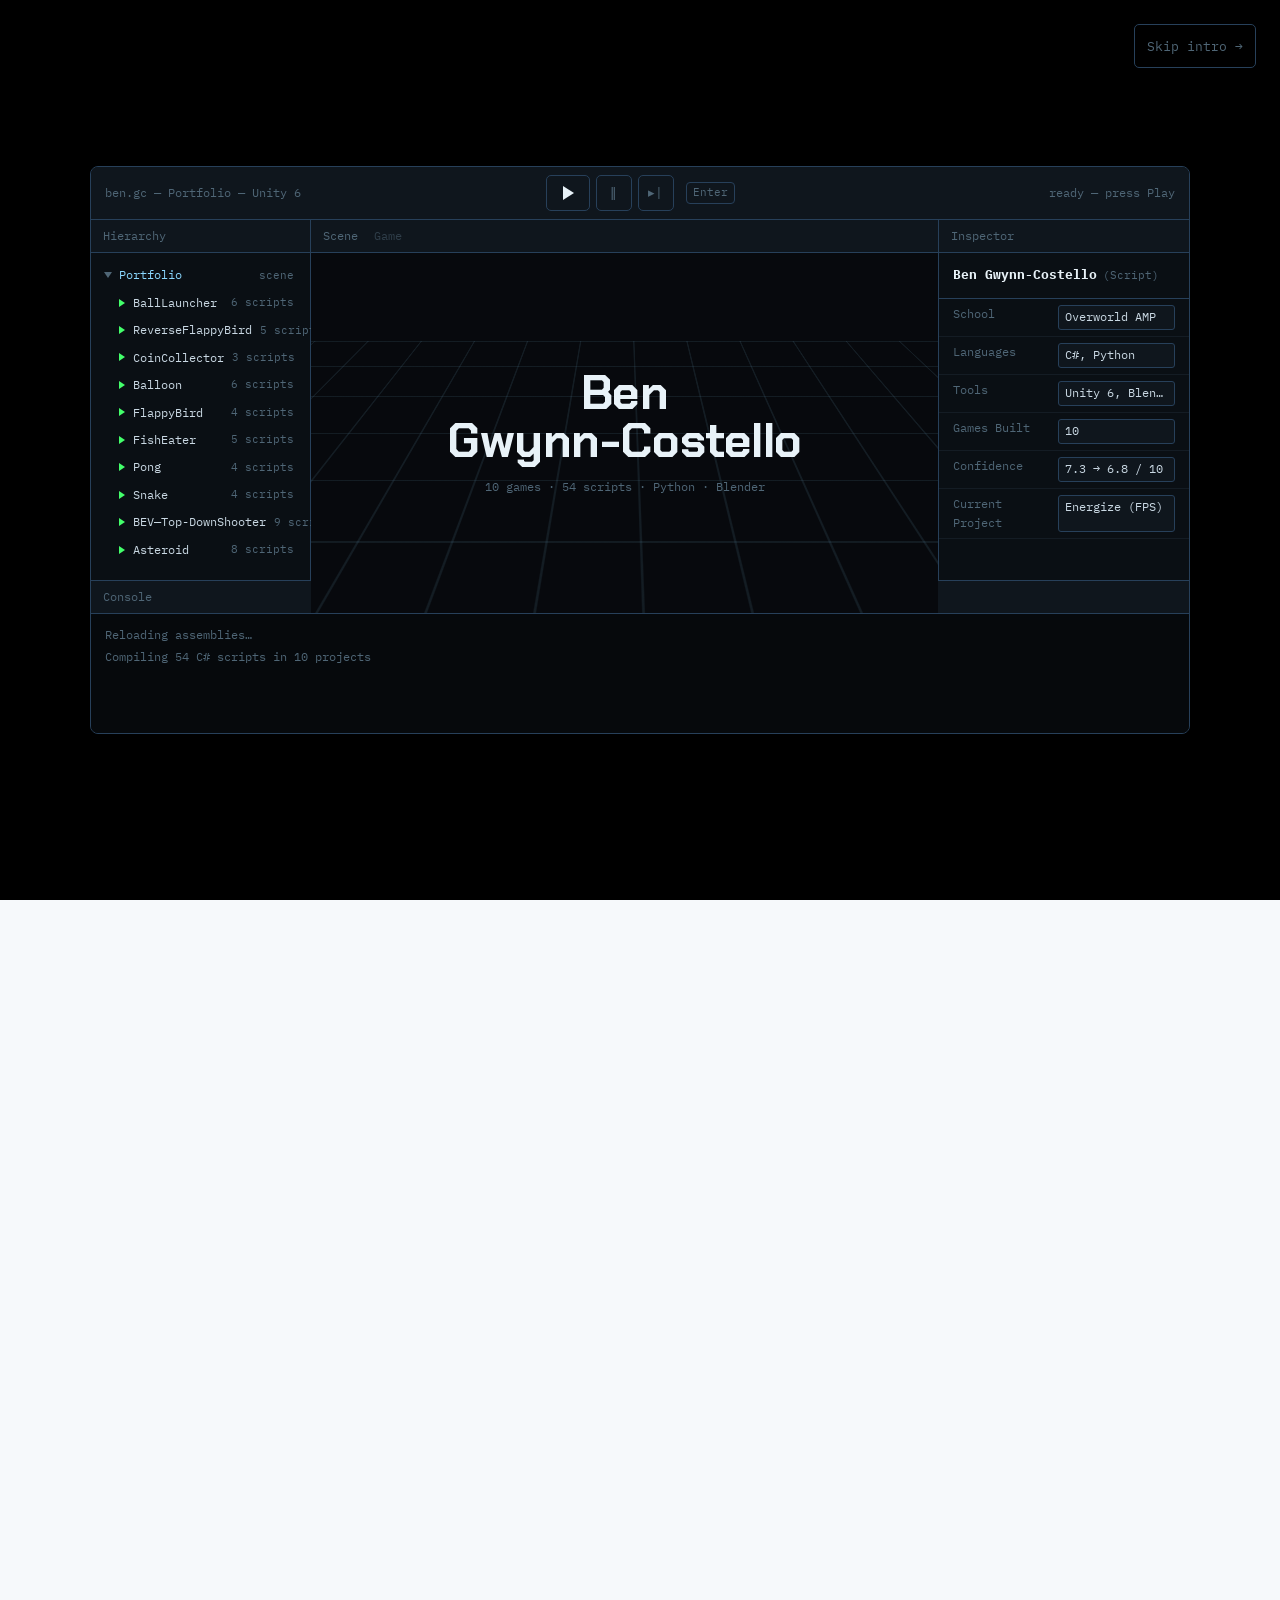
<file: index.html>
<!DOCTYPE html>
<html lang="en">
<head>
<meta charset="UTF-8">
<meta name="viewport" content="width=device-width, initial-scale=1.0">
<title>Ben Gwynn-Costello — portfolio</title>
<meta name="description" content="I make games in Unity with C#, write Python, model in Blender and I&#x27;m designing my own FPS, Energize. For every project I rated how confident I felt going in and coming out, so this site shows the work and what it taught me.">
<meta property="og:title" content="Ben Gwynn-Costello — portfolio">
<meta property="og:description" content="I make games in Unity with C#, write Python, model in Blender and I&#x27;m designing my own FPS, Energize. For every project I rated how confident I felt going in and coming out, so this site shows the work and what it taught me.">
<meta name="theme-color" content="#000000" media="(prefers-color-scheme: dark)">
<meta name="theme-color" content="#f6f9fb" media="(prefers-color-scheme: light)">
<link rel="icon" href="data:image/svg+xml,&lt;svg xmlns=&quot;http://www.w3.org/2000/svg&quot; viewBox=&quot;0 0 32 32&quot;&gt;&lt;rect width=&quot;32&quot; height=&quot;32&quot; rx=&quot;6&quot; fill=&quot;#000&quot;/&gt;&lt;rect x=&quot;7&quot; y=&quot;17&quot; width=&quot;5&quot; height=&quot;8&quot; fill=&quot;#2b4559&quot;/&gt;&lt;rect x=&quot;14&quot; y=&quot;11&quot; width=&quot;5&quot; height=&quot;14&quot; fill=&quot;#43ff6b&quot;/&gt;&lt;rect x=&quot;21&quot; y=&quot;7&quot; width=&quot;5&quot; height=&quot;18&quot; fill=&quot;#43ff6b&quot;/&gt;&lt;/svg&gt;">
<link rel="preconnect" href="https://fonts.googleapis.com">
<link rel="preconnect" href="https://fonts.gstatic.com" crossorigin>
<link href="https://fonts.googleapis.com/css2?family=Atkinson+Hyperlegible:wght@400;700&family=Chakra+Petch:wght@600;700&family=IBM+Plex+Mono:wght@400;500&display=swap" rel="stylesheet">
<link rel="stylesheet" href="style.css">
<script>try{var t=localStorage.getItem("ben-theme");if(t)document.documentElement.setAttribute("data-theme",t);}catch(e){}</script>
</head>
<body class="has-boot">
<a class="skip" href="#main">Skip to content</a>
<nav class="nav" aria-label="Site">
  <span class="progress" aria-hidden="true"></span>
  <div class="wrap">
    <a class="brand" href="index.html">ben.gc</a>
    <div class="nav-links">
      <a href="index.html#projects">Projects</a>
      <a href="index.html#about">About</a>
      <button class="theme" type="button" aria-label="Switch between light and dark theme" title="Light / dark">
        <span class="theme-sun" aria-hidden="true"></span><span class="theme-moon" aria-hidden="true"></span>
      </button>
    </div>
  </div>
</nav>

<div id="boot" aria-label="Intro">
  <button class="skip-intro" type="button" id="skip">Skip intro →</button>
  <div class="unity" role="group" aria-label="Ben's project in a Unity-style editor">
    <div class="u-top">
      <span class="u-title">ben.gc — Portfolio — Unity 6</span>
      <div class="u-play">
        <button class="play" id="run" type="button" disabled aria-label="Play"><span class="ptri"></span></button>
        <span class="pbtn" aria-hidden="true">‖</span><span class="pbtn" aria-hidden="true">▸|</span>
        <kbd>Enter</kbd>
      </div>
      <span class="u-right" id="status">compiling…</span>
    </div>
    <div class="u-body">
      <aside class="u-panel u-hier"><div class="u-head">Hierarchy</div><ul class="u-tree"><li class="root"><span class="tri open"></span>Portfolio<small>scene</small></li><li><span class="tri"></span>BallLauncher<small>6 scripts</small></li><li><span class="tri"></span>ReverseFlappyBird<small>5 scripts</small></li><li><span class="tri"></span>CoinCollector<small>3 scripts</small></li><li><span class="tri"></span>Balloon<small>6 scripts</small></li><li><span class="tri"></span>FlappyBird<small>4 scripts</small></li><li><span class="tri"></span>FishEater<small>5 scripts</small></li><li><span class="tri"></span>Pong<small>4 scripts</small></li><li><span class="tri"></span>Snake<small>4 scripts</small></li><li><span class="tri"></span>BEV—Top-DownShooter<small>9 scripts</small></li><li><span class="tri"></span>Asteroid<small>8 scripts</small></li></ul></aside>
      <section class="u-panel u-scene"><div class="u-head"><span>Scene</span><span>Game</span></div><div class="u-view" id="uview"><div class="u-grid"></div><div class="u-name">Ben<br>Gwynn-Costello</div><div class="u-sub">10 games · 54 scripts · Python · Blender</div></div></section>
      <aside class="u-panel u-insp"><div class="u-head">Inspector</div>
        <div class="u-comp"><b>Ben Gwynn-Costello</b><small>(Script)</small></div>
        <div class="u-row"><span>School</span><i>Overworld AMP</i></div>
        <div class="u-row"><span>Languages</span><i>C#, Python</i></div>
        <div class="u-row"><span>Tools</span><i>Unity 6, Blender</i></div>
        <div class="u-row"><span>Games Built</span><i>10</i></div>
        <div class="u-row"><span>Confidence</span><i>7.3 → 6.8 / 10</i></div>
        <div class="u-row"><span>Current Project</span><i>Energize (FPS)</i></div>
      </aside>
    </div>
    <div class="u-console"><div class="u-head">Console</div><div class="console-out" id="out"></div></div>
  </div>
  <script type="application/json" id="build-log">[["","Reloading assemblies…"],["","Compiling 54 C# scripts in 10 projects"],["ok","✓ BallLauncher · 6 scripts"],["ok","✓ ReverseFlappyBird · 5 scripts"],["ok","✓ CoinCollector · 3 scripts · confidence 8→8"],["ok","✓ Balloon · 6 scripts"],["ok","✓ FlappyBird · 4 scripts · confidence 7→7"],["ok","✓ FishEater · 5 scripts · confidence 7→6"],["ok","✓ Pong · 4 scripts · confidence 8→6"],["ok","✓ Snake · 4 scripts · confidence 8→6"],["ok","✓ BEV—Top-DownShooter · 9 scripts"],["ok","✓ Asteroid · 8 scripts · confidence 6→8"],["hi","Compilation finished · 0 errors · avg confidence 7.3 → 6.8"],["em","Entering Play Mode…"]]</script>
</div>
<div id="site">
<main id="main">
  <header class="hero">
    <div class="wrap">
      <p class="hero-course">Overworld AMP · student portfolio</p>
      <h1>Ben<br>Gwynn-Costello</h1>
      <p class="lead">I make games in Unity with C#, write Python, model in Blender and I&#x27;m designing my own FPS, Energize. For every project I rated how confident I felt going in and coming out, so this site shows the work and what it taught me.</p>
      <div class="chips"><span class='chip'>Unity</span><span class='chip'>C#</span><span class='chip'>Python</span><span class='chip'>Blender</span></div>
      
<div class="chart" aria-label="Confidence before and after each Unity project, out of 10">
  <div class="chart-head">
    <span>Confidence before → after each game</span>
    <span class="chart-key"><i class="key key-before"></i>Before <i class="key key-after"></i>After <em>out of 10</em></span>
  </div>
  <div class="chart-cols"><a class="ccol" href="projects/bowling.html"><span class="cdelta">first</span><div class="cbars"><div class="cbar cbar-none"><b>?</b></div><div class="cbar cbar-after" style="--v:5"><i></i><b>5</b></div></div><span class="clabel">Ball Launcher</span></a><a class="ccol" href="projects/coin-collector.html"><span class="cdelta ">=</span><div class="cbars"><div class="cbar cbar-before" style="--v:8"><i></i><b>8</b></div><div class="cbar cbar-after" style="--v:8"><i></i><b>8</b></div></div><span class="clabel">Coin Collector</span></a><a class="ccol" href="projects/flappy-bird.html"><span class="cdelta ">=</span><div class="cbars"><div class="cbar cbar-before" style="--v:7"><i></i><b>7</b></div><div class="cbar cbar-after" style="--v:7"><i></i><b>7</b></div></div><span class="clabel">Flappy Bird</span></a><a class="ccol" href="projects/fish-eater.html"><span class="cdelta down">-1</span><div class="cbars"><div class="cbar cbar-before" style="--v:7"><i></i><b>7</b></div><div class="cbar cbar-after" style="--v:6"><i></i><b>6</b></div></div><span class="clabel">Fish Eater</span></a><a class="ccol" href="projects/pong.html"><span class="cdelta down">-2</span><div class="cbars"><div class="cbar cbar-before" style="--v:8"><i></i><b>8</b></div><div class="cbar cbar-after" style="--v:6"><i></i><b>6</b></div></div><span class="clabel">Pong</span></a><a class="ccol" href="projects/snake.html"><span class="cdelta down">-2</span><div class="cbars"><div class="cbar cbar-before" style="--v:8"><i></i><b>8</b></div><div class="cbar cbar-after" style="--v:6"><i></i><b>6</b></div></div><span class="clabel">Snake</span></a><a class="ccol" href="projects/bev.html"><span class="cdelta">first</span><div class="cbars"><div class="cbar cbar-none"><b>?</b></div><div class="cbar cbar-after" style="--v:7"><i></i><b>7</b></div></div><span class="clabel">BEV — Top-Down Shooter</span></a><a class="ccol" href="projects/asteroid.html"><span class="cdelta up">+2</span><div class="cbars"><div class="cbar cbar-before" style="--v:6"><i></i><b>6</b></div><div class="cbar cbar-after" style="--v:8"><i></i><b>8</b></div></div><span class="clabel">Asteroid</span></a></div>
  <p class="chart-note">Rated by me at the start and end of each project. Going <em>down</em> usually meant I'd found out how much I didn't know yet — Asteroid, the last one, is where it all came together.</p>
</div>
    </div>
  </header>

  <section id="projects" class="wrap units">
    <h2>Projects</h2>
    <p class="section-lead">15 pieces of work, each with the real files as evidence: recordings, renders and the scripts I wrote.</p>
    <h3 class="group-label">Unity games<span>Eleven games in C#, in the order I made them. Each one reuses systems from the last.</span></h3><div class="grid">
<a class="card" href="projects/bowling.html">
  <span class="card-media"><img class="card-img" src="assets/bowling-thumb.jpg" alt="" width="1280" height="700" loading="lazy" decoding="async"><video class="card-video" muted loop playsinline preload="none" data-src="assets/bowling-gameplay.mp4" aria-hidden="true" tabindex="-1"></video></span>
  <div class="card-body">
    <div class="card-meta"><span>Unity · C#</span><span class="card-conf"><b>5</b>/10</span></div>
    <h3>Ball Launcher</h3>
    <p>My first Unity project and my first C# — a launcher that fires balls at a wall of boxes, scored by what gets knocked down.</p>
  </div>
</a>
<a class="card" href="projects/reverse-flappy.html">
  <span class="card-media"><img class="card-img" src="assets/reverse-flappy-thumb.jpg" alt="" width="1280" height="700" loading="lazy" decoding="async"><video class="card-video" muted loop playsinline preload="none" data-src="assets/reverse-flappy-gameplay.mp4" aria-hidden="true" tabindex="-1"></video></span>
  <div class="card-body">
    <div class="card-meta"><span>Unity · C# · 2D</span></div>
    <h3>Reverse Flappy Bird</h3>
    <p>My first 2D game: a ball falls down a hole and survives by landing on platforms that rise up. Touch the top or the bottom and it&#x27;s over.</p>
  </div>
</a>
<a class="card" href="projects/coin-collector.html">
  <span class="card-media"><img class="card-img" src="assets/coin-thumb.jpg" alt="" width="1280" height="700" loading="lazy" decoding="async"><video class="card-video" muted loop playsinline preload="none" data-src="assets/coin-gameplay.mp4" aria-hidden="true" tabindex="-1"></video></span>
  <div class="card-body">
    <div class="card-meta"><span>Unity · C#</span><span class="card-conf">8 → <b>8</b></span></div>
    <h3>Coin Collector</h3>
    <p>Collect coins that spawn on a timer at random spots. The more you collect, the faster you move.</p>
  </div>
</a>
<a class="card" href="projects/balloon.html">
  <span class="card-media"><img class="card-img" src="assets/balloon-thumb.jpg" alt="" width="1280" height="700" loading="lazy" decoding="async"><video class="card-video" muted loop playsinline preload="none" data-src="assets/balloon-gameplay.mp4" aria-hidden="true" tabindex="-1"></video></span>
  <div class="card-body">
    <div class="card-meta"><span>Unity · C# · 2D</span></div>
    <h3>Balloon</h3>
    <p>Balloons float up, you throw darts to pop them. The more you pop the higher the score. Simple to describe, surprisingly hard to get bug-free.</p>
  </div>
</a>
<a class="card" href="projects/flappy-bird.html">
  <span class="card-media"><img class="card-img" src="assets/flappy-thumb.jpg" alt="" width="1280" height="700" loading="lazy" decoding="async"><video class="card-video" muted loop playsinline preload="none" data-src="assets/flappy-gameplay.mp4" aria-hidden="true" tabindex="-1"></video></span>
  <div class="card-body">
    <div class="card-meta"><span>Unity · C# · 2D</span><span class="card-conf">7 → <b>7</b></span></div>
    <h3>Flappy Bird</h3>
    <p>A 2D Flappy Bird remake: constant falling, a flap button, pipe pairs at random sizes and a scoring trick to count each gap once.</p>
  </div>
</a>
<a class="card" href="projects/fish-eater.html">
  <span class="card-media"><img class="card-img" src="assets/fisheater-thumb.jpg" alt="" width="1280" height="700" loading="lazy" decoding="async"><video class="card-video" muted loop playsinline preload="none" data-src="assets/fisheater-gameplay.mp4" aria-hidden="true" tabindex="-1"></video></span>
  <div class="card-body">
    <div class="card-meta"><span>Unity · C# · 2D</span><span class="card-conf">7 → <b>6</b></span></div>
    <h3>Fish Eater</h3>
    <p>Swim, eat smaller fish, grow. Fish spawn at random sizes and are colour-coded so you can tell what&#x27;s safe to eat.</p>
  </div>
</a>
<a class="card" href="projects/pong.html">
  <span class="card-media"><img class="card-img" src="assets/pong-thumb.jpg" alt="" width="1280" height="700" loading="lazy" decoding="async"><video class="card-video" muted loop playsinline preload="none" data-src="assets/pong-gameplay.mp4" aria-hidden="true" tabindex="-1"></video></span>
  <div class="card-body">
    <div class="card-meta"><span>Unity · C# · 2D</span><span class="card-conf">8 → <b>6</b></span></div>
    <h3>Pong</h3>
    <p>Two-player Pong with a bounce that depends on where the ball hits the paddle.</p>
  </div>
</a>
<a class="card" href="projects/snake.html">
  <span class="card-media"><img class="card-img" src="assets/snake-thumb.jpg" alt="" width="1280" height="700" loading="lazy" decoding="async"><video class="card-video" muted loop playsinline preload="none" data-src="assets/snake-gameplay.mp4" aria-hidden="true" tabindex="-1"></video></span>
  <div class="card-body">
    <div class="card-meta"><span>Unity · C# · 2D · Lists</span><span class="card-conf">8 → <b>6</b></span></div>
    <h3>Snake</h3>
    <p>The Nokia classic with its rigid, grid-locked movement — and my first use of lists in C# to make the body follow the head.</p>
  </div>
</a>
<a class="card" href="projects/bev.html">
  <span class="card-media"><img class="card-img" src="assets/bev-thumb.jpg" alt="" width="1280" height="700" loading="lazy" decoding="async"><video class="card-video" muted loop playsinline preload="none" data-src="assets/bev-gameplay.mp4" aria-hidden="true" tabindex="-1"></video></span>
  <div class="card-body">
    <div class="card-meta"><span>Unity · C# · 2D</span><span class="card-conf"><b>7</b>/10</span></div>
    <h3>BEV — Top-Down Shooter</h3>
    <p>Bird&#x27;s-eye-view shooter: enemies spawn from a random side and hunt you, elites shoot back, and you aim with the mouse. The hardest code I&#x27;ve written so far.</p>
  </div>
</a>
<a class="card" href="projects/asteroid.html">
  <span class="card-media"><img class="card-img" src="assets/asteroid-thumb.jpg" alt="" width="1280" height="700" loading="lazy" decoding="async"><video class="card-video" muted loop playsinline preload="none" data-src="assets/asteroid-gameplay.mp4" aria-hidden="true" tabindex="-1"></video></span>
  <div class="card-body">
    <div class="card-meta"><span>Unity · C# · 2D</span><span class="card-conf">6 → <b>8</b></span></div>
    <h3>Asteroid</h3>
    <p>Dodge and shoot incoming asteroids. Five difficulty levels ramp the spawn rate as your score climbs, with a fire-rate limit so you have to time your shots.</p>
  </div>
</a></div><h3 class="group-label">Python<span>Where I started with code.</span></h3><div class="rows">
<a class="row" href="projects/python.html">
  <span class="row-img row-empty"></span>
  <span class="row-text"><span class="row-title">Python scripts</span><span class="row-sum">Rock Paper Scissors, FizzBuzz, an email checker and a few exercises — including rewriting RPS from 120 lines down to 50.</span></span>
  <span class="row-tools">Python</span>
</a></div><h3 class="group-label">3D modelling<span>Blender work for Energize.</span></h3><div class="rows">
<a class="row" href="projects/plasma-pistol.html">
  <img class="row-img" src="assets/gun-left.jpg" alt="" width="1600" height="843" loading="lazy" decoding="async">
  <span class="row-text"><span class="row-title">Plasma Crystal Pistol</span><span class="row-sum">My first 3D model: the crystal-powered pistol from Energize, modelled in Blender, textured with emission and imported into Unity as a prefab.</span></span>
  <span class="row-tools">Blender · Unity</span><span class="row-conf"><b>8</b>/10</span>
</a>
<a class="row" href="projects/power-plant.html">
  <img class="row-img" src="assets/space-building.jpg" alt="" width="1600" height="900" loading="lazy" decoding="async">
  <span class="row-text"><span class="row-title">Power Plant</span><span class="row-sum">The one undamaged building in Energize&#x27;s first level — the power plant the enemies come out to protect.</span></span>
  <span class="row-tools">Blender</span>
</a></div><h3 class="group-label">Animation<span>Blender exercises on the 12 principles.</span></h3><div class="rows">
<a class="row" href="projects/animation.html">
  <span class="row-img row-empty"></span>
  <span class="row-text"><span class="row-title">Animation exercises</span><span class="row-sum">The classic Blender exercises — ball bounce, ball with tail, pendulum swing and a sword scene — built around the 12 principles of animation.</span></span>
  <span class="row-tools">Blender</span>
</a></div><h3 class="group-label">Game concept<span>The game all of this is heading towards.</span></h3><div class="rows">
<a class="row" href="projects/energize.html">
  <img class="row-img" src="assets/energize-corridor-up.jpg" alt="" width="1600" height="900" loading="lazy" decoding="async">
  <span class="row-text"><span class="row-title">Energize — game concept</span><span class="row-sum">My own FPS: fast, chaotic, low-poly — old-school Doom meets Cruelty Squad. Pitch deck, design document, enemy stats and the first level pieces.</span></span>
  <span class="row-tools">Game design document · Pitch deck · Blender</span>
</a></div>
  </section>

  <section id="about" class="wrap about">
    <h2>About</h2>
    <div class="about-box"><p>I&#x27;m a student at Overworld AMP. I started with Python, moved to C# in Unity with a bowling-style launcher, and have since built ten more games — each one borrowing systems from the last and adding something new: lists, collisions, spawners, difficulty curves.</p><p>Outside the games I model in Blender, animate the classic exercises, and I&#x27;m building the world for Energize, a fast, low-poly, old-school FPS. The plasma pistol on this site is its first weapon.</p></div>
  </section>
</main>

<footer class="foot">
  <div class="wrap">
    
    <p><button type="button" id="replay" class="replay">↻ replay intro</button> · Ben Gwynn-Costello — Overworld AMP 2026</p>
  </div>
</footer>
<script>
(function(){
  var b=document.querySelector('.theme'); if(!b) return;
  function cur(){ var a=document.documentElement.getAttribute('data-theme'); if(a) return a;
    return window.matchMedia&&window.matchMedia('(prefers-color-scheme: light)').matches?'light':'dark'; }
  b.addEventListener('click',function(){ var n=cur()==='dark'?'light':'dark';
    document.documentElement.setAttribute('data-theme',n); try{localStorage.setItem('ben-theme',n);}catch(e){} });
})();
(function(){
  var reduce = window.matchMedia && window.matchMedia('(prefers-reduced-motion: reduce)').matches;
  var boot = document.getElementById('boot'), site = document.getElementById('site');
  if (boot) {
    var run = document.getElementById('run'), out = document.getElementById('out'), status = document.getElementById('status');
    var LOG = JSON.parse(document.getElementById('build-log').textContent);
    var seen = false; try { seen = localStorage.getItem('ben-intro-seen') === '1'; } catch(e) {}
    if (/[?&#]intro/.test(location.search + location.hash)) { seen = false; }
    function launch(){ boot.classList.add('leaving'); site.classList.add('on'); document.body.classList.add('ran'); try{localStorage.setItem('ben-intro-seen','1');}catch(e){} setTimeout(function(){ boot.classList.add('gone'); }, reduce ? 0 : 900); }
    var launched = false;
    function doRun(){
      if (launched || run.disabled) return; launched = true; run.disabled = true; run.classList.add('on'); boot.classList.add('playmode'); status.textContent = 'entering play mode';
      var delay = 0, step = reduce ? 0 : 120;
      LOG.slice(2).forEach(function(b){ var el = document.createElement('span'); el.className = 'line ' + b[0]; el.textContent = b[1]; out.appendChild(el); out.appendChild(document.createTextNode('\n')); delay += step; setTimeout(function(){ el.classList.add('show'); }, delay); });
      setTimeout(launch, delay + (reduce ? 0 : 350));
    }
    if (seen || reduce) { boot.classList.add('gone'); site.classList.add('on'); document.body.classList.add('ran'); }
    else {
      var pre = 0; LOG.slice(0,2).forEach(function(b){ var el = document.createElement('span'); el.className = 'line ' + b[0]; el.textContent = b[1]; out.appendChild(el); out.appendChild(document.createTextNode('\n')); pre += 400; setTimeout(function(){ el.classList.add('show'); }, pre); });
      setTimeout(function(){ run.disabled = false; run.classList.add('ready'); status.textContent = 'ready — press Play'; }, pre + 500);
      run.addEventListener('click', doRun);
      document.addEventListener('keydown', function(e){ if (e.key === 'Enter' && !boot.classList.contains('gone')) doRun(); });
      document.getElementById('skip').addEventListener('click', launch);
    }
    var rp = document.getElementById('replay'); if (rp) rp.addEventListener('click', function(){ try{localStorage.removeItem('ben-intro-seen');}catch(e){} location.reload(); });
  } else if (site) { site.classList.add('on'); }
  var chart = document.querySelector('.chart');
  if (chart && !reduce && 'IntersectionObserver' in window) {
    chart.classList.add('armed');
    var io = new IntersectionObserver(function(es){ es.forEach(function(e){ if (e.isIntersecting) { chart.classList.add('in'); io.disconnect(); } }); }, {threshold:.35});
    io.observe(chart);
  }
  var fine = window.matchMedia && window.matchMedia('(hover: hover) and (pointer: fine)').matches;
  if (fine && !reduce) {
    document.querySelectorAll('.card-media').forEach(function(m){
      var v = m.querySelector('video'); if (!v) return;
      var c = m.closest('.card');
      c.addEventListener('mouseenter', function(){ if (!v.src) v.src = v.getAttribute('data-src'); v.currentTime = 0; v.play().catch(function(){}); m.classList.add('playing'); });
      c.addEventListener('mouseleave', function(){ v.pause(); m.classList.remove('playing'); });
    });
  }
  var bar = document.querySelector('.progress');
  if (bar) { var tick = function(){ var h = document.documentElement; var max = h.scrollHeight - h.clientHeight; bar.style.transform = 'scaleX(' + (max > 0 ? h.scrollTop / max : 0) + ')'; }; addEventListener('scroll', tick, {passive:true}); tick(); }
})();
</script>
</body>
</html>
</div>
</file>
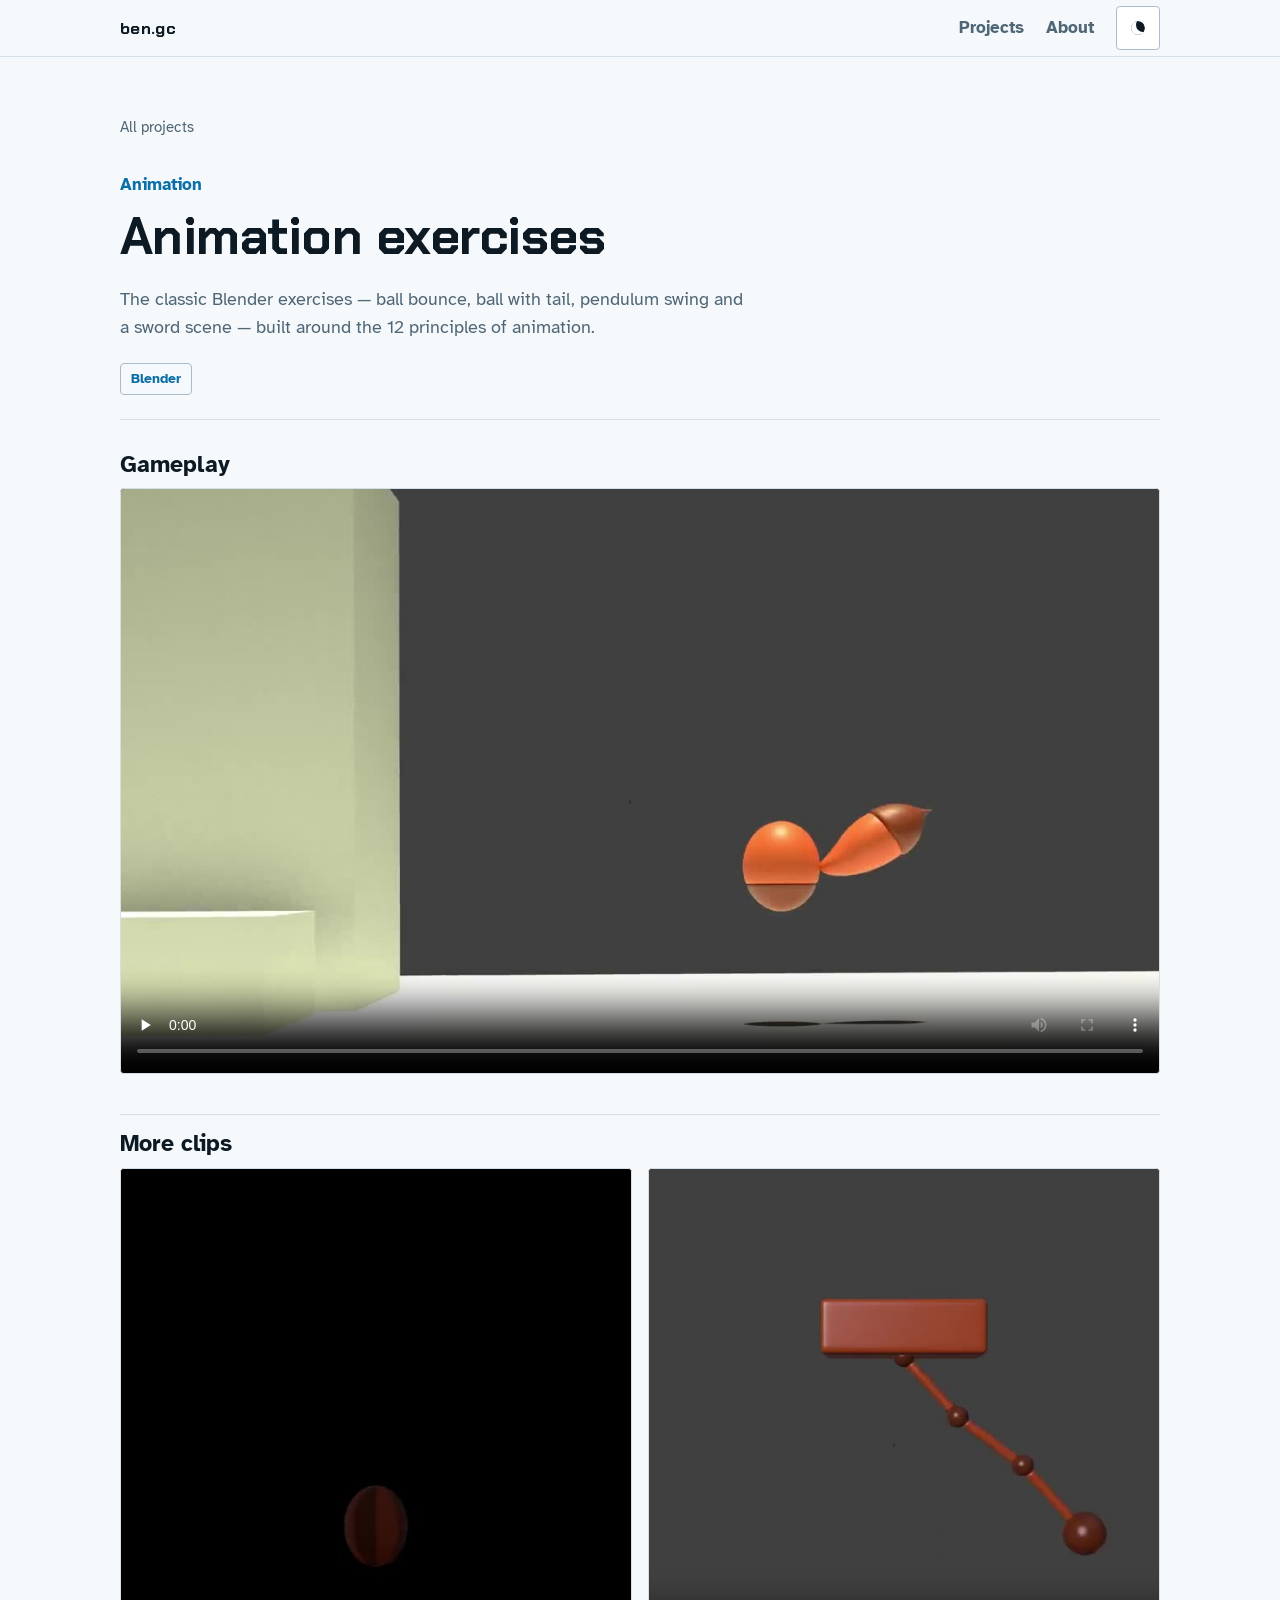
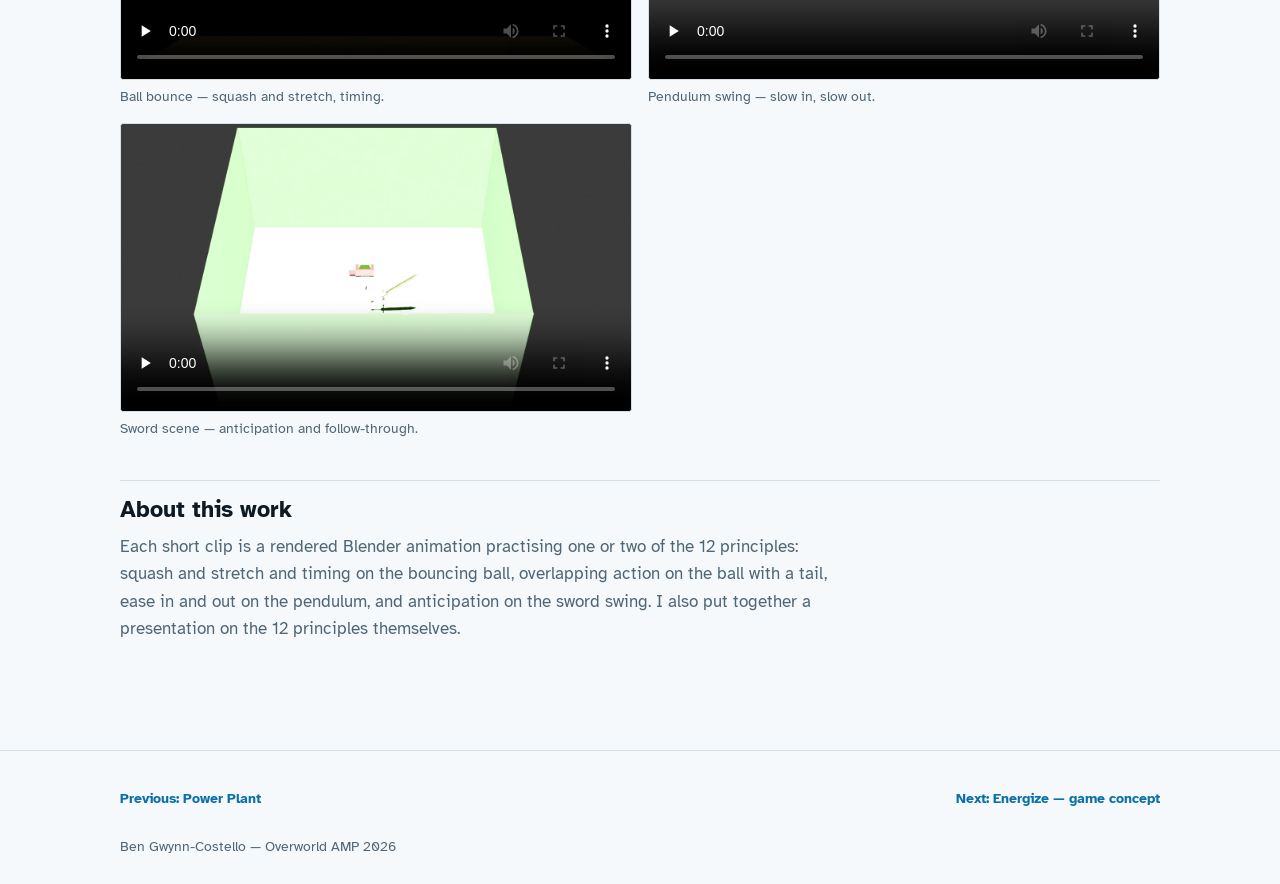
<file: projects/animation.html>
<!DOCTYPE html>
<html lang="en">
<head>
<meta charset="UTF-8">
<meta name="viewport" content="width=device-width, initial-scale=1.0">
<title>Animation exercises — Ben Gwynn-Costello</title>
<meta name="description" content="The classic Blender exercises — ball bounce, ball with tail, pendulum swing and a sword scene — built around the 12 principles of animation.">
<meta property="og:title" content="Animation exercises — Ben Gwynn-Costello">
<meta property="og:description" content="The classic Blender exercises — ball bounce, ball with tail, pendulum swing and a sword scene — built around the 12 principles of animation.">
<meta name="theme-color" content="#000000" media="(prefers-color-scheme: dark)">
<meta name="theme-color" content="#f6f9fb" media="(prefers-color-scheme: light)">
<link rel="icon" href="data:image/svg+xml,&lt;svg xmlns=&quot;http://www.w3.org/2000/svg&quot; viewBox=&quot;0 0 32 32&quot;&gt;&lt;rect width=&quot;32&quot; height=&quot;32&quot; rx=&quot;6&quot; fill=&quot;#000&quot;/&gt;&lt;rect x=&quot;7&quot; y=&quot;17&quot; width=&quot;5&quot; height=&quot;8&quot; fill=&quot;#2b4559&quot;/&gt;&lt;rect x=&quot;14&quot; y=&quot;11&quot; width=&quot;5&quot; height=&quot;14&quot; fill=&quot;#43ff6b&quot;/&gt;&lt;rect x=&quot;21&quot; y=&quot;7&quot; width=&quot;5&quot; height=&quot;18&quot; fill=&quot;#43ff6b&quot;/&gt;&lt;/svg&gt;">
<link rel="preconnect" href="https://fonts.googleapis.com">
<link rel="preconnect" href="https://fonts.gstatic.com" crossorigin>
<link href="https://fonts.googleapis.com/css2?family=Atkinson+Hyperlegible:wght@400;700&family=Chakra+Petch:wght@600;700&family=IBM+Plex+Mono:wght@400;500&display=swap" rel="stylesheet">
<link rel="stylesheet" href="../style.css">
<script>try{var t=localStorage.getItem("ben-theme");if(t)document.documentElement.setAttribute("data-theme",t);}catch(e){}</script>
</head>
<body>
<a class="skip" href="#main">Skip to content</a>
<nav class="nav" aria-label="Site">
  <span class="progress" aria-hidden="true"></span>
  <div class="wrap">
    <a class="brand" href="../index.html">ben.gc</a>
    <div class="nav-links">
      <a href="../index.html#projects">Projects</a>
      <a href="../index.html#about">About</a>
      <button class="theme" type="button" aria-label="Switch between light and dark theme" title="Light / dark">
        <span class="theme-sun" aria-hidden="true"></span><span class="theme-moon" aria-hidden="true"></span>
      </button>
    </div>
  </div>
</nav>

<main id="main" class="wrap">
  <header class="proj-head">
    <a class="back" href="../index.html#projects">All projects</a>
    <p class="proj-group">Animation</p>
    <h1>Animation exercises</h1>
    <p class="lead">The classic Blender exercises — ball bounce, ball with tail, pendulum swing and a sword scene — built around the 12 principles of animation.</p>
    <div class="chips"><span class='chip'>Blender</span></div>
  </header>

  <section>
    <h2>Gameplay</h2>
    <video class="media" src="../assets/anim-ball-tail.mp4" poster="../assets/anim-ball-tail-poster.jpg" controls preload="none" playsinline loop></video>
  </section><section><h2>More clips</h2><div class="media-grid"><figure><video class="media" src="../assets/anim-ball-bounce.mp4" poster="../assets/anim-ball-bounce-poster.jpg" controls loop preload="none" playsinline></video><figcaption>Ball bounce — squash and stretch, timing.</figcaption></figure><figure><video class="media" src="../assets/anim-pendulum.mp4" poster="../assets/anim-pendulum-poster.jpg" controls loop preload="none" playsinline></video><figcaption>Pendulum swing — slow in, slow out.</figcaption></figure><figure><video class="media" src="../assets/anim-sword.mp4" poster="../assets/anim-sword-poster.jpg" controls loop preload="none" playsinline></video><figcaption>Sword scene — anticipation and follow-through.</figcaption></figure></div></section>
  <section>
    <h2>About this work</h2><p>Each short clip is a rendered Blender animation practising one or two of the 12 principles: squash and stretch and timing on the bouncing ball, overlapping action on the ball with a tail, ease in and out on the pendulum, and anticipation on the sword swing. I also put together a presentation on the 12 principles themselves.</p></section></main>
<footer class="foot">
  <div class="wrap">
    <nav class="pager" aria-label="Project navigation"><a href="../projects/power-plant.html" rel="prev">Previous: Power Plant</a><a href="../projects/energize.html" rel="next">Next: Energize — game concept</a></nav>
    <p>Ben Gwynn-Costello — Overworld AMP 2026</p>
  </div>
</footer>
<script>
(function(){
  var b=document.querySelector('.theme'); if(!b) return;
  function cur(){ var a=document.documentElement.getAttribute('data-theme'); if(a) return a;
    return window.matchMedia&&window.matchMedia('(prefers-color-scheme: light)').matches?'light':'dark'; }
  b.addEventListener('click',function(){ var n=cur()==='dark'?'light':'dark';
    document.documentElement.setAttribute('data-theme',n); try{localStorage.setItem('ben-theme',n);}catch(e){} });
})();
(function(){
  var reduce = window.matchMedia && window.matchMedia('(prefers-reduced-motion: reduce)').matches;
  var boot = document.getElementById('boot'), site = document.getElementById('site');
  if (boot) {
    var run = document.getElementById('run'), out = document.getElementById('out'), status = document.getElementById('status');
    var LOG = JSON.parse(document.getElementById('build-log').textContent);
    var seen = false; try { seen = localStorage.getItem('ben-intro-seen') === '1'; } catch(e) {}
    if (/[?&#]intro/.test(location.search + location.hash)) { seen = false; }
    function launch(){ boot.classList.add('leaving'); site.classList.add('on'); document.body.classList.add('ran'); try{localStorage.setItem('ben-intro-seen','1');}catch(e){} setTimeout(function(){ boot.classList.add('gone'); }, reduce ? 0 : 900); }
    var launched = false;
    function doRun(){
      if (launched || run.disabled) return; launched = true; run.disabled = true; run.classList.add('on'); boot.classList.add('playmode'); status.textContent = 'entering play mode';
      var delay = 0, step = reduce ? 0 : 120;
      LOG.slice(2).forEach(function(b){ var el = document.createElement('span'); el.className = 'line ' + b[0]; el.textContent = b[1]; out.appendChild(el); out.appendChild(document.createTextNode('\n')); delay += step; setTimeout(function(){ el.classList.add('show'); }, delay); });
      setTimeout(launch, delay + (reduce ? 0 : 350));
    }
    if (seen || reduce) { boot.classList.add('gone'); site.classList.add('on'); document.body.classList.add('ran'); }
    else {
      var pre = 0; LOG.slice(0,2).forEach(function(b){ var el = document.createElement('span'); el.className = 'line ' + b[0]; el.textContent = b[1]; out.appendChild(el); out.appendChild(document.createTextNode('\n')); pre += 400; setTimeout(function(){ el.classList.add('show'); }, pre); });
      setTimeout(function(){ run.disabled = false; run.classList.add('ready'); status.textContent = 'ready — press Play'; }, pre + 500);
      run.addEventListener('click', doRun);
      document.addEventListener('keydown', function(e){ if (e.key === 'Enter' && !boot.classList.contains('gone')) doRun(); });
      document.getElementById('skip').addEventListener('click', launch);
    }
    var rp = document.getElementById('replay'); if (rp) rp.addEventListener('click', function(){ try{localStorage.removeItem('ben-intro-seen');}catch(e){} location.reload(); });
  } else if (site) { site.classList.add('on'); }
  var chart = document.querySelector('.chart');
  if (chart && !reduce && 'IntersectionObserver' in window) {
    chart.classList.add('armed');
    var io = new IntersectionObserver(function(es){ es.forEach(function(e){ if (e.isIntersecting) { chart.classList.add('in'); io.disconnect(); } }); }, {threshold:.35});
    io.observe(chart);
  }
  var fine = window.matchMedia && window.matchMedia('(hover: hover) and (pointer: fine)').matches;
  if (fine && !reduce) {
    document.querySelectorAll('.card-media').forEach(function(m){
      var v = m.querySelector('video'); if (!v) return;
      var c = m.closest('.card');
      c.addEventListener('mouseenter', function(){ if (!v.src) v.src = v.getAttribute('data-src'); v.currentTime = 0; v.play().catch(function(){}); m.classList.add('playing'); });
      c.addEventListener('mouseleave', function(){ v.pause(); m.classList.remove('playing'); });
    });
  }
  var bar = document.querySelector('.progress');
  if (bar) { var tick = function(){ var h = document.documentElement; var max = h.scrollHeight - h.clientHeight; bar.style.transform = 'scaleX(' + (max > 0 ? h.scrollTop / max : 0) + ')'; }; addEventListener('scroll', tick, {passive:true}); tick(); }
})();
</script>
</body>
</html>
</file>
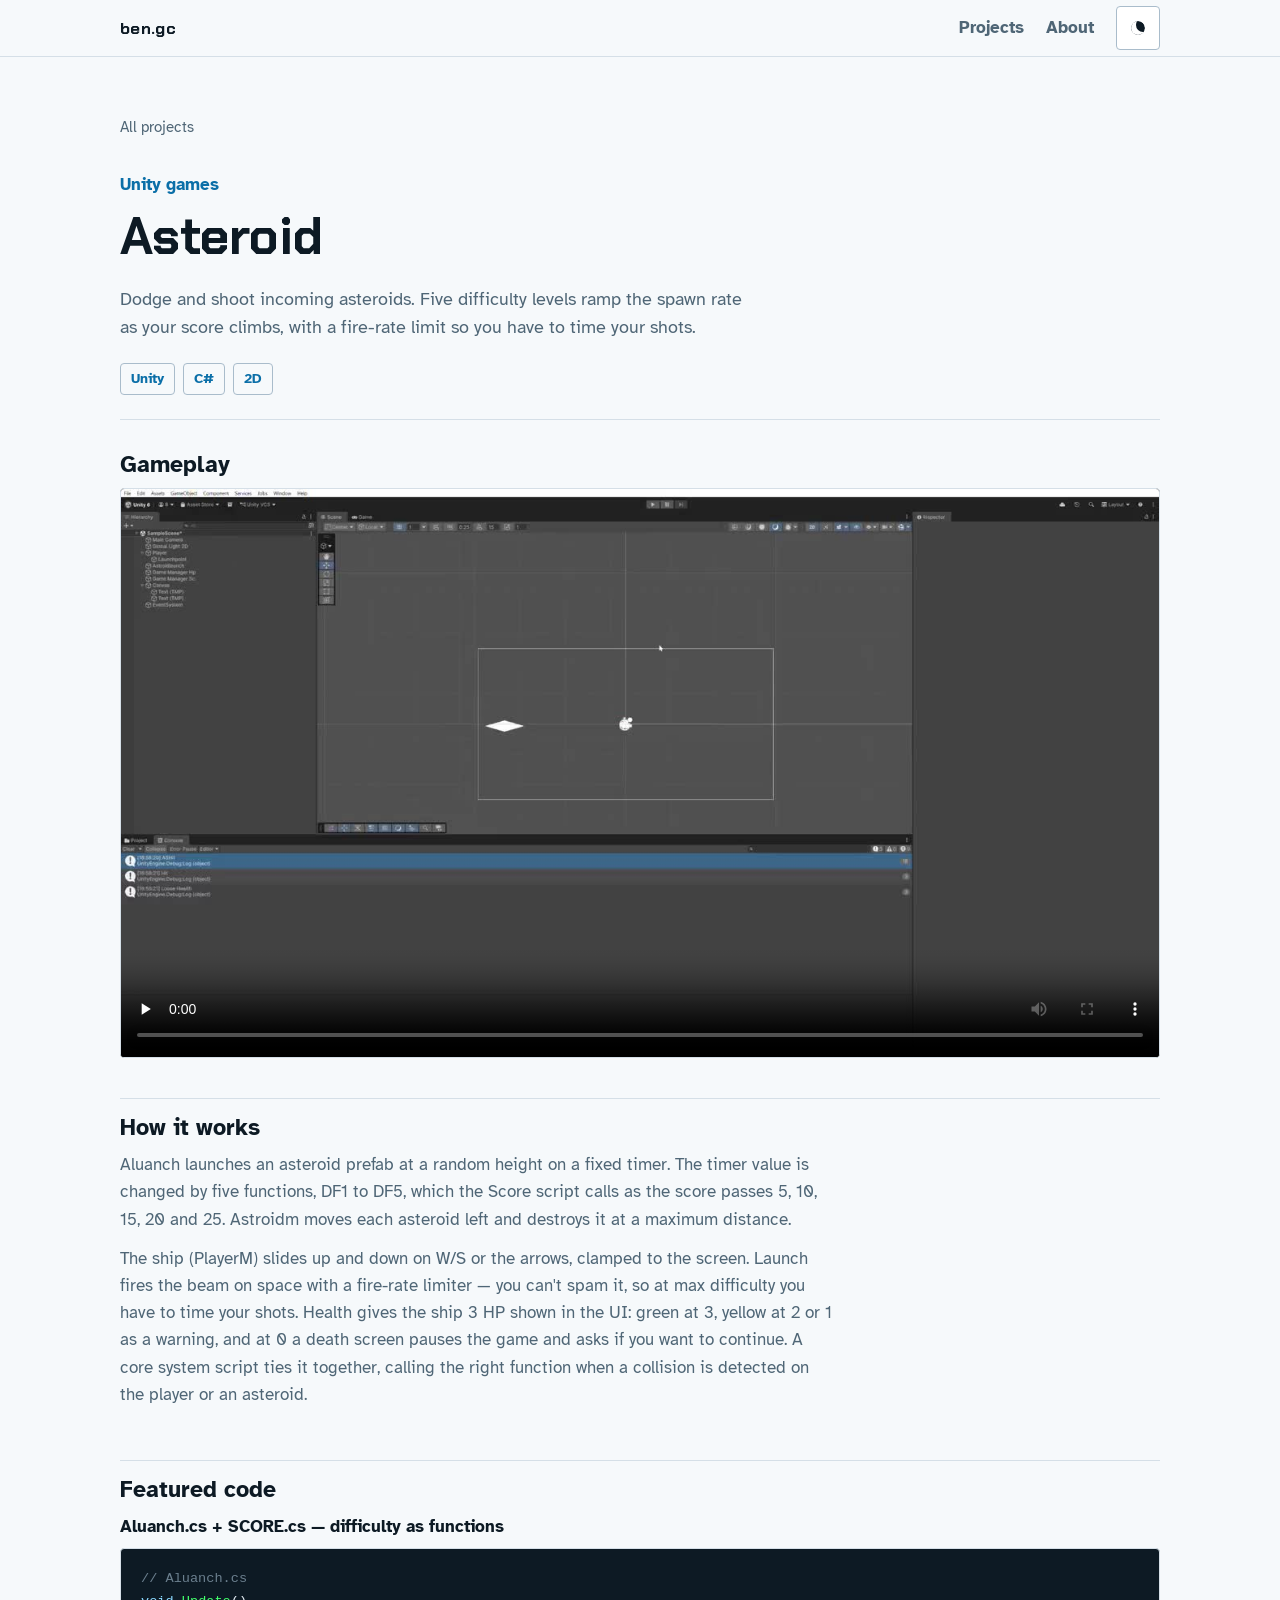
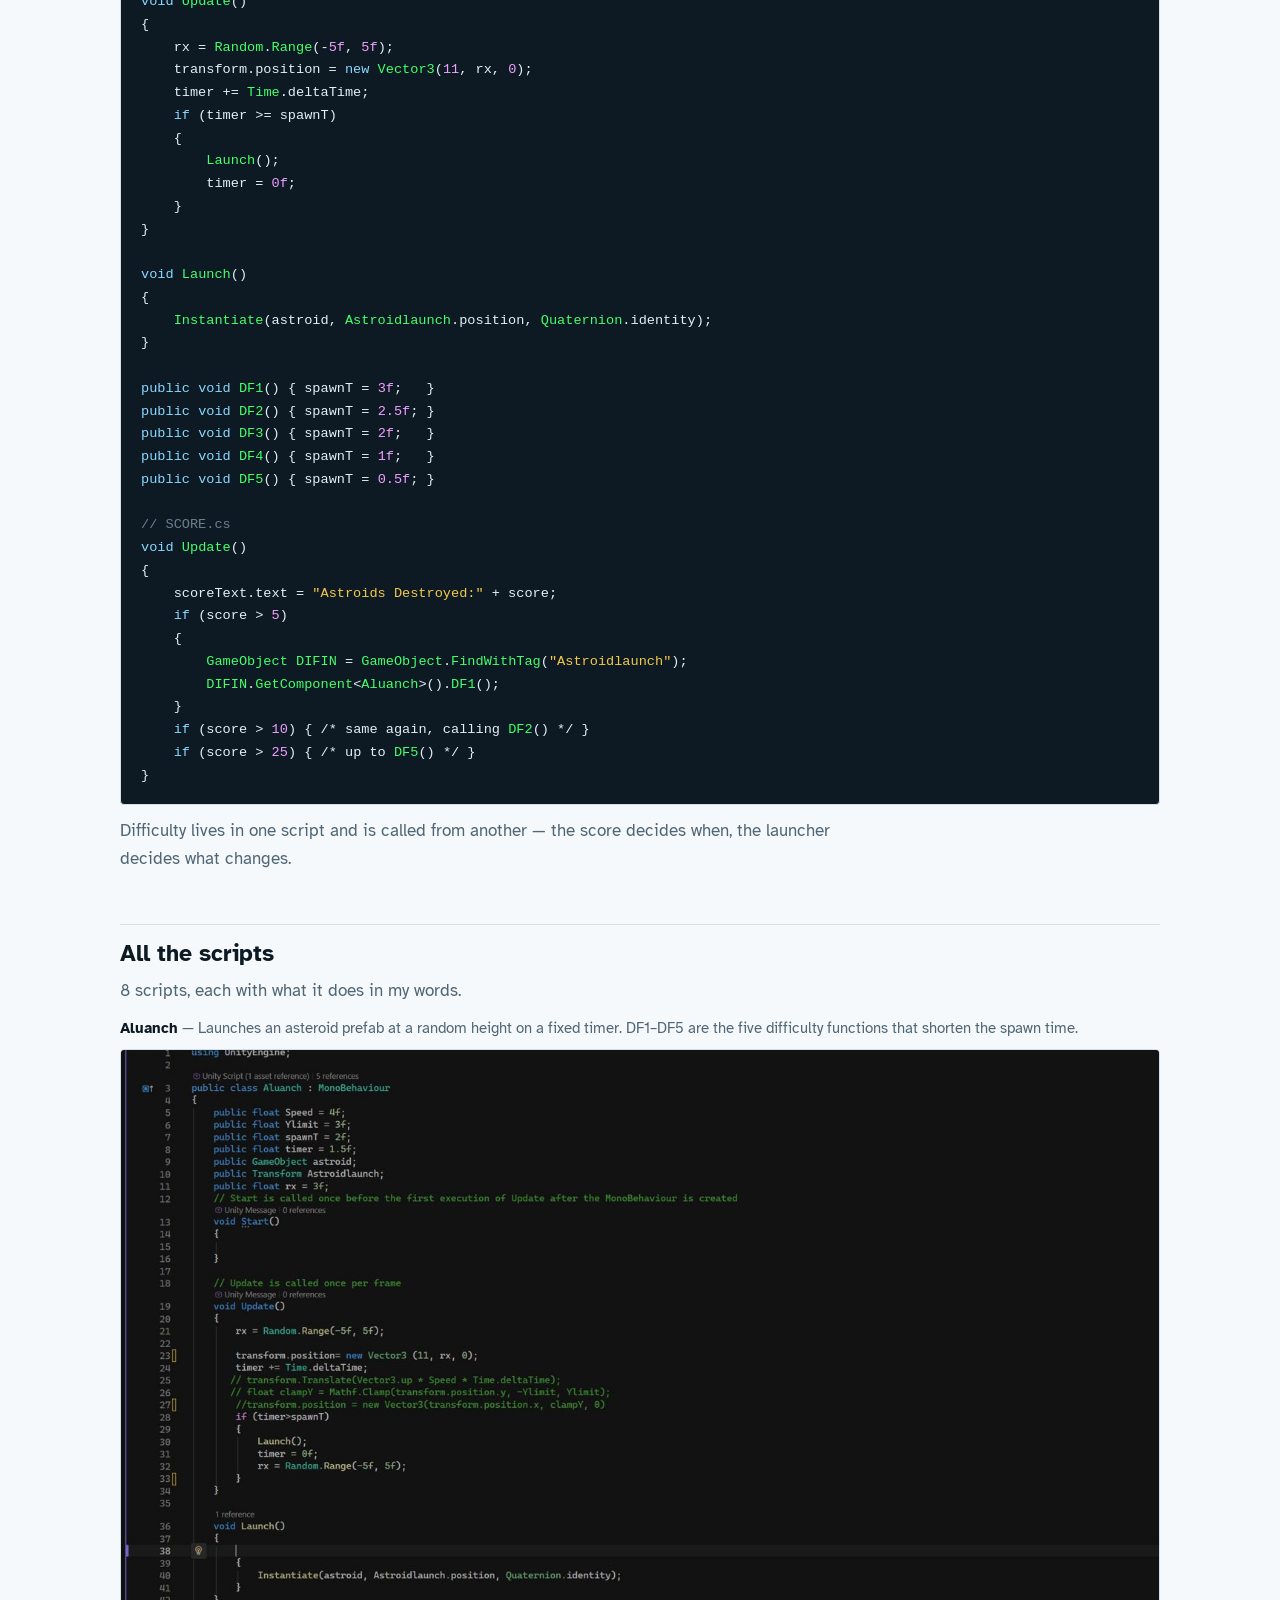
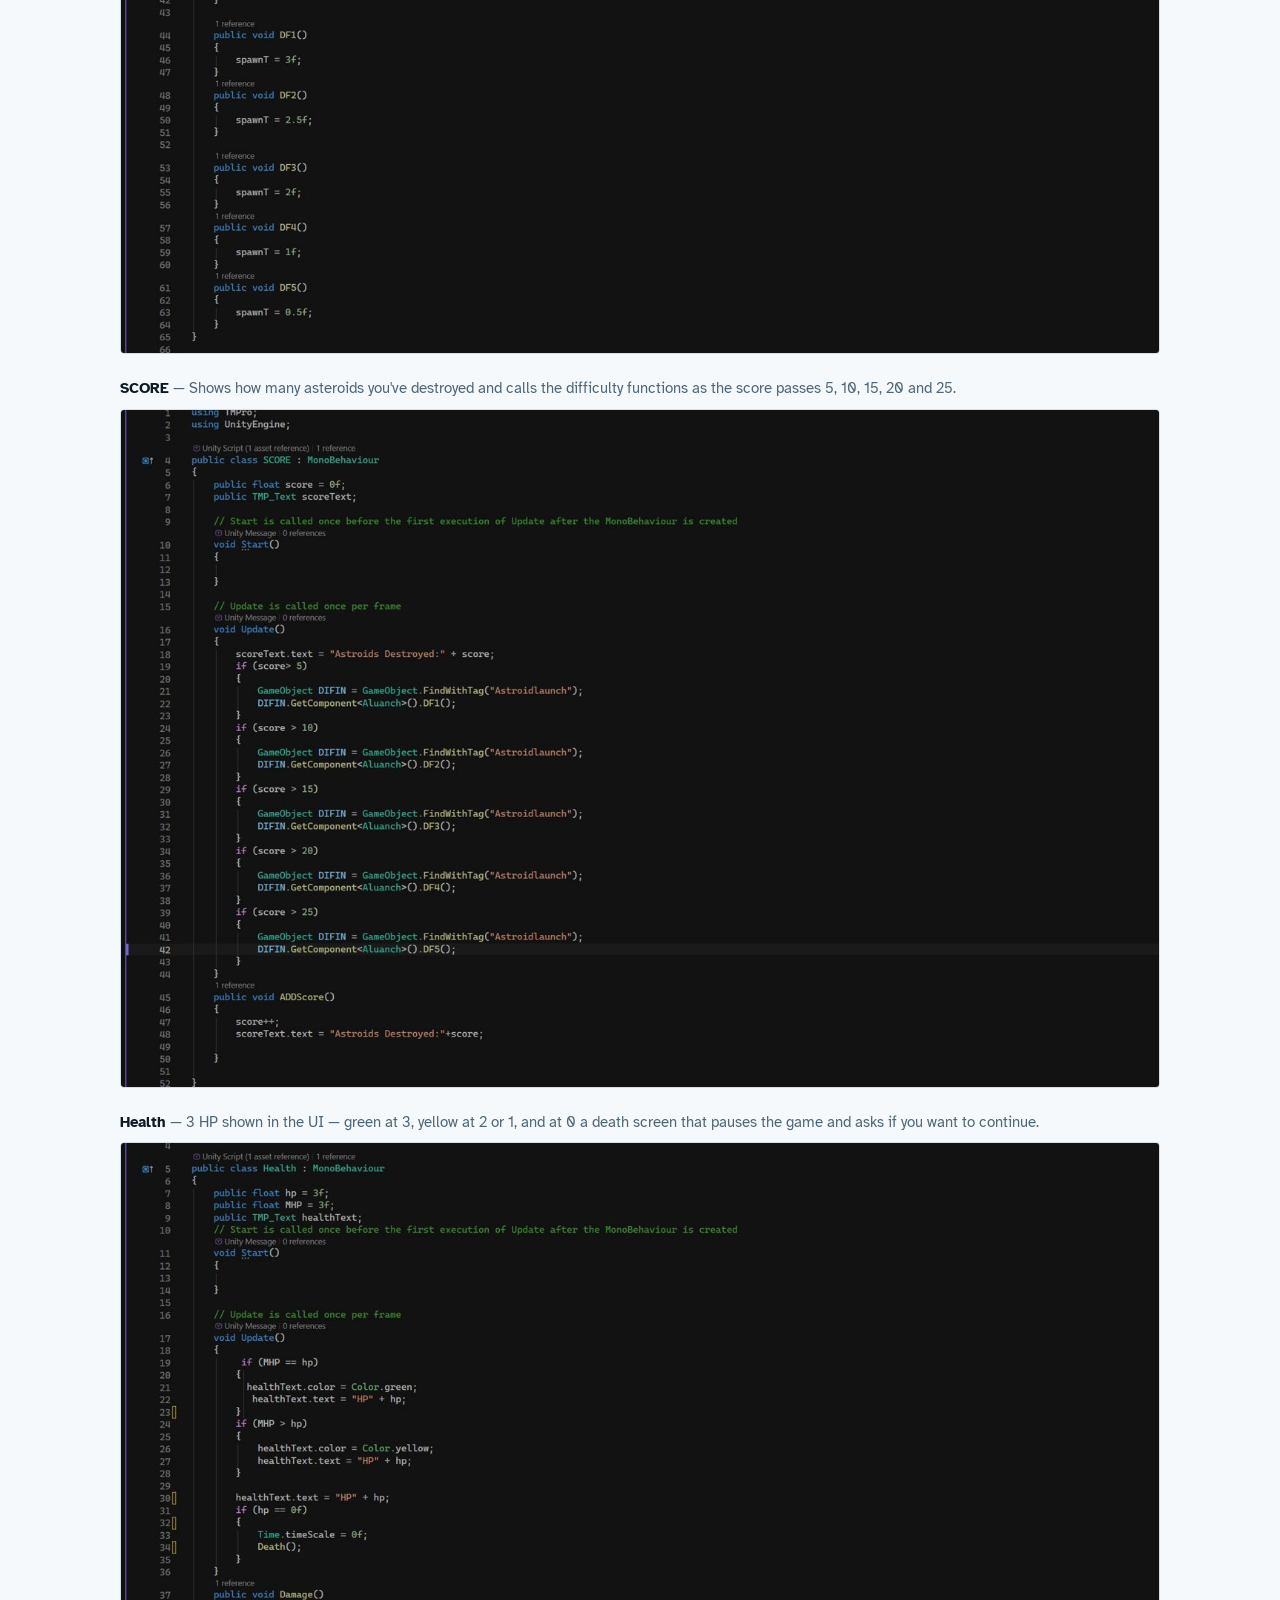
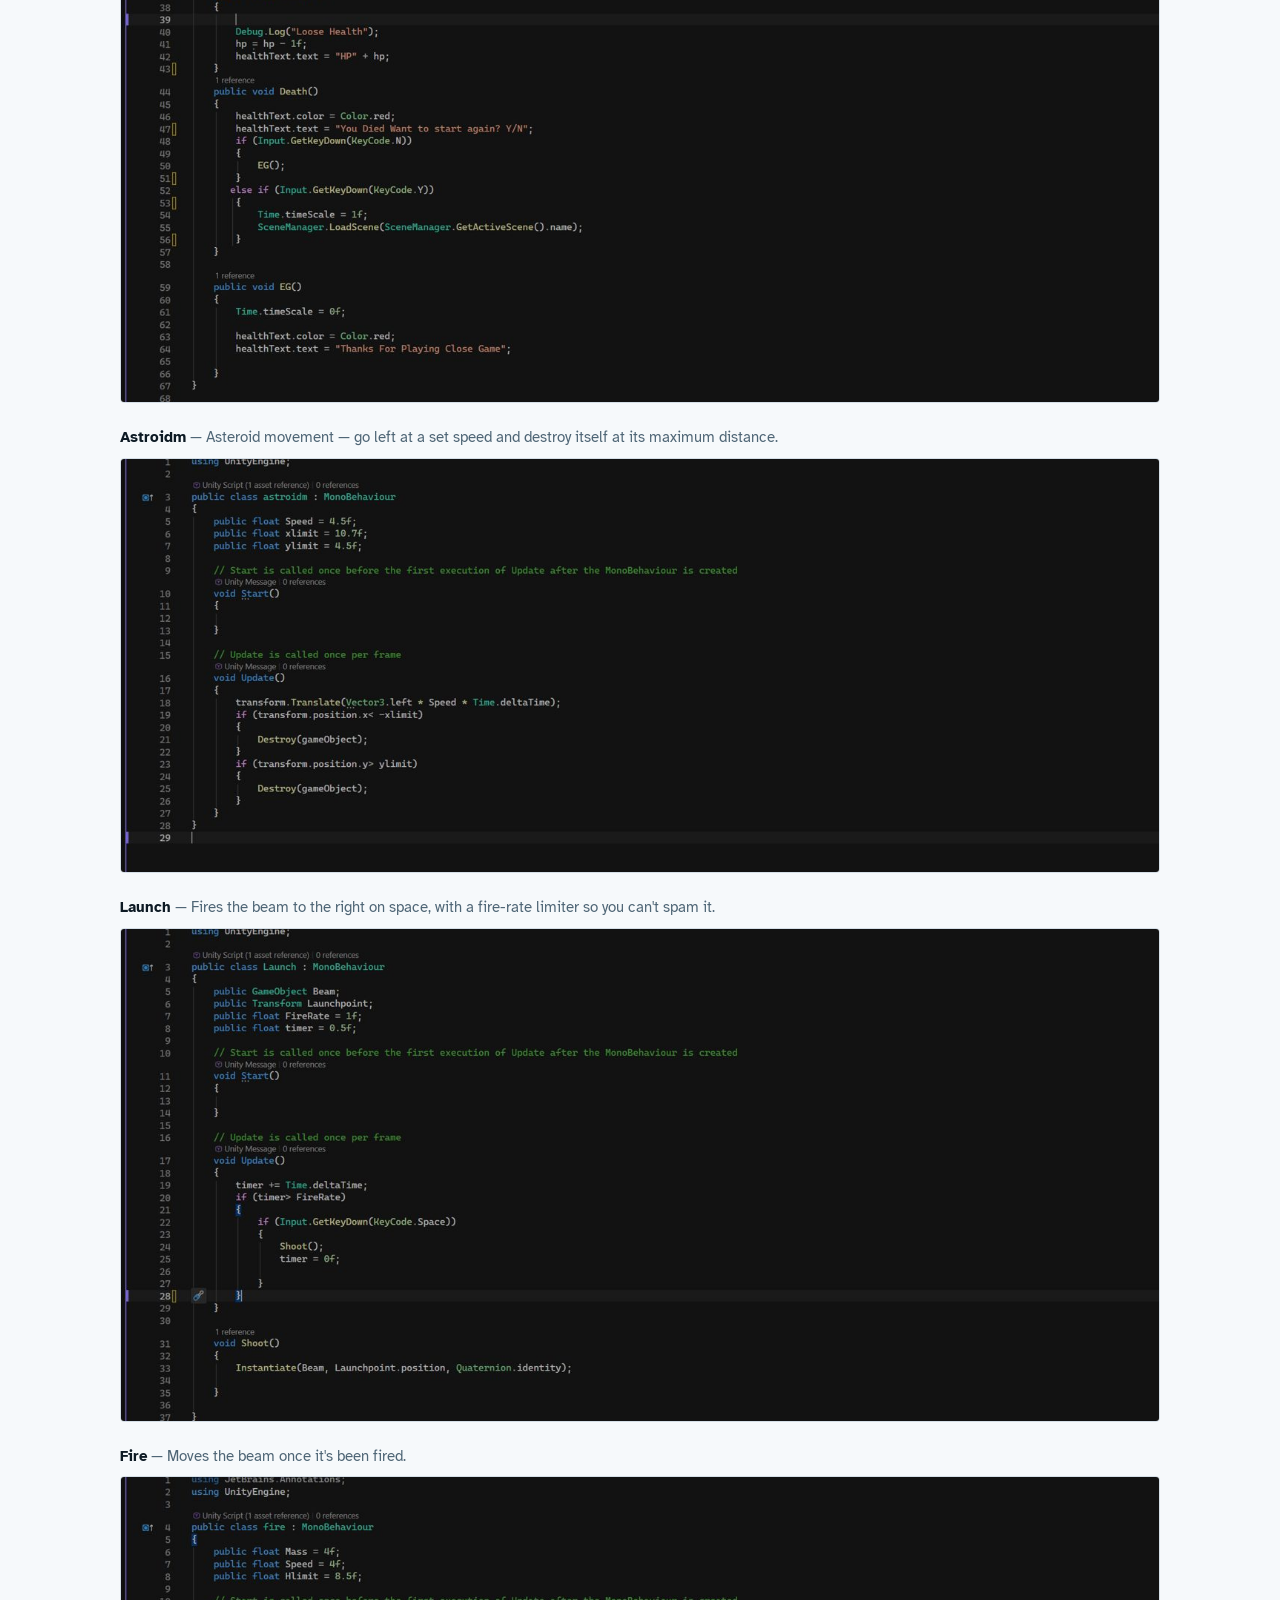
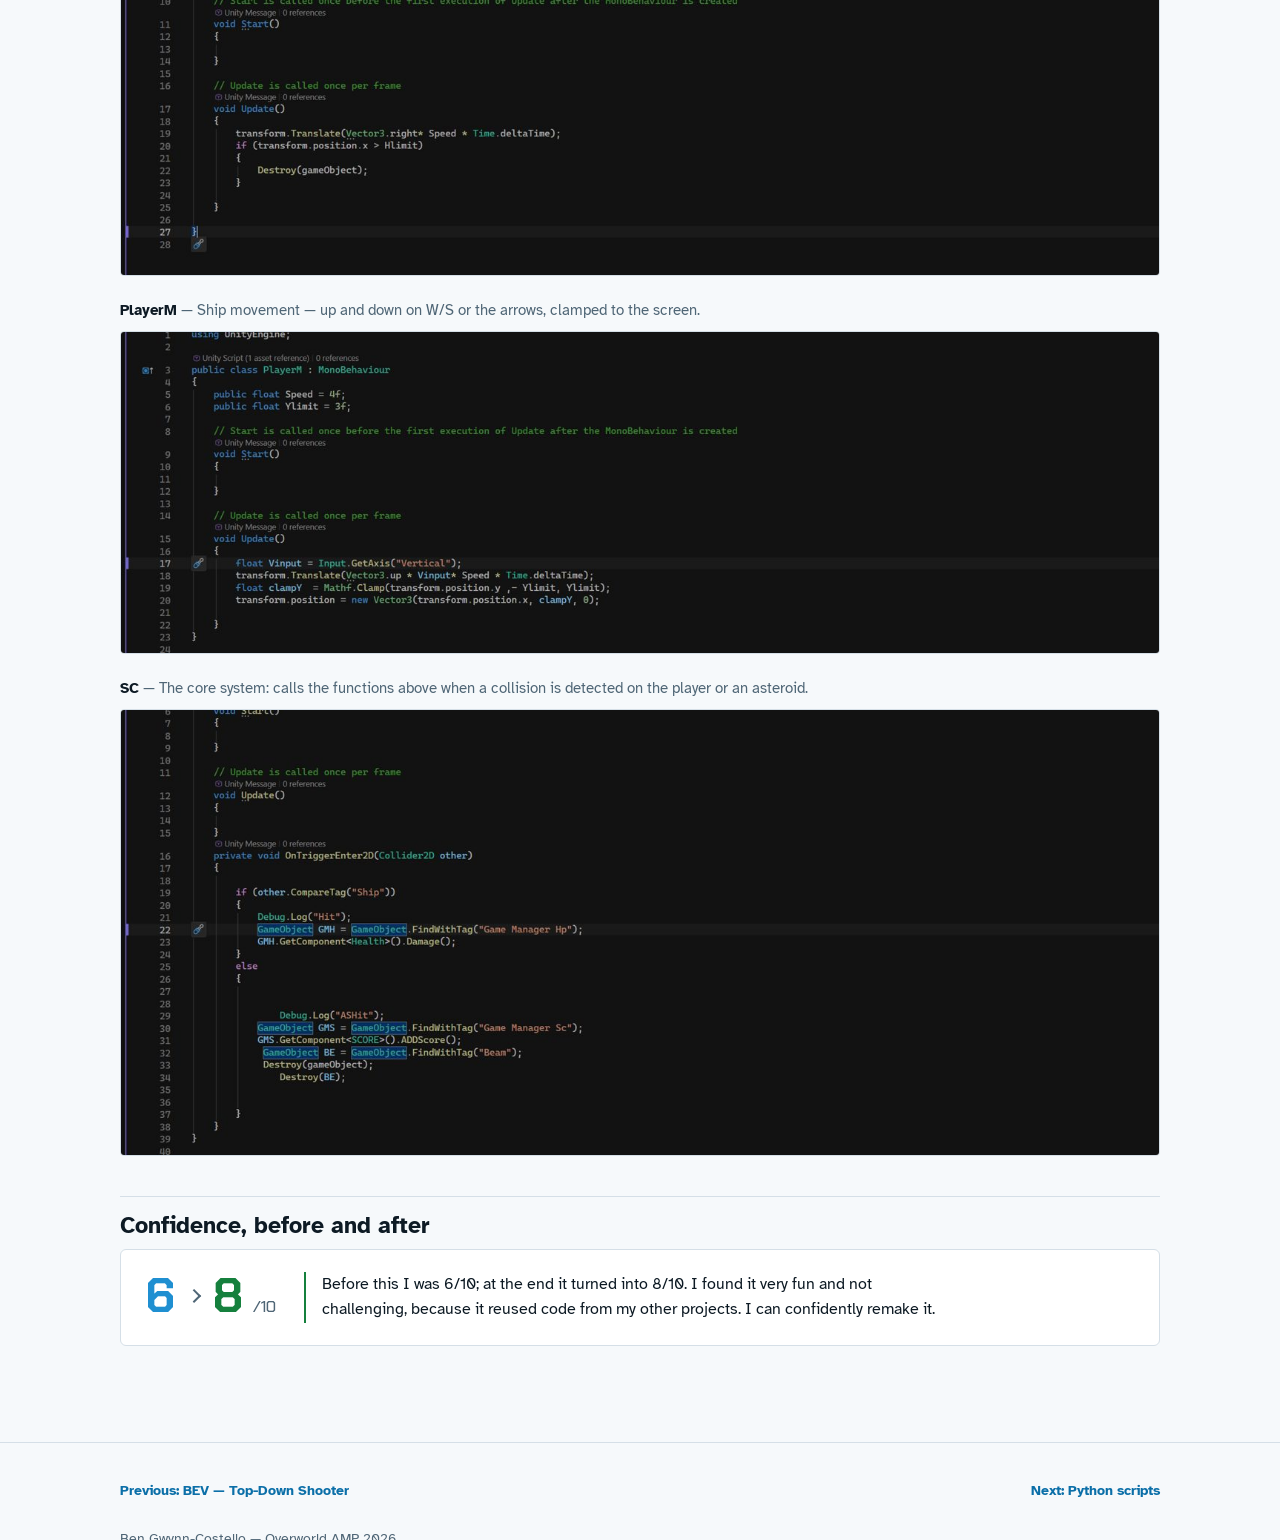
<file: projects/asteroid.html>
<!DOCTYPE html>
<html lang="en">
<head>
<meta charset="UTF-8">
<meta name="viewport" content="width=device-width, initial-scale=1.0">
<title>Asteroid — Ben Gwynn-Costello</title>
<meta name="description" content="Dodge and shoot incoming asteroids. Five difficulty levels ramp the spawn rate as your score climbs, with a fire-rate limit so you have to time your shots.">
<meta property="og:title" content="Asteroid — Ben Gwynn-Costello">
<meta property="og:description" content="Dodge and shoot incoming asteroids. Five difficulty levels ramp the spawn rate as your score climbs, with a fire-rate limit so you have to time your shots.">
<meta name="theme-color" content="#000000" media="(prefers-color-scheme: dark)">
<meta name="theme-color" content="#f6f9fb" media="(prefers-color-scheme: light)">
<link rel="icon" href="data:image/svg+xml,&lt;svg xmlns=&quot;http://www.w3.org/2000/svg&quot; viewBox=&quot;0 0 32 32&quot;&gt;&lt;rect width=&quot;32&quot; height=&quot;32&quot; rx=&quot;6&quot; fill=&quot;#000&quot;/&gt;&lt;rect x=&quot;7&quot; y=&quot;17&quot; width=&quot;5&quot; height=&quot;8&quot; fill=&quot;#2b4559&quot;/&gt;&lt;rect x=&quot;14&quot; y=&quot;11&quot; width=&quot;5&quot; height=&quot;14&quot; fill=&quot;#43ff6b&quot;/&gt;&lt;rect x=&quot;21&quot; y=&quot;7&quot; width=&quot;5&quot; height=&quot;18&quot; fill=&quot;#43ff6b&quot;/&gt;&lt;/svg&gt;">
<link rel="preconnect" href="https://fonts.googleapis.com">
<link rel="preconnect" href="https://fonts.gstatic.com" crossorigin>
<link href="https://fonts.googleapis.com/css2?family=Atkinson+Hyperlegible:wght@400;700&family=Chakra+Petch:wght@600;700&family=IBM+Plex+Mono:wght@400;500&display=swap" rel="stylesheet">
<link rel="stylesheet" href="../style.css">
<script>try{var t=localStorage.getItem("ben-theme");if(t)document.documentElement.setAttribute("data-theme",t);}catch(e){}</script>
</head>
<body>
<a class="skip" href="#main">Skip to content</a>
<nav class="nav" aria-label="Site">
  <span class="progress" aria-hidden="true"></span>
  <div class="wrap">
    <a class="brand" href="../index.html">ben.gc</a>
    <div class="nav-links">
      <a href="../index.html#projects">Projects</a>
      <a href="../index.html#about">About</a>
      <button class="theme" type="button" aria-label="Switch between light and dark theme" title="Light / dark">
        <span class="theme-sun" aria-hidden="true"></span><span class="theme-moon" aria-hidden="true"></span>
      </button>
    </div>
  </div>
</nav>

<main id="main" class="wrap">
  <header class="proj-head">
    <a class="back" href="../index.html#projects">All projects</a>
    <p class="proj-group">Unity games</p>
    <h1>Asteroid</h1>
    <p class="lead">Dodge and shoot incoming asteroids. Five difficulty levels ramp the spawn rate as your score climbs, with a fire-rate limit so you have to time your shots.</p>
    <div class="chips"><span class='chip'>Unity</span><span class='chip'>C#</span><span class='chip'>2D</span></div>
  </header>

  <section>
    <h2>Gameplay</h2>
    <video class="media" src="../assets/asteroid-gameplay.mp4" poster="../assets/asteroid-thumb.jpg" controls preload="none" playsinline></video>
  </section>
  <section>
    <h2>How it works</h2><p>Aluanch launches an asteroid prefab at a random height on a fixed timer. The timer value is changed by five functions, DF1 to DF5, which the Score script calls as the score passes 5, 10, 15, 20 and 25. Astroidm moves each asteroid left and destroys it at a maximum distance.</p><p>The ship (PlayerM) slides up and down on W/S or the arrows, clamped to the screen. Launch fires the beam on space with a fire-rate limiter — you can&#x27;t spam it, so at max difficulty you have to time your shots. Health gives the ship 3 HP shown in the UI: green at 3, yellow at 2 or 1 as a warning, and at 0 a death screen pauses the game and asks if you want to continue. A core system script ties it together, calling the right function when a collision is detected on the player or an asteroid.</p></section>
  <section>
    <h2>Featured code</h2>
    <p class="code-title">Aluanch.cs + SCORE.cs — difficulty as functions</p>
    <pre class="code" tabindex="0"><code><span class="cm">// Aluanch.cs</span>
<span class="kw">void</span> <span class="ty">Update</span>()
{
    rx = <span class="ty">Random</span>.<span class="ty">Range</span>(-<span class="nu">5f</span>, <span class="nu">5f</span>);
    transform.position = <span class="kw">new</span> <span class="ty">Vector3</span>(<span class="nu">11</span>, rx, <span class="nu">0</span>);
    timer += <span class="ty">Time</span>.deltaTime;
    <span class="kw">if</span> (timer &gt;= spawnT)
    {
        <span class="ty">Launch</span>();
        timer = <span class="nu">0f</span>;
    }
}

<span class="kw">void</span> <span class="ty">Launch</span>()
{
    <span class="ty">Instantiate</span>(astroid, <span class="ty">Astroidlaunch</span>.position, <span class="ty">Quaternion</span>.identity);
}

<span class="kw">public</span> <span class="kw">void</span> <span class="ty">DF1</span>() { spawnT = <span class="nu">3f</span>;   }
<span class="kw">public</span> <span class="kw">void</span> <span class="ty">DF2</span>() { spawnT = <span class="nu">2.5f</span>; }
<span class="kw">public</span> <span class="kw">void</span> <span class="ty">DF3</span>() { spawnT = <span class="nu">2f</span>;   }
<span class="kw">public</span> <span class="kw">void</span> <span class="ty">DF4</span>() { spawnT = <span class="nu">1f</span>;   }
<span class="kw">public</span> <span class="kw">void</span> <span class="ty">DF5</span>() { spawnT = <span class="nu">0.5f</span>; }

<span class="cm">// SCORE.cs</span>
<span class="kw">void</span> <span class="ty">Update</span>()
{
    scoreText.text = <span class="st">&quot;Astroids Destroyed:&quot;</span> + score;
    <span class="kw">if</span> (score &gt; <span class="nu">5</span>)
    {
        <span class="ty">GameObject</span> <span class="ty">DIFIN</span> = <span class="ty">GameObject</span>.<span class="ty">FindWithTag</span>(<span class="st">&quot;Astroidlaunch&quot;</span>);
        <span class="ty">DIFIN</span>.<span class="ty">GetComponent</span>&lt;<span class="ty">Aluanch</span>&gt;().<span class="ty">DF1</span>();
    }
    <span class="kw">if</span> (score &gt; <span class="nu">10</span>) { /* same again, calling <span class="ty">DF2</span>() */ }
    <span class="kw">if</span> (score &gt; <span class="nu">25</span>) { /* up to <span class="ty">DF5</span>() */ }
}</code></pre>
    <p>Difficulty lives in one script and is called from another — the score decides when, the launcher decides what changes.</p>
  </section>
  <section>
    <h2>All the scripts</h2>
    <p>8 scripts, each with what it does in my words.</p>
    <div class="scripts"><figure class="script"><figcaption><b>Aluanch</b> — Launches an asteroid prefab at a random height on a fixed timer. DF1–DF5 are the five difficulty functions that shorten the spawn time.</figcaption><img class="media" src="../assets/scripts/asteroid-aluanch-script.jpg" alt="Aluanch script" width="1400" height="1219" loading="lazy" decoding="async"></figure><figure class="script"><figcaption><b>SCORE</b> — Shows how many asteroids you&#x27;ve destroyed and calls the difficulty functions as the score passes 5, 10, 15, 20 and 25.</figcaption><img class="media" src="../assets/scripts/asteroid-score-script.jpg" alt="SCORE script" width="1400" height="913" loading="lazy" decoding="async"></figure><figure class="script"><figcaption><b>Health</b> — 3 HP shown in the UI — green at 3, yellow at 2 or 1, and at 0 a death screen that pauses the game and asks if you want to continue.</figcaption><img class="media" src="../assets/scripts/asteroid-health-script.jpg" alt="Health script" width="1400" height="1159" loading="lazy" decoding="async"></figure><figure class="script"><figcaption><b>Astroidm</b> — Asteroid movement — go left at a set speed and destroy itself at its maximum distance.</figcaption><img class="media" src="../assets/scripts/asteroid-astroidm-script.jpg" alt="Astroidm script" width="1400" height="558" loading="lazy" decoding="async"></figure><figure class="script"><figcaption><b>Launch</b> — Fires the beam to the right on space, with a fire-rate limiter so you can&#x27;t spam it.</figcaption><img class="media" src="../assets/scripts/asteroid-launch-script.jpg" alt="Launch script" width="1400" height="664" loading="lazy" decoding="async"></figure><figure class="script"><figcaption><b>Fire</b> — Moves the beam once it&#x27;s been fired.</figcaption><img class="media" src="../assets/scripts/asteroid-fire-script.jpg" alt="Fire script" width="1400" height="537" loading="lazy" decoding="async"></figure><figure class="script"><figcaption><b>PlayerM</b> — Ship movement — up and down on W/S or the arrows, clamped to the screen.</figcaption><img class="media" src="../assets/scripts/asteroid-playerm-script.jpg" alt="PlayerM script" width="1400" height="434" loading="lazy" decoding="async"></figure><figure class="script"><figcaption><b>SC</b> — The core system: calls the functions above when a collision is detected on the player or an asteroid.</figcaption><img class="media" src="../assets/scripts/asteroid-sc-sript.jpg" alt="SC script" width="1400" height="600" loading="lazy" decoding="async"></figure></div>
  </section>
  <section class="conf">
    <h2>Confidence, before and after</h2>
    <div class="conf-row">
      <div class="conf-big"><span class="conf-num conf-before">6</span><span class="conf-arrow"></span><span class="conf-num conf-after">8</span><span class="conf-scale">/10</span></div>
      <blockquote class="conf-quote">Before this I was 6/10; at the end it turned into 8/10. I found it very fun and not challenging, because it reused code from my other projects. I can confidently remake it.</blockquote>
    </div>
  </section></main>
<footer class="foot">
  <div class="wrap">
    <nav class="pager" aria-label="Project navigation"><a href="../projects/bev.html" rel="prev">Previous: BEV — Top-Down Shooter</a><a href="../projects/python.html" rel="next">Next: Python scripts</a></nav>
    <p>Ben Gwynn-Costello — Overworld AMP 2026</p>
  </div>
</footer>
<script>
(function(){
  var b=document.querySelector('.theme'); if(!b) return;
  function cur(){ var a=document.documentElement.getAttribute('data-theme'); if(a) return a;
    return window.matchMedia&&window.matchMedia('(prefers-color-scheme: light)').matches?'light':'dark'; }
  b.addEventListener('click',function(){ var n=cur()==='dark'?'light':'dark';
    document.documentElement.setAttribute('data-theme',n); try{localStorage.setItem('ben-theme',n);}catch(e){} });
})();
(function(){
  var reduce = window.matchMedia && window.matchMedia('(prefers-reduced-motion: reduce)').matches;
  var boot = document.getElementById('boot'), site = document.getElementById('site');
  if (boot) {
    var run = document.getElementById('run'), out = document.getElementById('out'), status = document.getElementById('status');
    var LOG = JSON.parse(document.getElementById('build-log').textContent);
    var seen = false; try { seen = localStorage.getItem('ben-intro-seen') === '1'; } catch(e) {}
    if (/[?&#]intro/.test(location.search + location.hash)) { seen = false; }
    function launch(){ boot.classList.add('leaving'); site.classList.add('on'); document.body.classList.add('ran'); try{localStorage.setItem('ben-intro-seen','1');}catch(e){} setTimeout(function(){ boot.classList.add('gone'); }, reduce ? 0 : 900); }
    var launched = false;
    function doRun(){
      if (launched || run.disabled) return; launched = true; run.disabled = true; run.classList.add('on'); boot.classList.add('playmode'); status.textContent = 'entering play mode';
      var delay = 0, step = reduce ? 0 : 120;
      LOG.slice(2).forEach(function(b){ var el = document.createElement('span'); el.className = 'line ' + b[0]; el.textContent = b[1]; out.appendChild(el); out.appendChild(document.createTextNode('\n')); delay += step; setTimeout(function(){ el.classList.add('show'); }, delay); });
      setTimeout(launch, delay + (reduce ? 0 : 350));
    }
    if (seen || reduce) { boot.classList.add('gone'); site.classList.add('on'); document.body.classList.add('ran'); }
    else {
      var pre = 0; LOG.slice(0,2).forEach(function(b){ var el = document.createElement('span'); el.className = 'line ' + b[0]; el.textContent = b[1]; out.appendChild(el); out.appendChild(document.createTextNode('\n')); pre += 400; setTimeout(function(){ el.classList.add('show'); }, pre); });
      setTimeout(function(){ run.disabled = false; run.classList.add('ready'); status.textContent = 'ready — press Play'; }, pre + 500);
      run.addEventListener('click', doRun);
      document.addEventListener('keydown', function(e){ if (e.key === 'Enter' && !boot.classList.contains('gone')) doRun(); });
      document.getElementById('skip').addEventListener('click', launch);
    }
    var rp = document.getElementById('replay'); if (rp) rp.addEventListener('click', function(){ try{localStorage.removeItem('ben-intro-seen');}catch(e){} location.reload(); });
  } else if (site) { site.classList.add('on'); }
  var chart = document.querySelector('.chart');
  if (chart && !reduce && 'IntersectionObserver' in window) {
    chart.classList.add('armed');
    var io = new IntersectionObserver(function(es){ es.forEach(function(e){ if (e.isIntersecting) { chart.classList.add('in'); io.disconnect(); } }); }, {threshold:.35});
    io.observe(chart);
  }
  var fine = window.matchMedia && window.matchMedia('(hover: hover) and (pointer: fine)').matches;
  if (fine && !reduce) {
    document.querySelectorAll('.card-media').forEach(function(m){
      var v = m.querySelector('video'); if (!v) return;
      var c = m.closest('.card');
      c.addEventListener('mouseenter', function(){ if (!v.src) v.src = v.getAttribute('data-src'); v.currentTime = 0; v.play().catch(function(){}); m.classList.add('playing'); });
      c.addEventListener('mouseleave', function(){ v.pause(); m.classList.remove('playing'); });
    });
  }
  var bar = document.querySelector('.progress');
  if (bar) { var tick = function(){ var h = document.documentElement; var max = h.scrollHeight - h.clientHeight; bar.style.transform = 'scaleX(' + (max > 0 ? h.scrollTop / max : 0) + ')'; }; addEventListener('scroll', tick, {passive:true}); tick(); }
})();
</script>
</body>
</html>
</file>
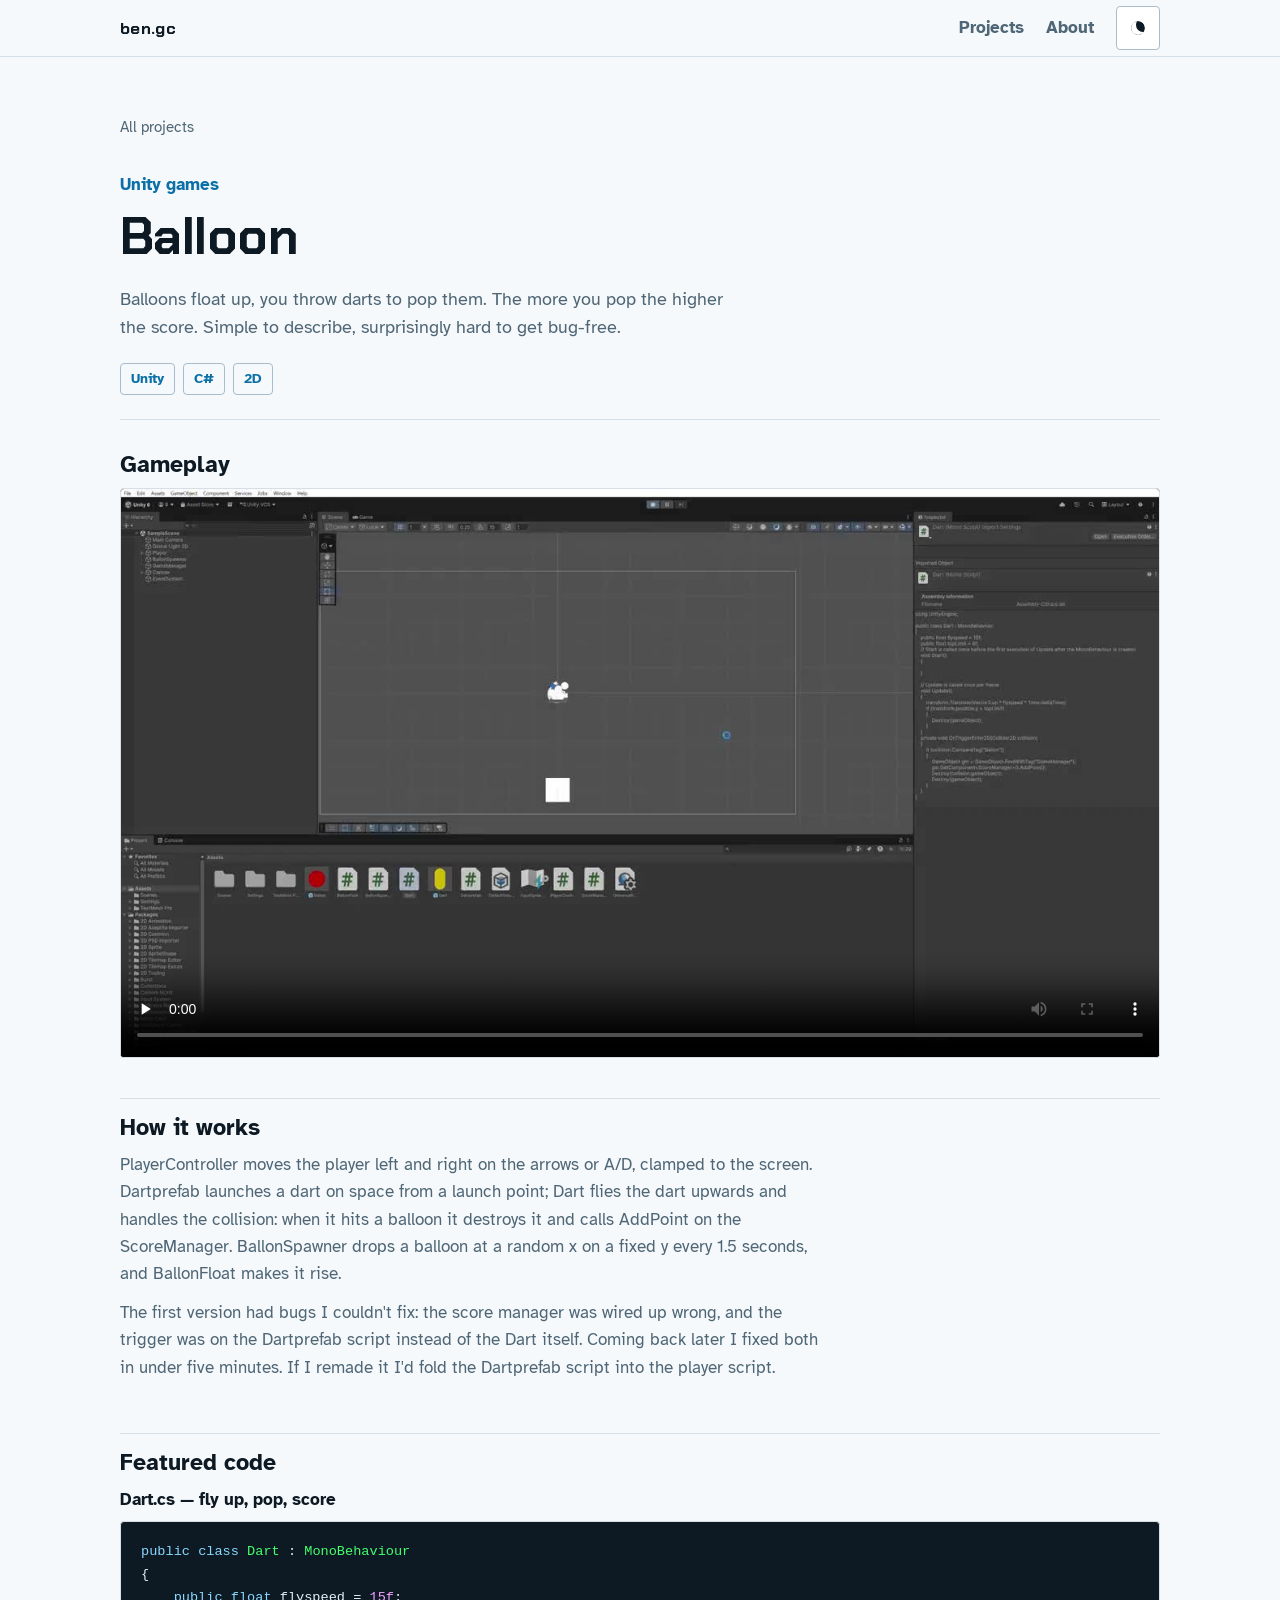
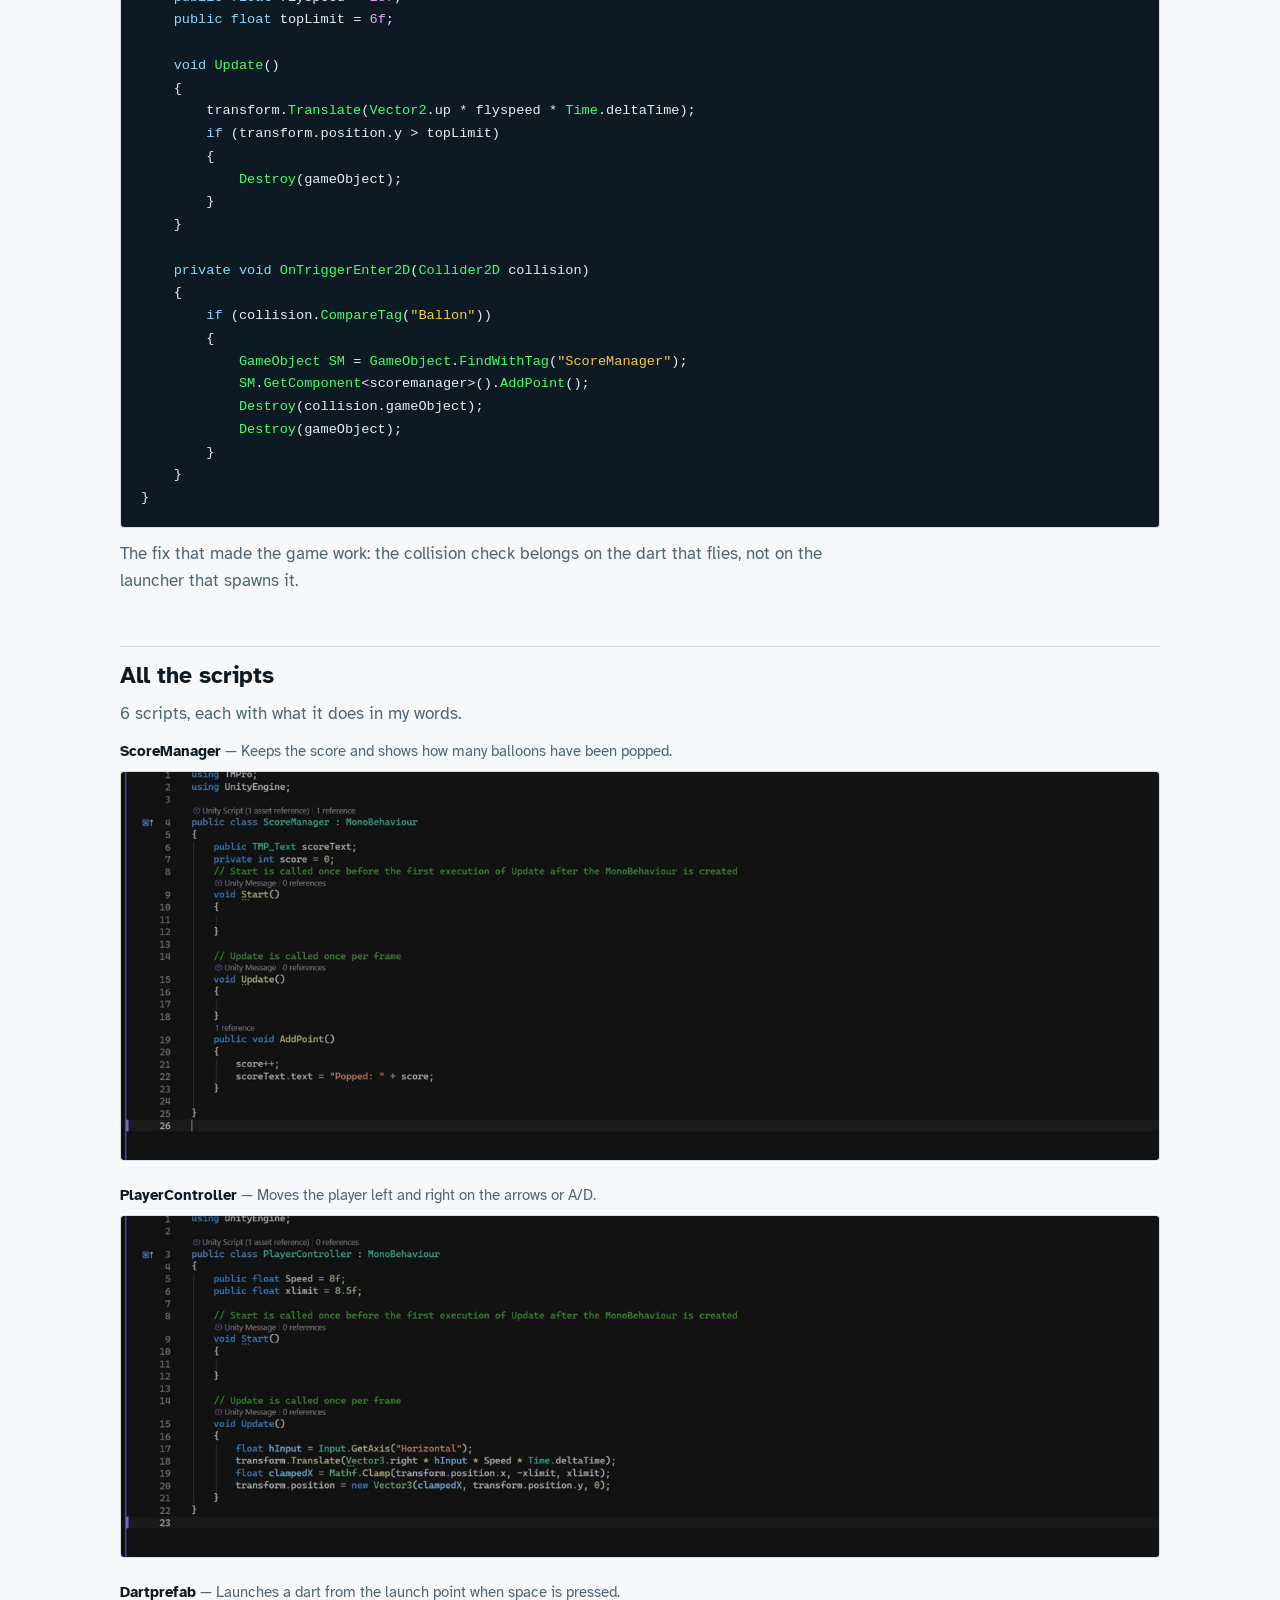
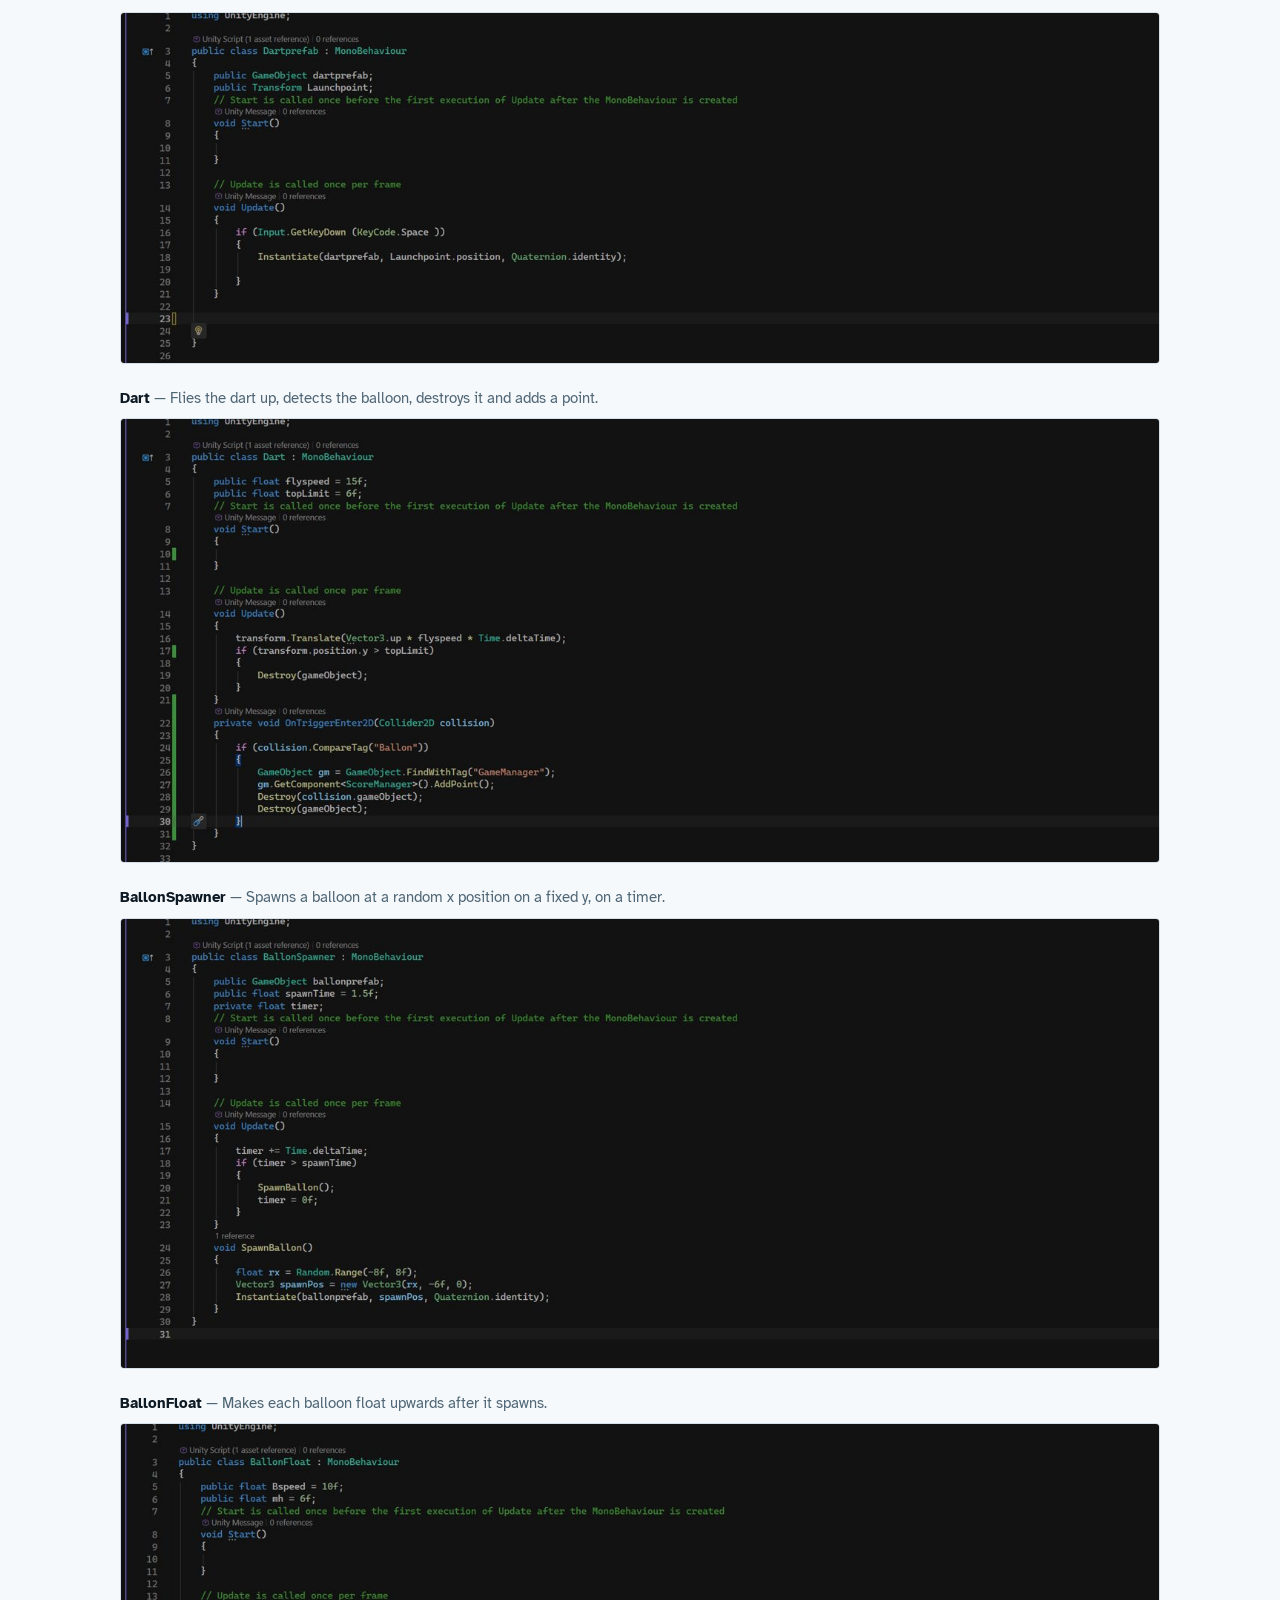
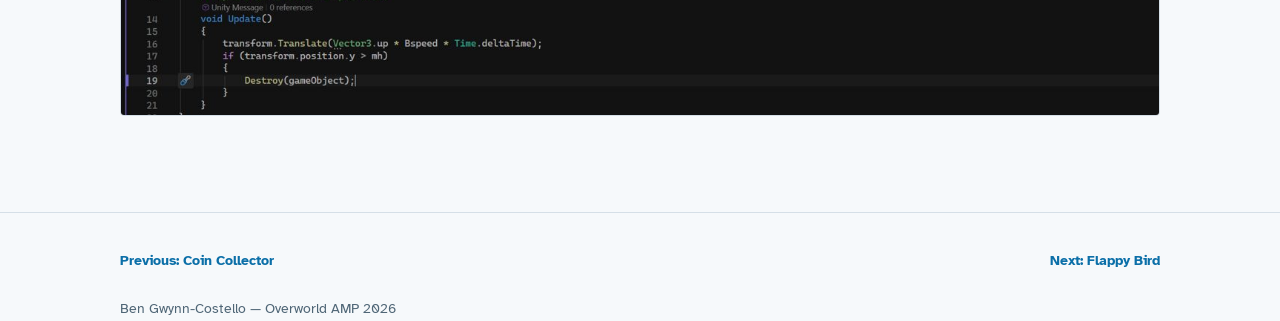
<file: projects/balloon.html>
<!DOCTYPE html>
<html lang="en">
<head>
<meta charset="UTF-8">
<meta name="viewport" content="width=device-width, initial-scale=1.0">
<title>Balloon — Ben Gwynn-Costello</title>
<meta name="description" content="Balloons float up, you throw darts to pop them. The more you pop the higher the score. Simple to describe, surprisingly hard to get bug-free.">
<meta property="og:title" content="Balloon — Ben Gwynn-Costello">
<meta property="og:description" content="Balloons float up, you throw darts to pop them. The more you pop the higher the score. Simple to describe, surprisingly hard to get bug-free.">
<meta name="theme-color" content="#000000" media="(prefers-color-scheme: dark)">
<meta name="theme-color" content="#f6f9fb" media="(prefers-color-scheme: light)">
<link rel="icon" href="data:image/svg+xml,&lt;svg xmlns=&quot;http://www.w3.org/2000/svg&quot; viewBox=&quot;0 0 32 32&quot;&gt;&lt;rect width=&quot;32&quot; height=&quot;32&quot; rx=&quot;6&quot; fill=&quot;#000&quot;/&gt;&lt;rect x=&quot;7&quot; y=&quot;17&quot; width=&quot;5&quot; height=&quot;8&quot; fill=&quot;#2b4559&quot;/&gt;&lt;rect x=&quot;14&quot; y=&quot;11&quot; width=&quot;5&quot; height=&quot;14&quot; fill=&quot;#43ff6b&quot;/&gt;&lt;rect x=&quot;21&quot; y=&quot;7&quot; width=&quot;5&quot; height=&quot;18&quot; fill=&quot;#43ff6b&quot;/&gt;&lt;/svg&gt;">
<link rel="preconnect" href="https://fonts.googleapis.com">
<link rel="preconnect" href="https://fonts.gstatic.com" crossorigin>
<link href="https://fonts.googleapis.com/css2?family=Atkinson+Hyperlegible:wght@400;700&family=Chakra+Petch:wght@600;700&family=IBM+Plex+Mono:wght@400;500&display=swap" rel="stylesheet">
<link rel="stylesheet" href="../style.css">
<script>try{var t=localStorage.getItem("ben-theme");if(t)document.documentElement.setAttribute("data-theme",t);}catch(e){}</script>
</head>
<body>
<a class="skip" href="#main">Skip to content</a>
<nav class="nav" aria-label="Site">
  <span class="progress" aria-hidden="true"></span>
  <div class="wrap">
    <a class="brand" href="../index.html">ben.gc</a>
    <div class="nav-links">
      <a href="../index.html#projects">Projects</a>
      <a href="../index.html#about">About</a>
      <button class="theme" type="button" aria-label="Switch between light and dark theme" title="Light / dark">
        <span class="theme-sun" aria-hidden="true"></span><span class="theme-moon" aria-hidden="true"></span>
      </button>
    </div>
  </div>
</nav>

<main id="main" class="wrap">
  <header class="proj-head">
    <a class="back" href="../index.html#projects">All projects</a>
    <p class="proj-group">Unity games</p>
    <h1>Balloon</h1>
    <p class="lead">Balloons float up, you throw darts to pop them. The more you pop the higher the score. Simple to describe, surprisingly hard to get bug-free.</p>
    <div class="chips"><span class='chip'>Unity</span><span class='chip'>C#</span><span class='chip'>2D</span></div>
  </header>

  <section>
    <h2>Gameplay</h2>
    <video class="media" src="../assets/balloon-gameplay.mp4" poster="../assets/balloon-thumb.jpg" controls preload="none" playsinline></video>
  </section>
  <section>
    <h2>How it works</h2><p>PlayerController moves the player left and right on the arrows or A/D, clamped to the screen. Dartprefab launches a dart on space from a launch point; Dart flies the dart upwards and handles the collision: when it hits a balloon it destroys it and calls AddPoint on the ScoreManager. BallonSpawner drops a balloon at a random x on a fixed y every 1.5 seconds, and BallonFloat makes it rise.</p><p>The first version had bugs I couldn&#x27;t fix: the score manager was wired up wrong, and the trigger was on the Dartprefab script instead of the Dart itself. Coming back later I fixed both in under five minutes. If I remade it I&#x27;d fold the Dartprefab script into the player script.</p></section>
  <section>
    <h2>Featured code</h2>
    <p class="code-title">Dart.cs — fly up, pop, score</p>
    <pre class="code" tabindex="0"><code><span class="kw">public</span> <span class="kw">class</span> <span class="ty">Dart</span> : <span class="ty">MonoBehaviour</span>
{
    <span class="kw">public</span> <span class="kw">float</span> flyspeed = <span class="nu">15f</span>;
    <span class="kw">public</span> <span class="kw">float</span> topLimit = <span class="nu">6f</span>;

    <span class="kw">void</span> <span class="ty">Update</span>()
    {
        transform.<span class="ty">Translate</span>(<span class="ty">Vector2</span>.up * flyspeed * <span class="ty">Time</span>.deltaTime);
        <span class="kw">if</span> (transform.position.y &gt; topLimit)
        {
            <span class="ty">Destroy</span>(gameObject);
        }
    }

    <span class="kw">private</span> <span class="kw">void</span> <span class="ty">OnTriggerEnter2D</span>(<span class="ty">Collider2D</span> collision)
    {
        <span class="kw">if</span> (collision.<span class="ty">CompareTag</span>(<span class="st">&quot;Ballon&quot;</span>))
        {
            <span class="ty">GameObject</span> <span class="ty">SM</span> = <span class="ty">GameObject</span>.<span class="ty">FindWithTag</span>(<span class="st">&quot;ScoreManager&quot;</span>);
            <span class="ty">SM</span>.<span class="ty">GetComponent</span>&lt;scoremanager&gt;().<span class="ty">AddPoint</span>();
            <span class="ty">Destroy</span>(collision.gameObject);
            <span class="ty">Destroy</span>(gameObject);
        }
    }
}</code></pre>
    <p>The fix that made the game work: the collision check belongs on the dart that flies, not on the launcher that spawns it.</p>
  </section>
  <section>
    <h2>All the scripts</h2>
    <p>6 scripts, each with what it does in my words.</p>
    <div class="scripts"><figure class="script"><figcaption><b>ScoreManager</b> — Keeps the score and shows how many balloons have been popped.</figcaption><img class="media" src="../assets/scripts/balloon-scoremanager.jpg" alt="ScoreManager script" width="1400" height="523" loading="lazy" decoding="async"></figure><figure class="script"><figcaption><b>PlayerController</b> — Moves the player left and right on the arrows or A/D.</figcaption><img class="media" src="../assets/scripts/balloon-ballon-dart-cs-5.jpg" alt="PlayerController script" width="1400" height="459" loading="lazy" decoding="async"></figure><figure class="script"><figcaption><b>Dartprefab</b> — Launches a dart from the launch point when space is pressed.</figcaption><img class="media" src="../assets/scripts/balloon-ballon-dart-cs-4.jpg" alt="Dartprefab script" width="1400" height="472" loading="lazy" decoding="async"></figure><figure class="script"><figcaption><b>Dart</b> — Flies the dart up, detects the balloon, destroys it and adds a point.</figcaption><img class="media" src="../assets/scripts/balloon-ballon-dart-cs.jpg" alt="Dart script" width="1400" height="598" loading="lazy" decoding="async"></figure><figure class="script"><figcaption><b>BallonSpawner</b> — Spawns a balloon at a random x position on a fixed y, on a timer.</figcaption><img class="media" src="../assets/scripts/balloon-ballon-dart-cs-2.jpg" alt="BallonSpawner script" width="1400" height="606" loading="lazy" decoding="async"></figure><figure class="script"><figcaption><b>BallonFloat</b> — Makes each balloon float upwards after it spawns.</figcaption><img class="media" src="../assets/scripts/balloon-ballon-dart-cs-3.jpg" alt="BallonFloat script" width="1400" height="392" loading="lazy" decoding="async"></figure></div>
  </section></main>
<footer class="foot">
  <div class="wrap">
    <nav class="pager" aria-label="Project navigation"><a href="../projects/coin-collector.html" rel="prev">Previous: Coin Collector</a><a href="../projects/flappy-bird.html" rel="next">Next: Flappy Bird</a></nav>
    <p>Ben Gwynn-Costello — Overworld AMP 2026</p>
  </div>
</footer>
<script>
(function(){
  var b=document.querySelector('.theme'); if(!b) return;
  function cur(){ var a=document.documentElement.getAttribute('data-theme'); if(a) return a;
    return window.matchMedia&&window.matchMedia('(prefers-color-scheme: light)').matches?'light':'dark'; }
  b.addEventListener('click',function(){ var n=cur()==='dark'?'light':'dark';
    document.documentElement.setAttribute('data-theme',n); try{localStorage.setItem('ben-theme',n);}catch(e){} });
})();
(function(){
  var reduce = window.matchMedia && window.matchMedia('(prefers-reduced-motion: reduce)').matches;
  var boot = document.getElementById('boot'), site = document.getElementById('site');
  if (boot) {
    var run = document.getElementById('run'), out = document.getElementById('out'), status = document.getElementById('status');
    var LOG = JSON.parse(document.getElementById('build-log').textContent);
    var seen = false; try { seen = localStorage.getItem('ben-intro-seen') === '1'; } catch(e) {}
    if (/[?&#]intro/.test(location.search + location.hash)) { seen = false; }
    function launch(){ boot.classList.add('leaving'); site.classList.add('on'); document.body.classList.add('ran'); try{localStorage.setItem('ben-intro-seen','1');}catch(e){} setTimeout(function(){ boot.classList.add('gone'); }, reduce ? 0 : 900); }
    var launched = false;
    function doRun(){
      if (launched || run.disabled) return; launched = true; run.disabled = true; run.classList.add('on'); boot.classList.add('playmode'); status.textContent = 'entering play mode';
      var delay = 0, step = reduce ? 0 : 120;
      LOG.slice(2).forEach(function(b){ var el = document.createElement('span'); el.className = 'line ' + b[0]; el.textContent = b[1]; out.appendChild(el); out.appendChild(document.createTextNode('\n')); delay += step; setTimeout(function(){ el.classList.add('show'); }, delay); });
      setTimeout(launch, delay + (reduce ? 0 : 350));
    }
    if (seen || reduce) { boot.classList.add('gone'); site.classList.add('on'); document.body.classList.add('ran'); }
    else {
      var pre = 0; LOG.slice(0,2).forEach(function(b){ var el = document.createElement('span'); el.className = 'line ' + b[0]; el.textContent = b[1]; out.appendChild(el); out.appendChild(document.createTextNode('\n')); pre += 400; setTimeout(function(){ el.classList.add('show'); }, pre); });
      setTimeout(function(){ run.disabled = false; run.classList.add('ready'); status.textContent = 'ready — press Play'; }, pre + 500);
      run.addEventListener('click', doRun);
      document.addEventListener('keydown', function(e){ if (e.key === 'Enter' && !boot.classList.contains('gone')) doRun(); });
      document.getElementById('skip').addEventListener('click', launch);
    }
    var rp = document.getElementById('replay'); if (rp) rp.addEventListener('click', function(){ try{localStorage.removeItem('ben-intro-seen');}catch(e){} location.reload(); });
  } else if (site) { site.classList.add('on'); }
  var chart = document.querySelector('.chart');
  if (chart && !reduce && 'IntersectionObserver' in window) {
    chart.classList.add('armed');
    var io = new IntersectionObserver(function(es){ es.forEach(function(e){ if (e.isIntersecting) { chart.classList.add('in'); io.disconnect(); } }); }, {threshold:.35});
    io.observe(chart);
  }
  var fine = window.matchMedia && window.matchMedia('(hover: hover) and (pointer: fine)').matches;
  if (fine && !reduce) {
    document.querySelectorAll('.card-media').forEach(function(m){
      var v = m.querySelector('video'); if (!v) return;
      var c = m.closest('.card');
      c.addEventListener('mouseenter', function(){ if (!v.src) v.src = v.getAttribute('data-src'); v.currentTime = 0; v.play().catch(function(){}); m.classList.add('playing'); });
      c.addEventListener('mouseleave', function(){ v.pause(); m.classList.remove('playing'); });
    });
  }
  var bar = document.querySelector('.progress');
  if (bar) { var tick = function(){ var h = document.documentElement; var max = h.scrollHeight - h.clientHeight; bar.style.transform = 'scaleX(' + (max > 0 ? h.scrollTop / max : 0) + ')'; }; addEventListener('scroll', tick, {passive:true}); tick(); }
})();
</script>
</body>
</html>
</file>
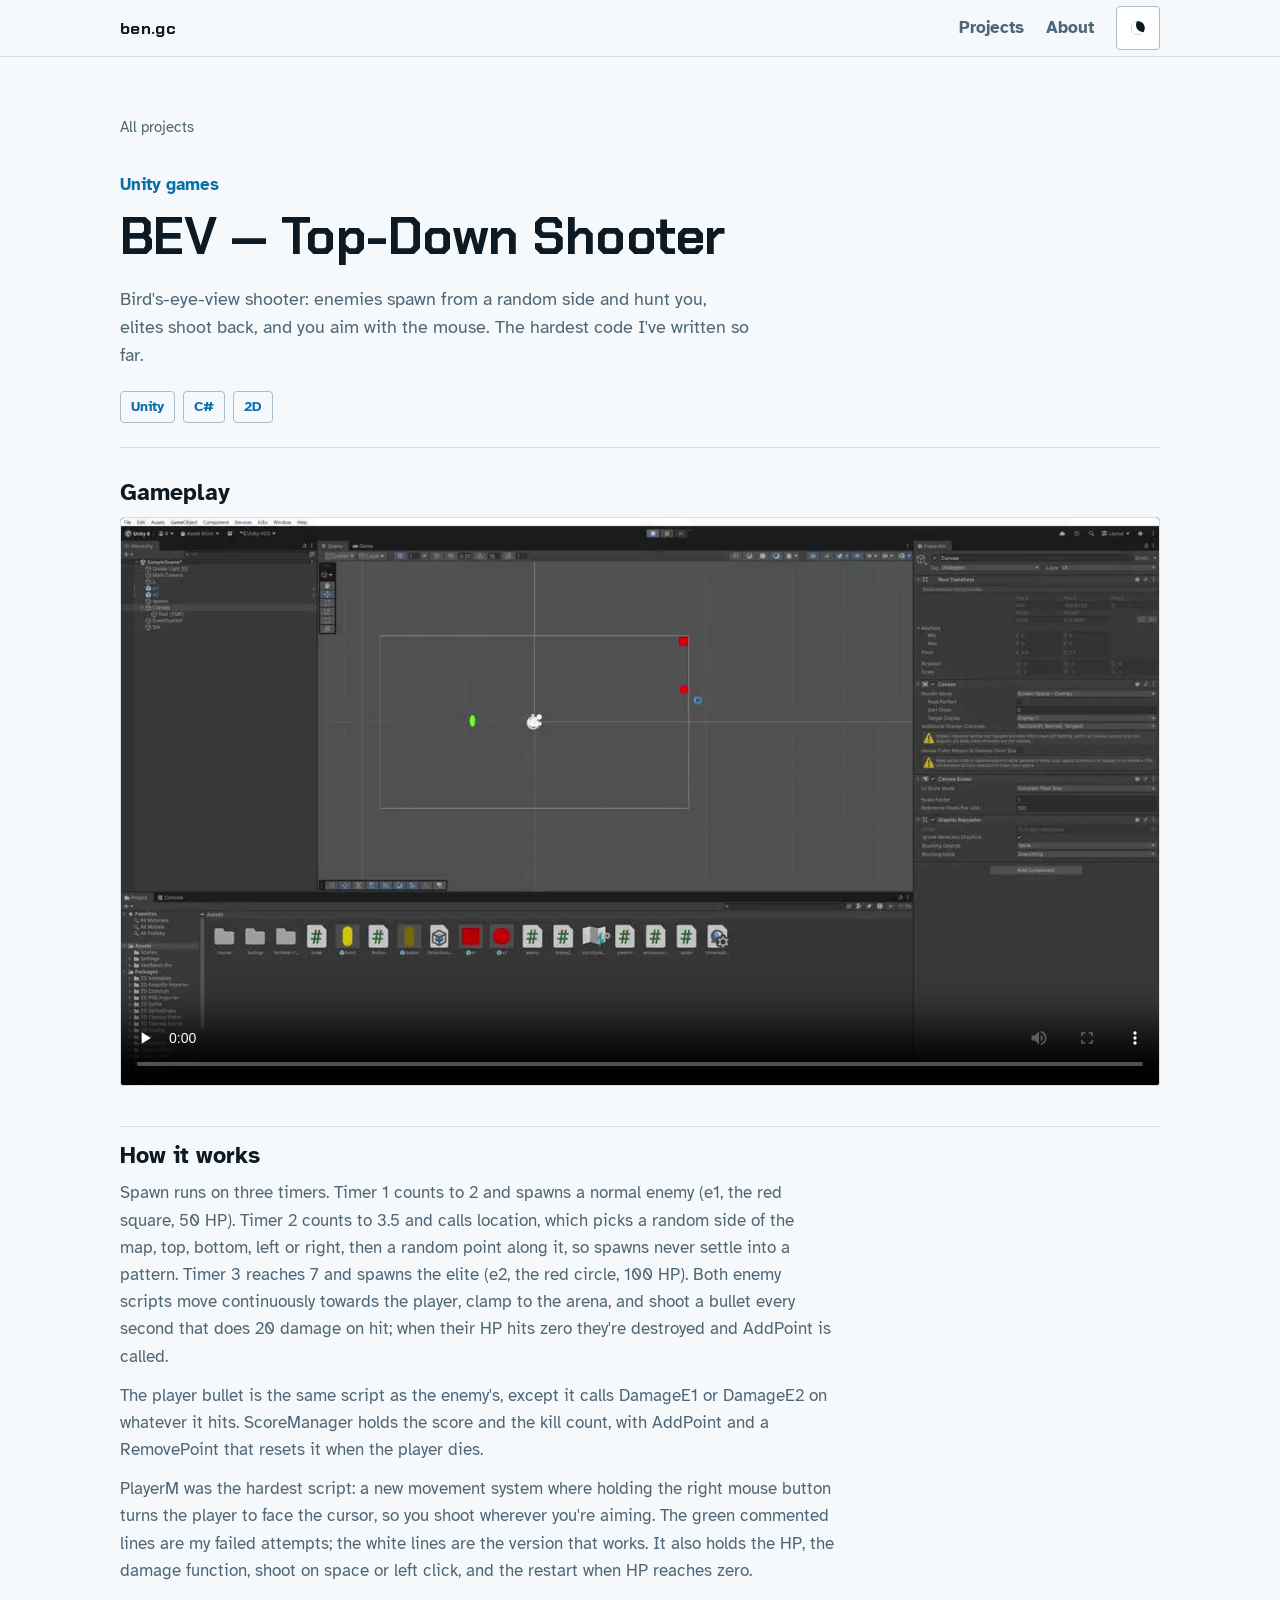
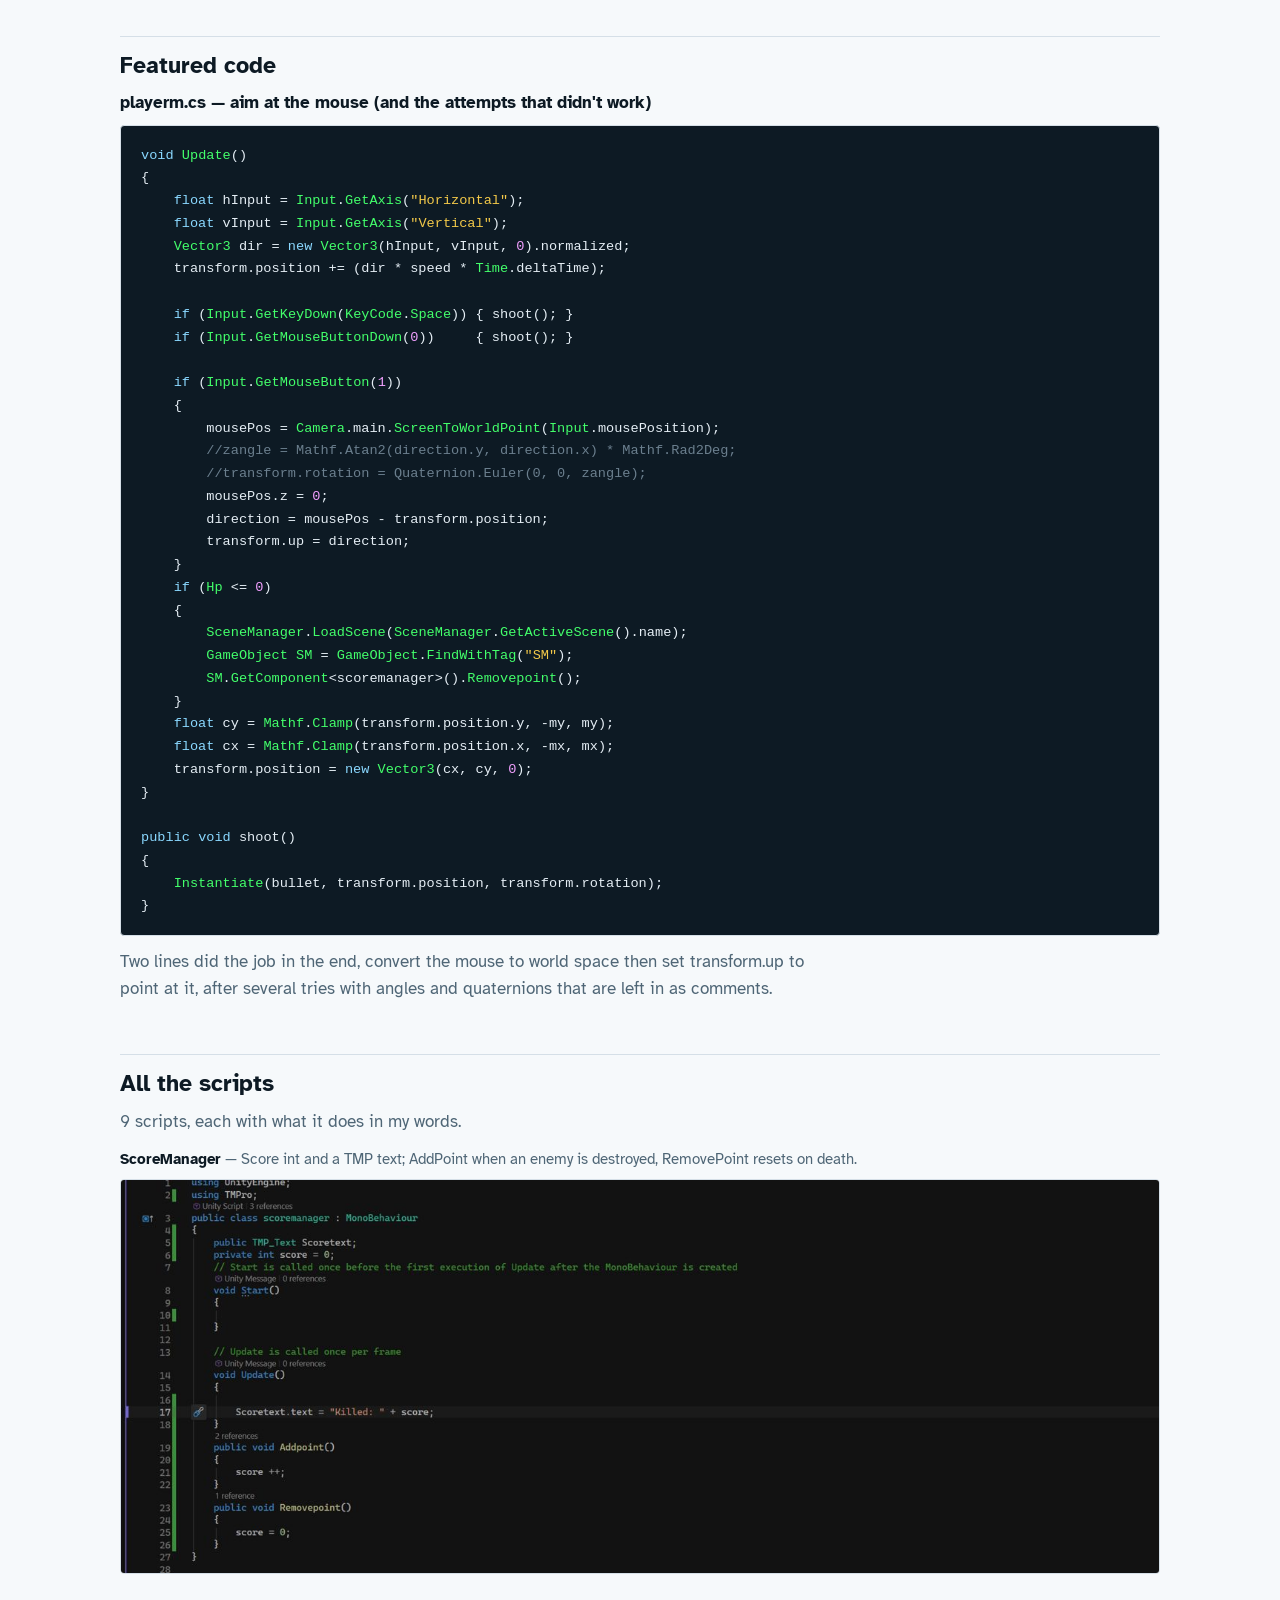
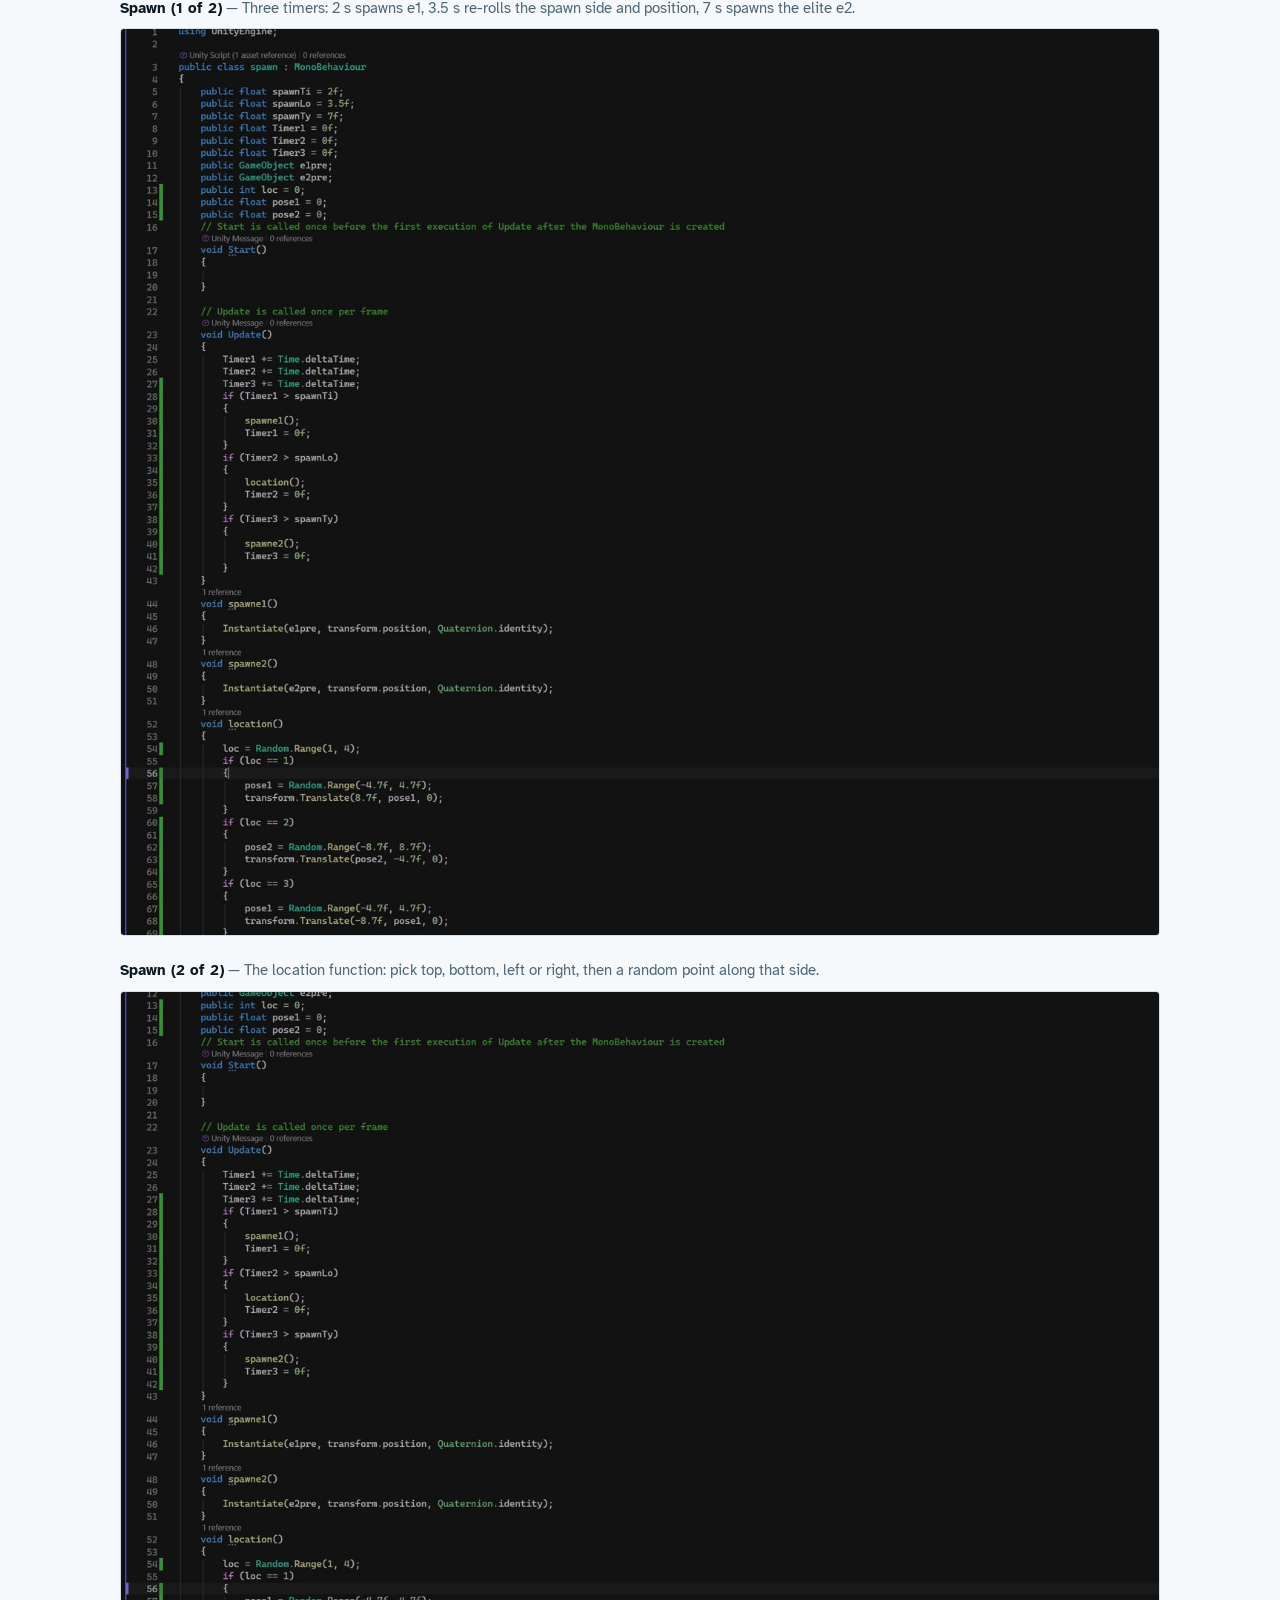
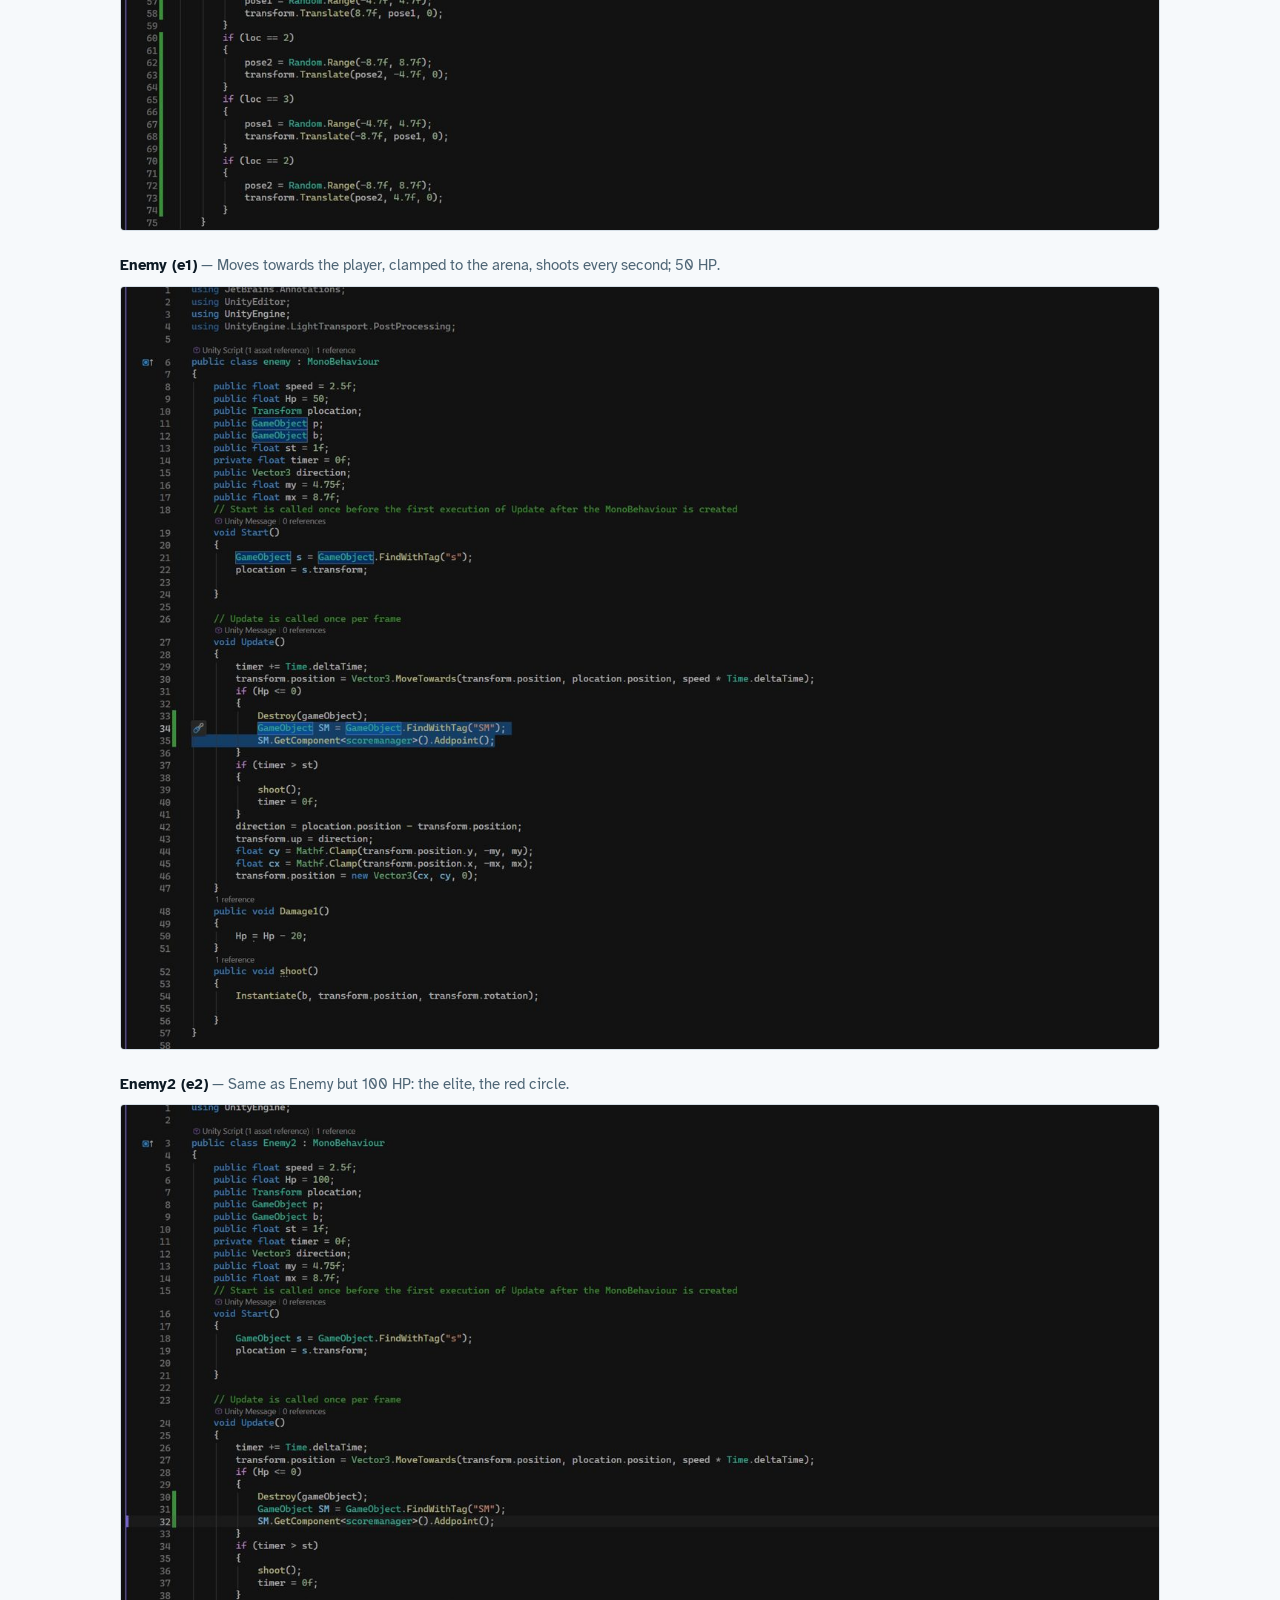
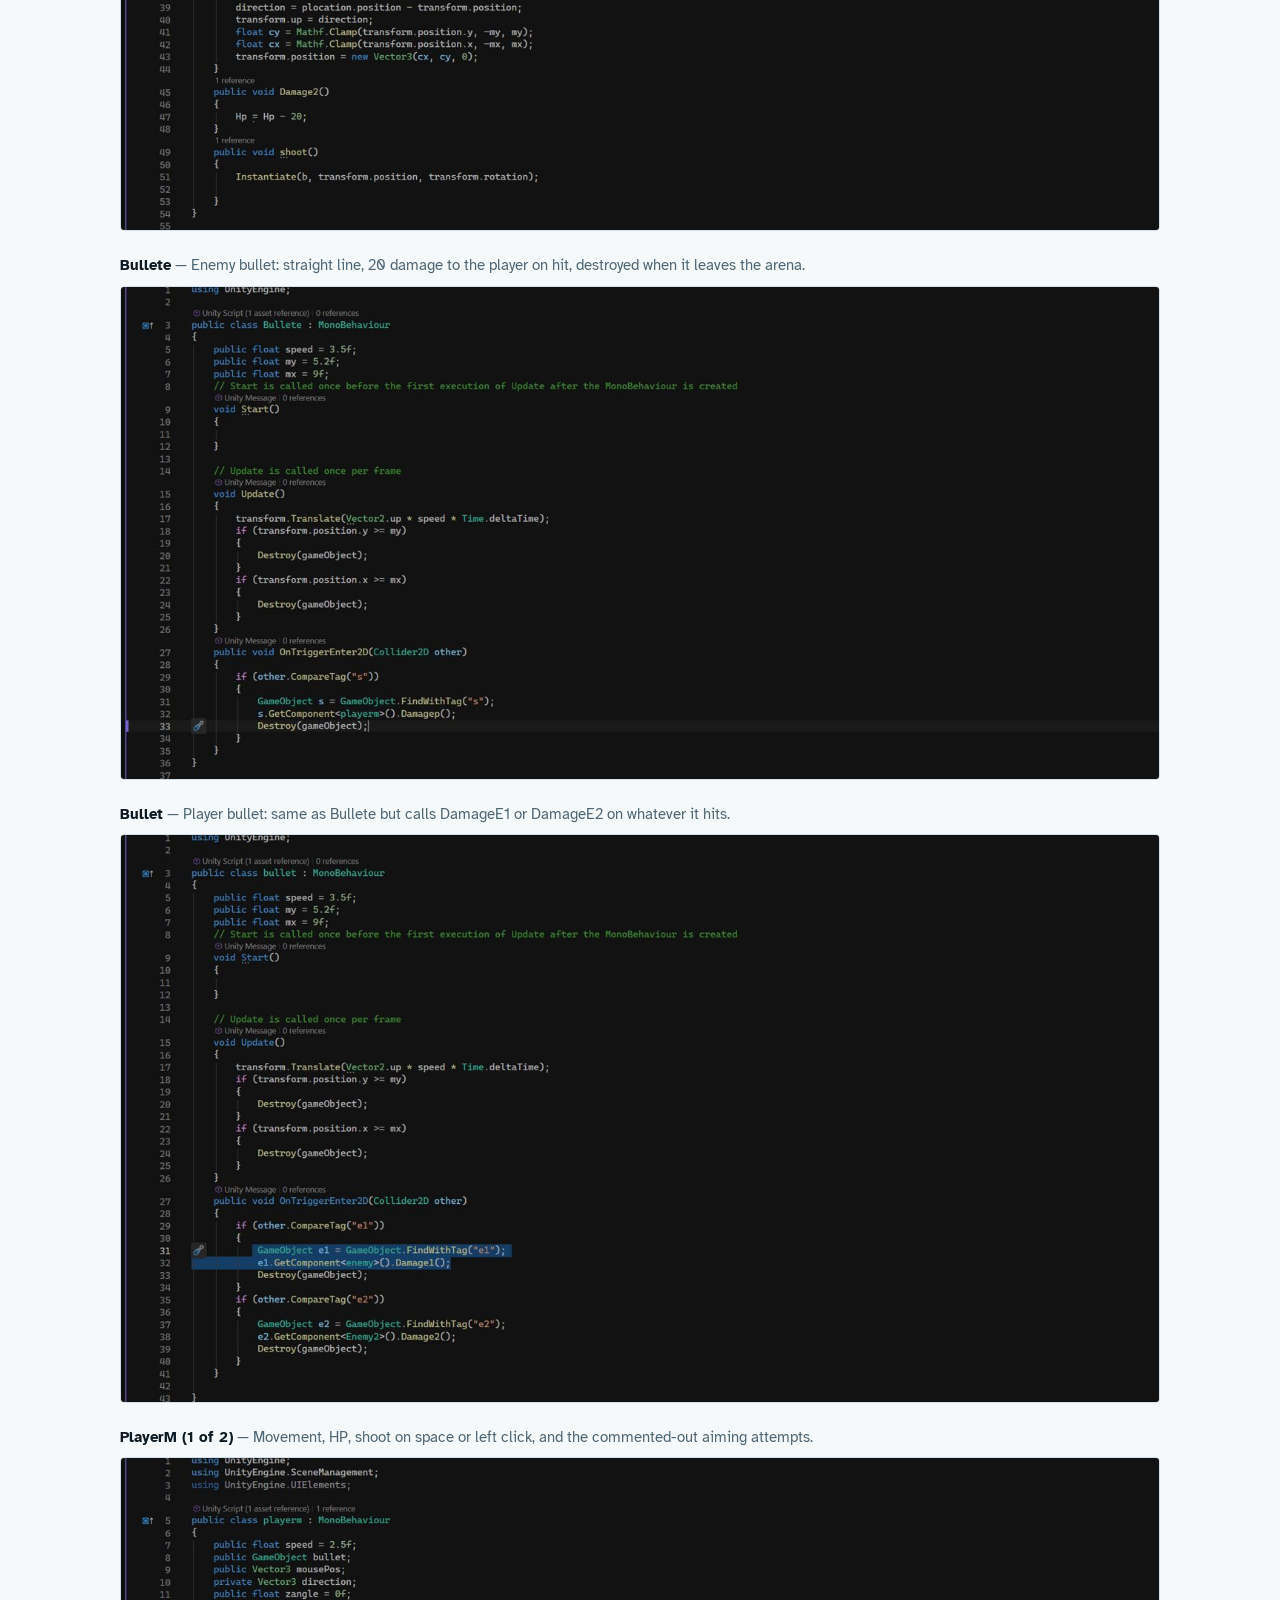
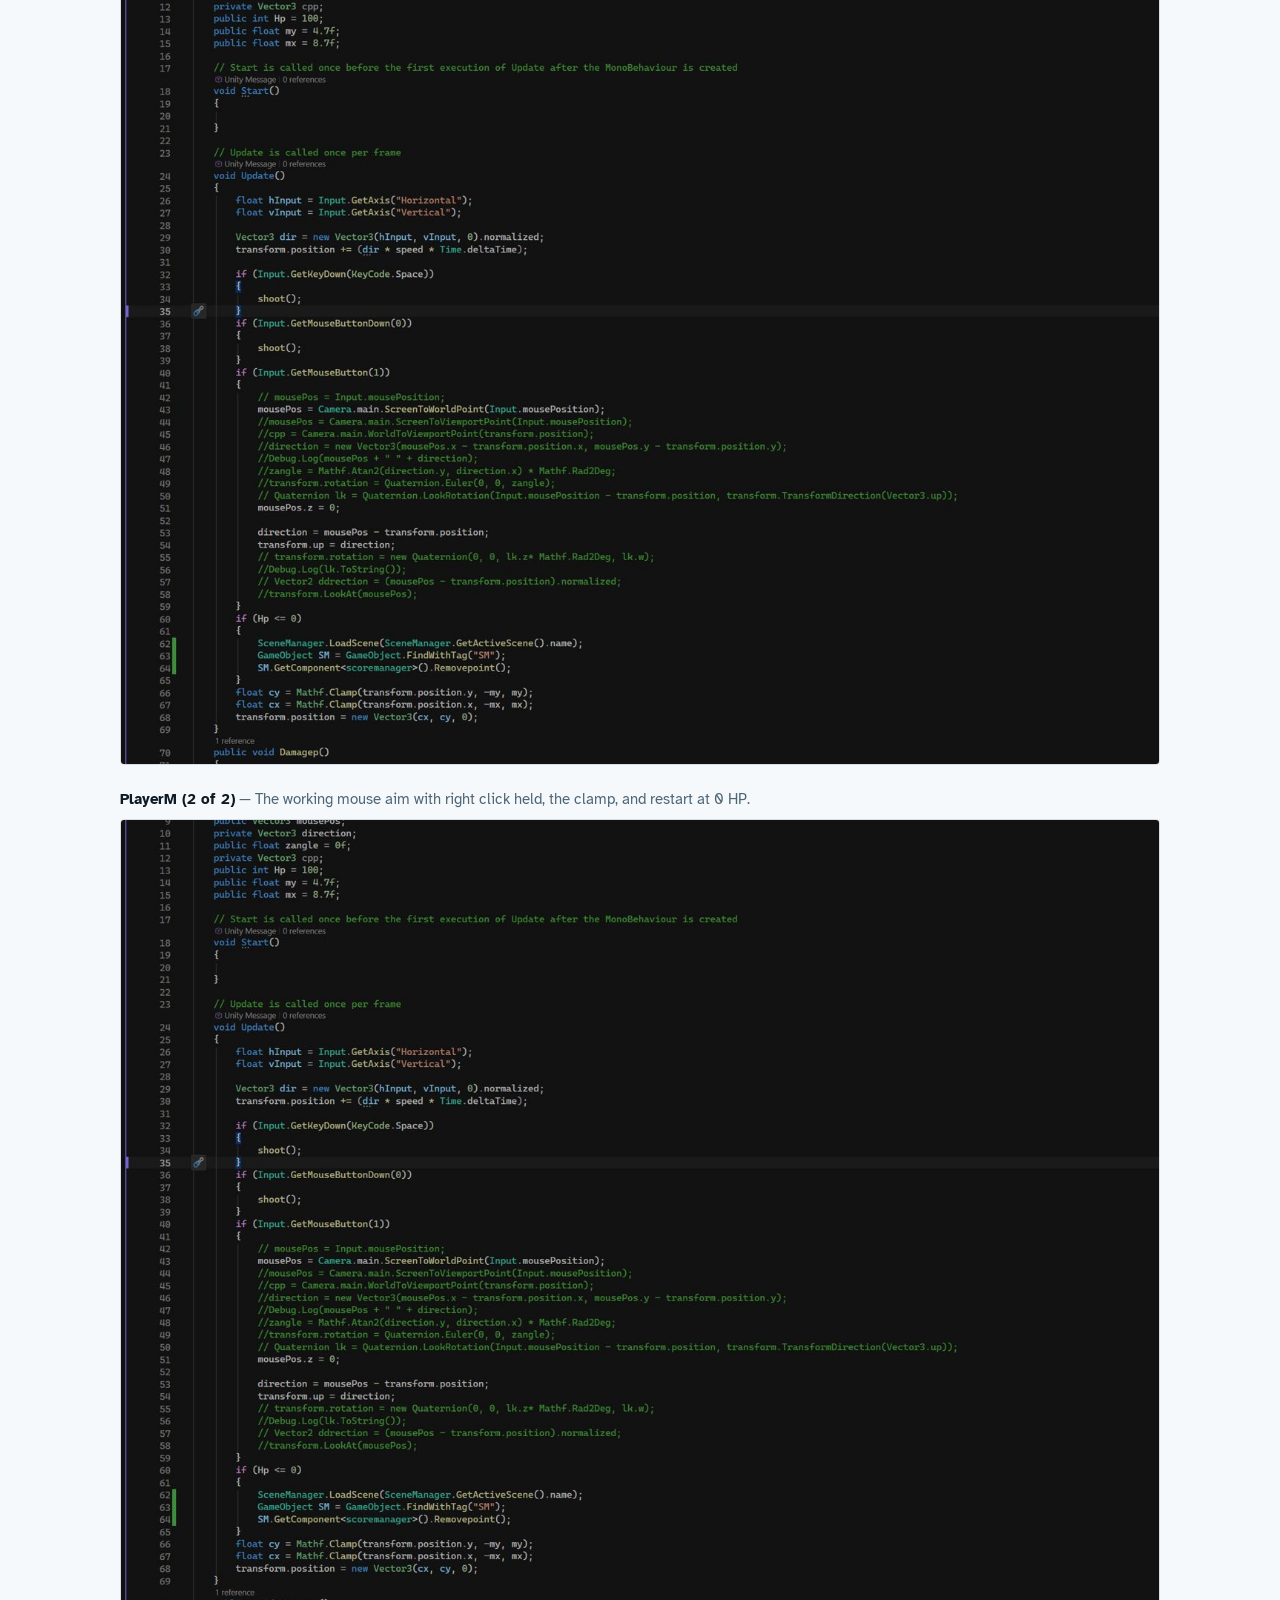
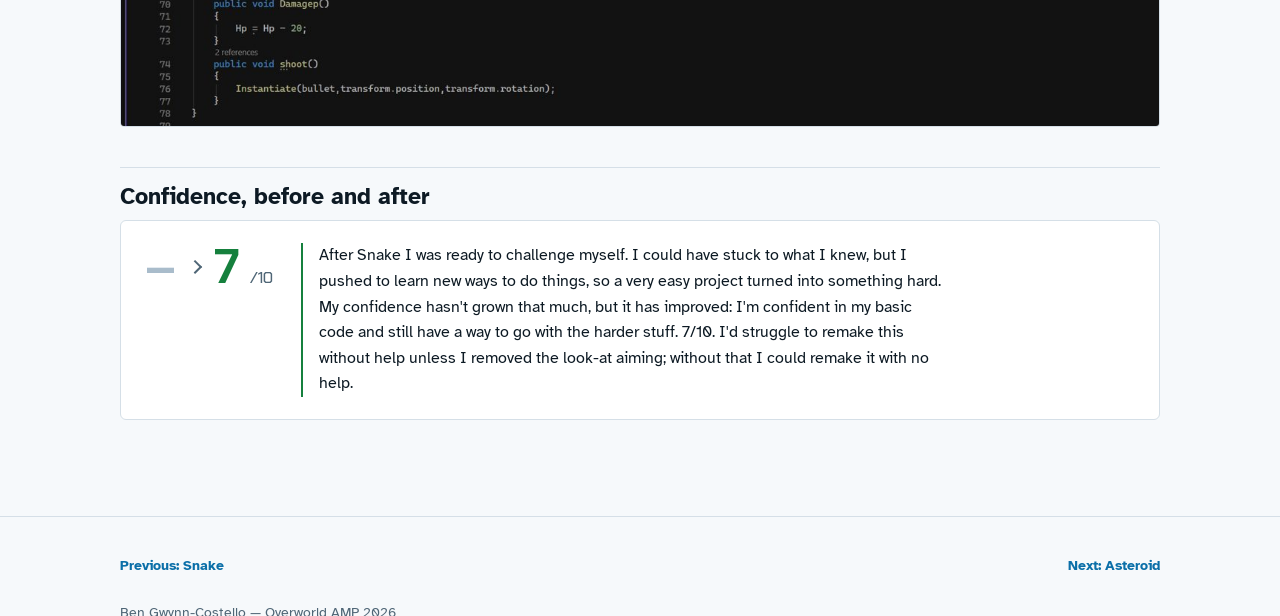
<file: projects/bev.html>
<!DOCTYPE html>
<html lang="en">
<head>
<meta charset="UTF-8">
<meta name="viewport" content="width=device-width, initial-scale=1.0">
<title>BEV — Top-Down Shooter — Ben Gwynn-Costello</title>
<meta name="description" content="Bird&#x27;s-eye-view shooter: enemies spawn from a random side and hunt you, elites shoot back, and you aim with the mouse. The hardest code I&#x27;ve written so far.">
<meta property="og:title" content="BEV — Top-Down Shooter — Ben Gwynn-Costello">
<meta property="og:description" content="Bird&#x27;s-eye-view shooter: enemies spawn from a random side and hunt you, elites shoot back, and you aim with the mouse. The hardest code I&#x27;ve written so far.">
<meta name="theme-color" content="#000000" media="(prefers-color-scheme: dark)">
<meta name="theme-color" content="#f6f9fb" media="(prefers-color-scheme: light)">
<link rel="icon" href="data:image/svg+xml,&lt;svg xmlns=&quot;http://www.w3.org/2000/svg&quot; viewBox=&quot;0 0 32 32&quot;&gt;&lt;rect width=&quot;32&quot; height=&quot;32&quot; rx=&quot;6&quot; fill=&quot;#000&quot;/&gt;&lt;rect x=&quot;7&quot; y=&quot;17&quot; width=&quot;5&quot; height=&quot;8&quot; fill=&quot;#2b4559&quot;/&gt;&lt;rect x=&quot;14&quot; y=&quot;11&quot; width=&quot;5&quot; height=&quot;14&quot; fill=&quot;#43ff6b&quot;/&gt;&lt;rect x=&quot;21&quot; y=&quot;7&quot; width=&quot;5&quot; height=&quot;18&quot; fill=&quot;#43ff6b&quot;/&gt;&lt;/svg&gt;">
<link rel="preconnect" href="https://fonts.googleapis.com">
<link rel="preconnect" href="https://fonts.gstatic.com" crossorigin>
<link href="https://fonts.googleapis.com/css2?family=Atkinson+Hyperlegible:wght@400;700&family=Chakra+Petch:wght@600;700&family=IBM+Plex+Mono:wght@400;500&display=swap" rel="stylesheet">
<link rel="stylesheet" href="../style.css">
<script>try{var t=localStorage.getItem("ben-theme");if(t)document.documentElement.setAttribute("data-theme",t);}catch(e){}</script>
</head>
<body>
<a class="skip" href="#main">Skip to content</a>
<nav class="nav" aria-label="Site">
  <span class="progress" aria-hidden="true"></span>
  <div class="wrap">
    <a class="brand" href="../index.html">ben.gc</a>
    <div class="nav-links">
      <a href="../index.html#projects">Projects</a>
      <a href="../index.html#about">About</a>
      <button class="theme" type="button" aria-label="Switch between light and dark theme" title="Light / dark">
        <span class="theme-sun" aria-hidden="true"></span><span class="theme-moon" aria-hidden="true"></span>
      </button>
    </div>
  </div>
</nav>

<main id="main" class="wrap">
  <header class="proj-head">
    <a class="back" href="../index.html#projects">All projects</a>
    <p class="proj-group">Unity games</p>
    <h1>BEV — Top-Down Shooter</h1>
    <p class="lead">Bird&#x27;s-eye-view shooter: enemies spawn from a random side and hunt you, elites shoot back, and you aim with the mouse. The hardest code I&#x27;ve written so far.</p>
    <div class="chips"><span class='chip'>Unity</span><span class='chip'>C#</span><span class='chip'>2D</span></div>
  </header>

  <section>
    <h2>Gameplay</h2>
    <video class="media" src="../assets/bev-gameplay.mp4" poster="../assets/bev-thumb.jpg" controls preload="none" playsinline></video>
  </section>
  <section>
    <h2>How it works</h2><p>Spawn runs on three timers. Timer 1 counts to 2 and spawns a normal enemy (e1, the red square, 50 HP). Timer 2 counts to 3.5 and calls location, which picks a random side of the map, top, bottom, left or right, then a random point along it, so spawns never settle into a pattern. Timer 3 reaches 7 and spawns the elite (e2, the red circle, 100 HP). Both enemy scripts move continuously towards the player, clamp to the arena, and shoot a bullet every second that does 20 damage on hit; when their HP hits zero they&#x27;re destroyed and AddPoint is called.</p><p>The player bullet is the same script as the enemy&#x27;s, except it calls DamageE1 or DamageE2 on whatever it hits. ScoreManager holds the score and the kill count, with AddPoint and a RemovePoint that resets it when the player dies.</p><p>PlayerM was the hardest script: a new movement system where holding the right mouse button turns the player to face the cursor, so you shoot wherever you&#x27;re aiming. The green commented lines are my failed attempts; the white lines are the version that works. It also holds the HP, the damage function, shoot on space or left click, and the restart when HP reaches zero.</p></section>
  <section>
    <h2>Featured code</h2>
    <p class="code-title">playerm.cs — aim at the mouse (and the attempts that didn&#x27;t work)</p>
    <pre class="code" tabindex="0"><code><span class="kw">void</span> <span class="ty">Update</span>()
{
    <span class="kw">float</span> hInput = <span class="ty">Input</span>.<span class="ty">GetAxis</span>(<span class="st">&quot;Horizontal&quot;</span>);
    <span class="kw">float</span> vInput = <span class="ty">Input</span>.<span class="ty">GetAxis</span>(<span class="st">&quot;Vertical&quot;</span>);
    <span class="ty">Vector3</span> dir = <span class="kw">new</span> <span class="ty">Vector3</span>(hInput, vInput, <span class="nu">0</span>).normalized;
    transform.position += (dir * speed * <span class="ty">Time</span>.deltaTime);

    <span class="kw">if</span> (<span class="ty">Input</span>.<span class="ty">GetKeyDown</span>(<span class="ty">KeyCode</span>.<span class="ty">Space</span>)) { shoot(); }
    <span class="kw">if</span> (<span class="ty">Input</span>.<span class="ty">GetMouseButtonDown</span>(<span class="nu">0</span>))     { shoot(); }

    <span class="kw">if</span> (<span class="ty">Input</span>.<span class="ty">GetMouseButton</span>(<span class="nu">1</span>))
    {
        mousePos = <span class="ty">Camera</span>.main.<span class="ty">ScreenToWorldPoint</span>(<span class="ty">Input</span>.mousePosition);
        <span class="cm">//zangle = Mathf.Atan2(direction.y, direction.x) * Mathf.Rad2Deg;</span>
        <span class="cm">//transform.rotation = Quaternion.Euler(0, 0, zangle);</span>
        mousePos.z = <span class="nu">0</span>;
        direction = mousePos - transform.position;
        transform.up = direction;
    }
    <span class="kw">if</span> (<span class="ty">Hp</span> &lt;= <span class="nu">0</span>)
    {
        <span class="ty">SceneManager</span>.<span class="ty">LoadScene</span>(<span class="ty">SceneManager</span>.<span class="ty">GetActiveScene</span>().name);
        <span class="ty">GameObject</span> <span class="ty">SM</span> = <span class="ty">GameObject</span>.<span class="ty">FindWithTag</span>(<span class="st">&quot;SM&quot;</span>);
        <span class="ty">SM</span>.<span class="ty">GetComponent</span>&lt;scoremanager&gt;().<span class="ty">Removepoint</span>();
    }
    <span class="kw">float</span> cy = <span class="ty">Mathf</span>.<span class="ty">Clamp</span>(transform.position.y, -my, my);
    <span class="kw">float</span> cx = <span class="ty">Mathf</span>.<span class="ty">Clamp</span>(transform.position.x, -mx, mx);
    transform.position = <span class="kw">new</span> <span class="ty">Vector3</span>(cx, cy, <span class="nu">0</span>);
}

<span class="kw">public</span> <span class="kw">void</span> shoot()
{
    <span class="ty">Instantiate</span>(bullet, transform.position, transform.rotation);
}</code></pre>
    <p>Two lines did the job in the end, convert the mouse to world space then set transform.up to point at it, after several tries with angles and quaternions that are left in as comments.</p>
  </section>
  <section>
    <h2>All the scripts</h2>
    <p>9 scripts, each with what it does in my words.</p>
    <div class="scripts"><figure class="script"><figcaption><b>ScoreManager</b> — Score int and a TMP text; AddPoint when an enemy is destroyed, RemovePoint resets on death.</figcaption><img class="media" src="../assets/scripts/bev-bev-scoremanager-script.jpg" alt="ScoreManager script" width="1400" height="530" loading="lazy" decoding="async"></figure><figure class="script"><figcaption><b>Spawn (1 of 2)</b> — Three timers: 2 s spawns e1, 3.5 s re-rolls the spawn side and position, 7 s spawns the elite e2.</figcaption><img class="media" src="../assets/scripts/bev-bev-spawn-script-1.jpg" alt="Spawn (1 of 2) script" width="1400" height="1222" loading="lazy" decoding="async"></figure><figure class="script"><figcaption><b>Spawn (2 of 2)</b> — The location function: pick top, bottom, left or right, then a random point along that side.</figcaption><img class="media" src="../assets/scripts/bev-bev-spawn-script-2.jpg" alt="Spawn (2 of 2) script" width="1400" height="1131" loading="lazy" decoding="async"></figure><figure class="script"><figcaption><b>Enemy (e1)</b> — Moves towards the player, clamped to the arena, shoots every second; 50 HP.</figcaption><img class="media" src="../assets/scripts/bev-bev-enemy-script.jpg" alt="Enemy (e1) script" width="1400" height="1028" loading="lazy" decoding="async"></figure><figure class="script"><figcaption><b>Enemy2 (e2)</b> — Same as Enemy but 100 HP: the elite, the red circle.</figcaption><img class="media" src="../assets/scripts/bev-bev-enemy2-script.jpg" alt="Enemy2 (e2) script" width="1400" height="978" loading="lazy" decoding="async"></figure><figure class="script"><figcaption><b>Bullete</b> — Enemy bullet: straight line, 20 damage to the player on hit, destroyed when it leaves the arena.</figcaption><img class="media" src="../assets/scripts/bev-bev-bullete-script.jpg" alt="Bullete script" width="1400" height="664" loading="lazy" decoding="async"></figure><figure class="script"><figcaption><b>Bullet</b> — Player bullet: same as Bullete but calls DamageE1 or DamageE2 on whatever it hits.</figcaption><img class="media" src="../assets/scripts/bev-bev-bullet-script.jpg" alt="Bullet script" width="1400" height="764" loading="lazy" decoding="async"></figure><figure class="script"><figcaption><b>PlayerM (1 of 2)</b> — Movement, HP, shoot on space or left click, and the commented-out aiming attempts.</figcaption><img class="media" src="../assets/scripts/bev-bev-playerm-script1.jpg" alt="PlayerM (1 of 2) script" width="1400" height="1222" loading="lazy" decoding="async"></figure><figure class="script"><figcaption><b>PlayerM (2 of 2)</b> — The working mouse aim with right click held, the clamp, and restart at 0 HP.</figcaption><img class="media" src="../assets/scripts/bev-bev-playerm-script2.jpg" alt="PlayerM (2 of 2) script" width="1400" height="1222" loading="lazy" decoding="async"></figure></div>
  </section>
  <section class="conf">
    <h2>Confidence, before and after</h2>
    <div class="conf-row">
      <div class="conf-big"><span class="conf-num conf-before conf-na">–</span><span class="conf-arrow"></span><span class="conf-num conf-after">7</span><span class="conf-scale">/10</span></div>
      <blockquote class="conf-quote">After Snake I was ready to challenge myself. I could have stuck to what I knew, but I pushed to learn new ways to do things, so a very easy project turned into something hard. My confidence hasn&#x27;t grown that much, but it has improved: I&#x27;m confident in my basic code and still have a way to go with the harder stuff. 7/10. I&#x27;d struggle to remake this without help unless I removed the look-at aiming; without that I could remake it with no help.</blockquote>
    </div>
  </section></main>
<footer class="foot">
  <div class="wrap">
    <nav class="pager" aria-label="Project navigation"><a href="../projects/snake.html" rel="prev">Previous: Snake</a><a href="../projects/asteroid.html" rel="next">Next: Asteroid</a></nav>
    <p>Ben Gwynn-Costello — Overworld AMP 2026</p>
  </div>
</footer>
<script>
(function(){
  var b=document.querySelector('.theme'); if(!b) return;
  function cur(){ var a=document.documentElement.getAttribute('data-theme'); if(a) return a;
    return window.matchMedia&&window.matchMedia('(prefers-color-scheme: light)').matches?'light':'dark'; }
  b.addEventListener('click',function(){ var n=cur()==='dark'?'light':'dark';
    document.documentElement.setAttribute('data-theme',n); try{localStorage.setItem('ben-theme',n);}catch(e){} });
})();
(function(){
  var reduce = window.matchMedia && window.matchMedia('(prefers-reduced-motion: reduce)').matches;
  var boot = document.getElementById('boot'), site = document.getElementById('site');
  if (boot) {
    var run = document.getElementById('run'), out = document.getElementById('out'), status = document.getElementById('status');
    var LOG = JSON.parse(document.getElementById('build-log').textContent);
    var seen = false; try { seen = localStorage.getItem('ben-intro-seen') === '1'; } catch(e) {}
    if (/[?&#]intro/.test(location.search + location.hash)) { seen = false; }
    function launch(){ boot.classList.add('leaving'); site.classList.add('on'); document.body.classList.add('ran'); try{localStorage.setItem('ben-intro-seen','1');}catch(e){} setTimeout(function(){ boot.classList.add('gone'); }, reduce ? 0 : 900); }
    var launched = false;
    function doRun(){
      if (launched || run.disabled) return; launched = true; run.disabled = true; run.classList.add('on'); boot.classList.add('playmode'); status.textContent = 'entering play mode';
      var delay = 0, step = reduce ? 0 : 120;
      LOG.slice(2).forEach(function(b){ var el = document.createElement('span'); el.className = 'line ' + b[0]; el.textContent = b[1]; out.appendChild(el); out.appendChild(document.createTextNode('\n')); delay += step; setTimeout(function(){ el.classList.add('show'); }, delay); });
      setTimeout(launch, delay + (reduce ? 0 : 350));
    }
    if (seen || reduce) { boot.classList.add('gone'); site.classList.add('on'); document.body.classList.add('ran'); }
    else {
      var pre = 0; LOG.slice(0,2).forEach(function(b){ var el = document.createElement('span'); el.className = 'line ' + b[0]; el.textContent = b[1]; out.appendChild(el); out.appendChild(document.createTextNode('\n')); pre += 400; setTimeout(function(){ el.classList.add('show'); }, pre); });
      setTimeout(function(){ run.disabled = false; run.classList.add('ready'); status.textContent = 'ready — press Play'; }, pre + 500);
      run.addEventListener('click', doRun);
      document.addEventListener('keydown', function(e){ if (e.key === 'Enter' && !boot.classList.contains('gone')) doRun(); });
      document.getElementById('skip').addEventListener('click', launch);
    }
    var rp = document.getElementById('replay'); if (rp) rp.addEventListener('click', function(){ try{localStorage.removeItem('ben-intro-seen');}catch(e){} location.reload(); });
  } else if (site) { site.classList.add('on'); }
  var chart = document.querySelector('.chart');
  if (chart && !reduce && 'IntersectionObserver' in window) {
    chart.classList.add('armed');
    var io = new IntersectionObserver(function(es){ es.forEach(function(e){ if (e.isIntersecting) { chart.classList.add('in'); io.disconnect(); } }); }, {threshold:.35});
    io.observe(chart);
  }
  var fine = window.matchMedia && window.matchMedia('(hover: hover) and (pointer: fine)').matches;
  if (fine && !reduce) {
    document.querySelectorAll('.card-media').forEach(function(m){
      var v = m.querySelector('video'); if (!v) return;
      var c = m.closest('.card');
      c.addEventListener('mouseenter', function(){ if (!v.src) v.src = v.getAttribute('data-src'); v.currentTime = 0; v.play().catch(function(){}); m.classList.add('playing'); });
      c.addEventListener('mouseleave', function(){ v.pause(); m.classList.remove('playing'); });
    });
  }
  var bar = document.querySelector('.progress');
  if (bar) { var tick = function(){ var h = document.documentElement; var max = h.scrollHeight - h.clientHeight; bar.style.transform = 'scaleX(' + (max > 0 ? h.scrollTop / max : 0) + ')'; }; addEventListener('scroll', tick, {passive:true}); tick(); }
})();
</script>
</body>
</html>
</file>
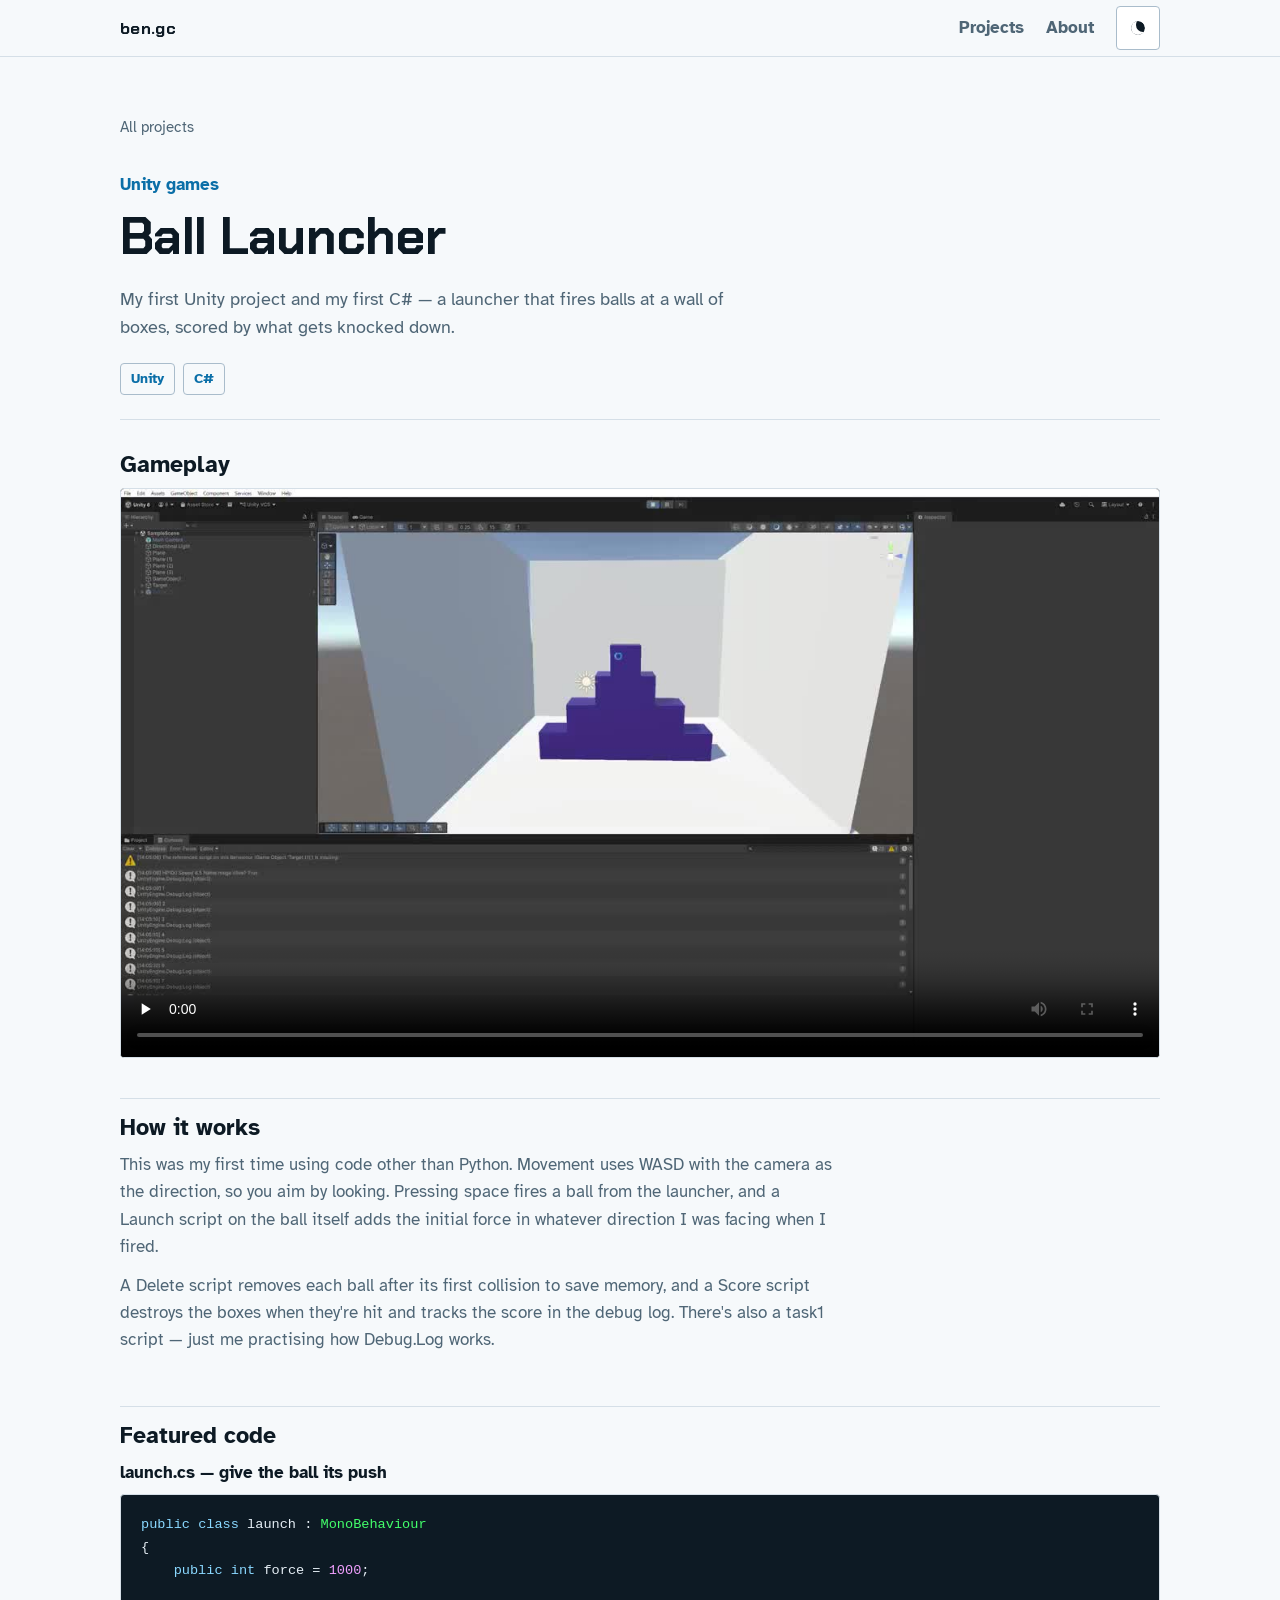
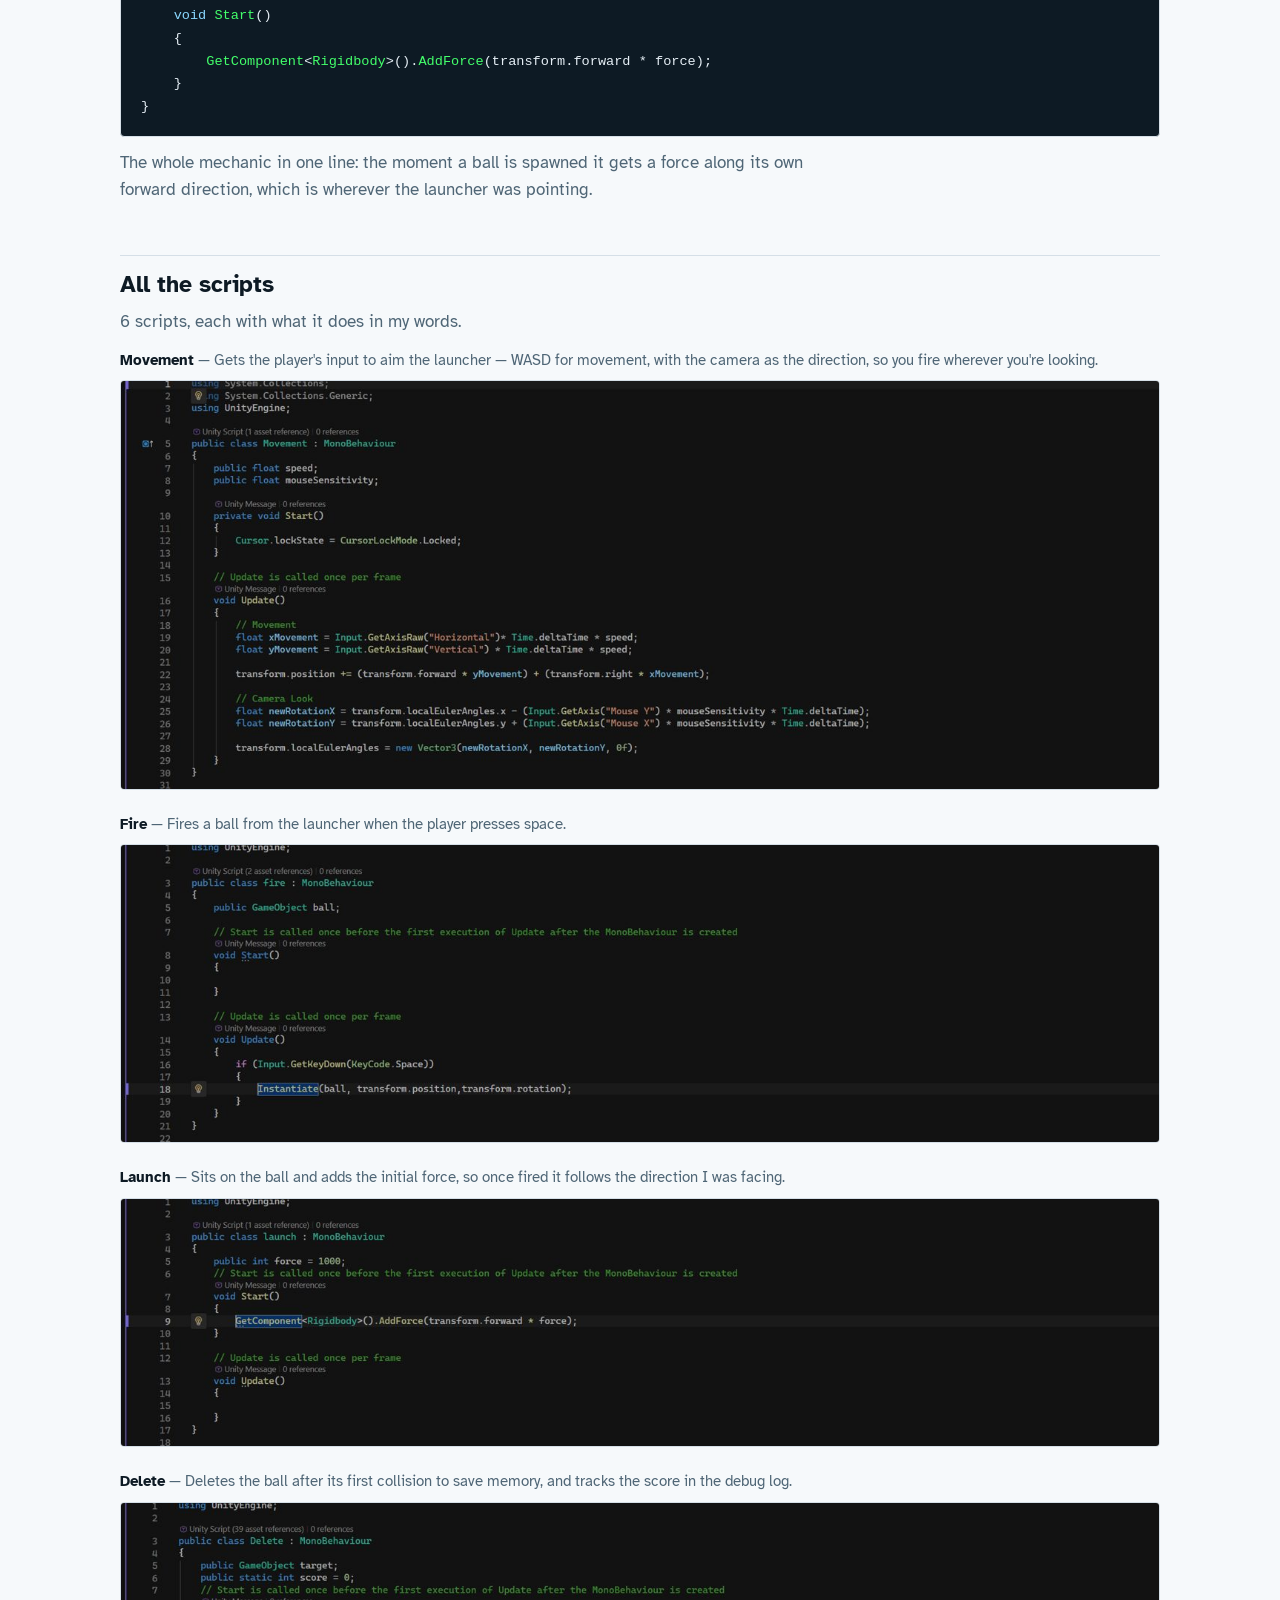
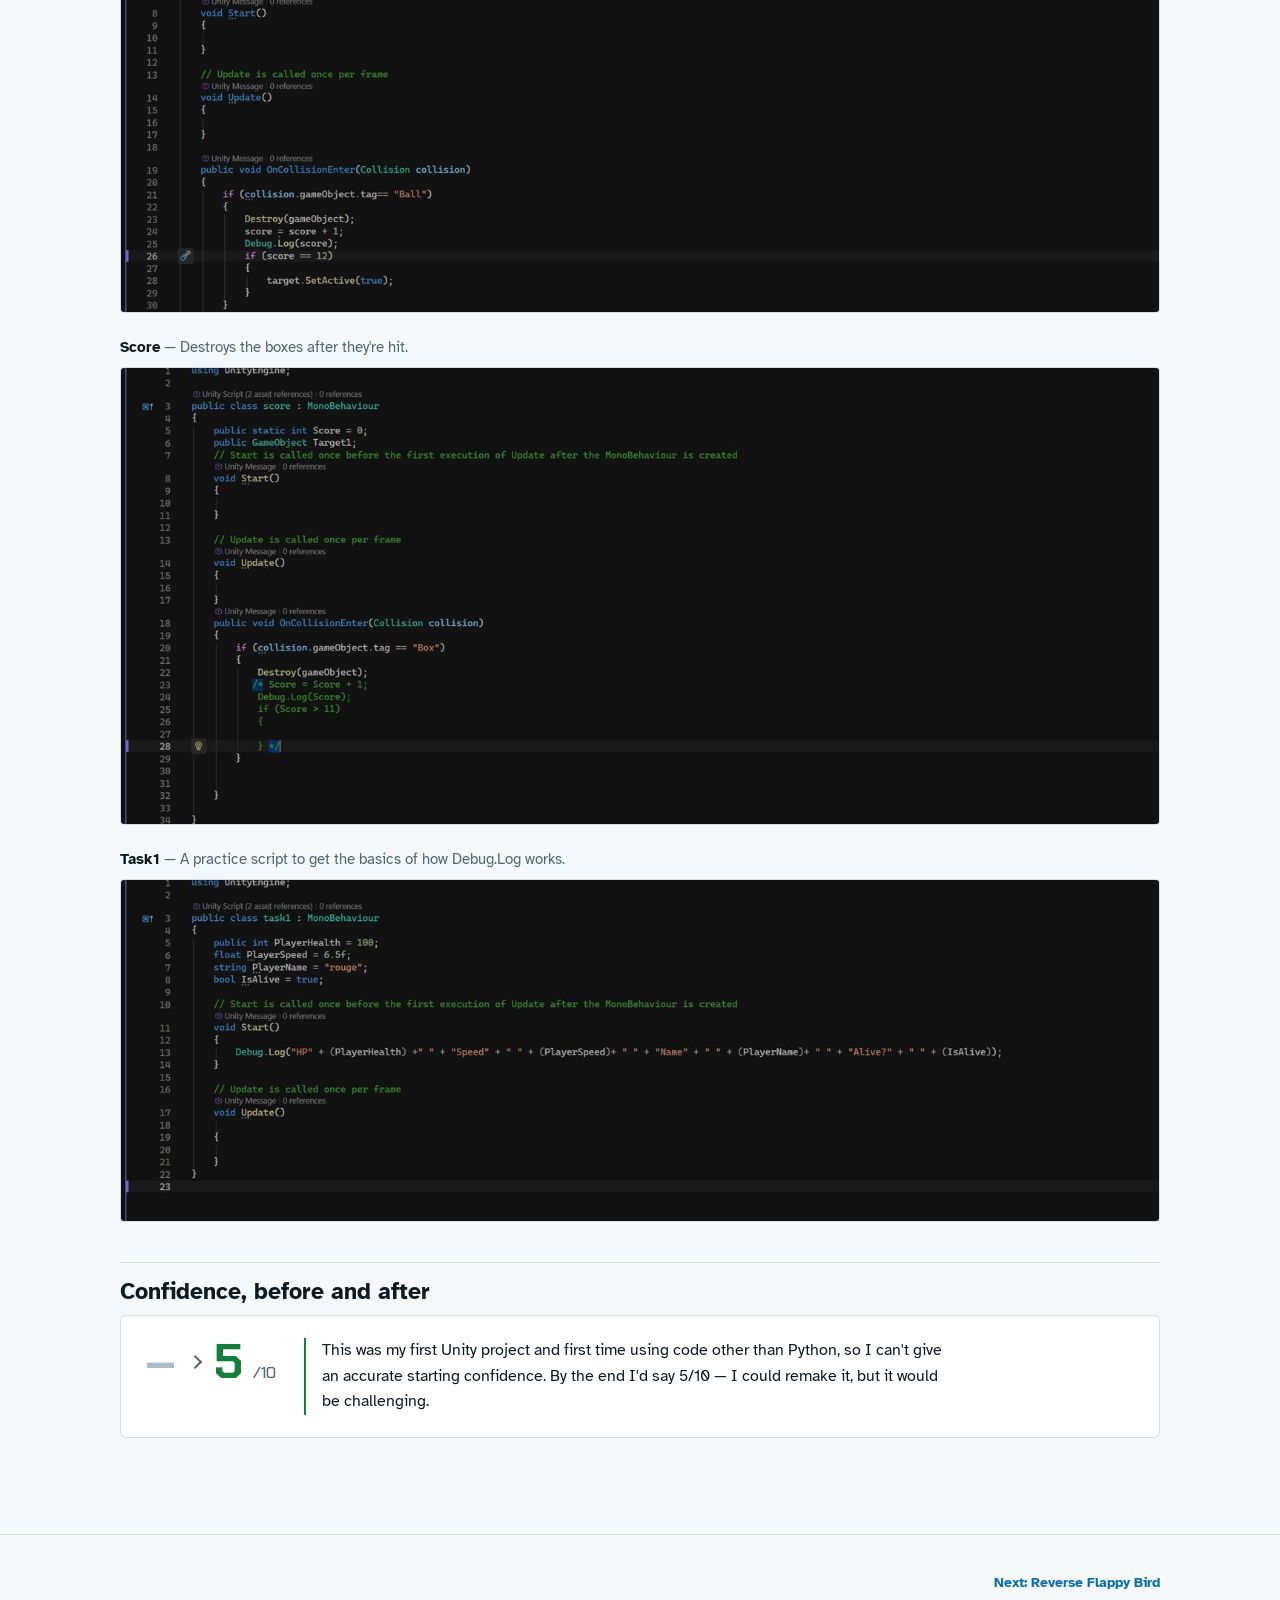
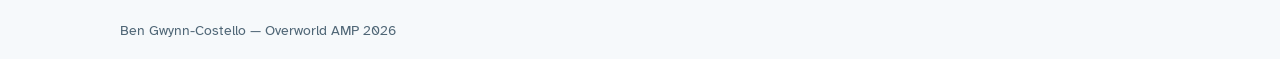
<file: projects/bowling.html>
<!DOCTYPE html>
<html lang="en">
<head>
<meta charset="UTF-8">
<meta name="viewport" content="width=device-width, initial-scale=1.0">
<title>Ball Launcher — Ben Gwynn-Costello</title>
<meta name="description" content="My first Unity project and my first C# — a launcher that fires balls at a wall of boxes, scored by what gets knocked down.">
<meta property="og:title" content="Ball Launcher — Ben Gwynn-Costello">
<meta property="og:description" content="My first Unity project and my first C# — a launcher that fires balls at a wall of boxes, scored by what gets knocked down.">
<meta name="theme-color" content="#000000" media="(prefers-color-scheme: dark)">
<meta name="theme-color" content="#f6f9fb" media="(prefers-color-scheme: light)">
<link rel="icon" href="data:image/svg+xml,&lt;svg xmlns=&quot;http://www.w3.org/2000/svg&quot; viewBox=&quot;0 0 32 32&quot;&gt;&lt;rect width=&quot;32&quot; height=&quot;32&quot; rx=&quot;6&quot; fill=&quot;#000&quot;/&gt;&lt;rect x=&quot;7&quot; y=&quot;17&quot; width=&quot;5&quot; height=&quot;8&quot; fill=&quot;#2b4559&quot;/&gt;&lt;rect x=&quot;14&quot; y=&quot;11&quot; width=&quot;5&quot; height=&quot;14&quot; fill=&quot;#43ff6b&quot;/&gt;&lt;rect x=&quot;21&quot; y=&quot;7&quot; width=&quot;5&quot; height=&quot;18&quot; fill=&quot;#43ff6b&quot;/&gt;&lt;/svg&gt;">
<link rel="preconnect" href="https://fonts.googleapis.com">
<link rel="preconnect" href="https://fonts.gstatic.com" crossorigin>
<link href="https://fonts.googleapis.com/css2?family=Atkinson+Hyperlegible:wght@400;700&family=Chakra+Petch:wght@600;700&family=IBM+Plex+Mono:wght@400;500&display=swap" rel="stylesheet">
<link rel="stylesheet" href="../style.css">
<script>try{var t=localStorage.getItem("ben-theme");if(t)document.documentElement.setAttribute("data-theme",t);}catch(e){}</script>
</head>
<body>
<a class="skip" href="#main">Skip to content</a>
<nav class="nav" aria-label="Site">
  <span class="progress" aria-hidden="true"></span>
  <div class="wrap">
    <a class="brand" href="../index.html">ben.gc</a>
    <div class="nav-links">
      <a href="../index.html#projects">Projects</a>
      <a href="../index.html#about">About</a>
      <button class="theme" type="button" aria-label="Switch between light and dark theme" title="Light / dark">
        <span class="theme-sun" aria-hidden="true"></span><span class="theme-moon" aria-hidden="true"></span>
      </button>
    </div>
  </div>
</nav>

<main id="main" class="wrap">
  <header class="proj-head">
    <a class="back" href="../index.html#projects">All projects</a>
    <p class="proj-group">Unity games</p>
    <h1>Ball Launcher</h1>
    <p class="lead">My first Unity project and my first C# — a launcher that fires balls at a wall of boxes, scored by what gets knocked down.</p>
    <div class="chips"><span class='chip'>Unity</span><span class='chip'>C#</span></div>
  </header>

  <section>
    <h2>Gameplay</h2>
    <video class="media" src="../assets/bowling-gameplay.mp4" poster="../assets/bowling-thumb.jpg" controls preload="none" playsinline></video>
  </section>
  <section>
    <h2>How it works</h2><p>This was my first time using code other than Python. Movement uses WASD with the camera as the direction, so you aim by looking. Pressing space fires a ball from the launcher, and a Launch script on the ball itself adds the initial force in whatever direction I was facing when I fired.</p><p>A Delete script removes each ball after its first collision to save memory, and a Score script destroys the boxes when they&#x27;re hit and tracks the score in the debug log. There&#x27;s also a task1 script — just me practising how Debug.Log works.</p></section>
  <section>
    <h2>Featured code</h2>
    <p class="code-title">launch.cs — give the ball its push</p>
    <pre class="code" tabindex="0"><code><span class="kw">public</span> <span class="kw">class</span> launch : <span class="ty">MonoBehaviour</span>
{
    <span class="kw">public</span> <span class="kw">int</span> force = <span class="nu">1000</span>;

    <span class="kw">void</span> <span class="ty">Start</span>()
    {
        <span class="ty">GetComponent</span>&lt;<span class="ty">Rigidbody</span>&gt;().<span class="ty">AddForce</span>(transform.forward * force);
    }
}</code></pre>
    <p>The whole mechanic in one line: the moment a ball is spawned it gets a force along its own forward direction, which is wherever the launcher was pointing.</p>
  </section>
  <section>
    <h2>All the scripts</h2>
    <p>6 scripts, each with what it does in my words.</p>
    <div class="scripts"><figure class="script"><figcaption><b>Movement</b> — Gets the player&#x27;s input to aim the launcher — WASD for movement, with the camera as the direction, so you fire wherever you&#x27;re looking.</figcaption><img class="media" src="../assets/scripts/bowling-movement-script.jpg" alt="Movement script" width="1400" height="550" loading="lazy" decoding="async"></figure><figure class="script"><figcaption><b>Fire</b> — Fires a ball from the launcher when the player presses space.</figcaption><img class="media" src="../assets/scripts/bowling-fire-script.jpg" alt="Fire script" width="1400" height="401" loading="lazy" decoding="async"></figure><figure class="script"><figcaption><b>Launch</b> — Sits on the ball and adds the initial force, so once fired it follows the direction I was facing.</figcaption><img class="media" src="../assets/scripts/bowling-launch-script.jpg" alt="Launch script" width="1400" height="334" loading="lazy" decoding="async"></figure><figure class="script"><figcaption><b>Delete</b> — Deletes the ball after its first collision to save memory, and tracks the score in the debug log.</figcaption><img class="media" src="../assets/scripts/bowling-delete-script.jpg" alt="Delete script" width="1400" height="552" loading="lazy" decoding="async"></figure><figure class="script"><figcaption><b>Score</b> — Destroys the boxes after they&#x27;re hit.</figcaption><img class="media" src="../assets/scripts/bowling-score-script.jpg" alt="Score script" width="1400" height="615" loading="lazy" decoding="async"></figure><figure class="script"><figcaption><b>Task1</b> — A practice script to get the basics of how Debug.Log works.</figcaption><img class="media" src="../assets/scripts/bowling-task1-script.jpg" alt="Task1 script" width="1400" height="459" loading="lazy" decoding="async"></figure></div>
  </section>
  <section class="conf">
    <h2>Confidence, before and after</h2>
    <div class="conf-row">
      <div class="conf-big"><span class="conf-num conf-before conf-na">–</span><span class="conf-arrow"></span><span class="conf-num conf-after">5</span><span class="conf-scale">/10</span></div>
      <blockquote class="conf-quote">This was my first Unity project and first time using code other than Python, so I can&#x27;t give an accurate starting confidence. By the end I&#x27;d say 5/10 — I could remake it, but it would be challenging.</blockquote>
    </div>
  </section></main>
<footer class="foot">
  <div class="wrap">
    <nav class="pager" aria-label="Project navigation"><span></span><a href="../projects/reverse-flappy.html" rel="next">Next: Reverse Flappy Bird</a></nav>
    <p>Ben Gwynn-Costello — Overworld AMP 2026</p>
  </div>
</footer>
<script>
(function(){
  var b=document.querySelector('.theme'); if(!b) return;
  function cur(){ var a=document.documentElement.getAttribute('data-theme'); if(a) return a;
    return window.matchMedia&&window.matchMedia('(prefers-color-scheme: light)').matches?'light':'dark'; }
  b.addEventListener('click',function(){ var n=cur()==='dark'?'light':'dark';
    document.documentElement.setAttribute('data-theme',n); try{localStorage.setItem('ben-theme',n);}catch(e){} });
})();
(function(){
  var reduce = window.matchMedia && window.matchMedia('(prefers-reduced-motion: reduce)').matches;
  var boot = document.getElementById('boot'), site = document.getElementById('site');
  if (boot) {
    var run = document.getElementById('run'), out = document.getElementById('out'), status = document.getElementById('status');
    var LOG = JSON.parse(document.getElementById('build-log').textContent);
    var seen = false; try { seen = localStorage.getItem('ben-intro-seen') === '1'; } catch(e) {}
    if (/[?&#]intro/.test(location.search + location.hash)) { seen = false; }
    function launch(){ boot.classList.add('leaving'); site.classList.add('on'); document.body.classList.add('ran'); try{localStorage.setItem('ben-intro-seen','1');}catch(e){} setTimeout(function(){ boot.classList.add('gone'); }, reduce ? 0 : 900); }
    var launched = false;
    function doRun(){
      if (launched || run.disabled) return; launched = true; run.disabled = true; run.classList.add('on'); boot.classList.add('playmode'); status.textContent = 'entering play mode';
      var delay = 0, step = reduce ? 0 : 120;
      LOG.slice(2).forEach(function(b){ var el = document.createElement('span'); el.className = 'line ' + b[0]; el.textContent = b[1]; out.appendChild(el); out.appendChild(document.createTextNode('\n')); delay += step; setTimeout(function(){ el.classList.add('show'); }, delay); });
      setTimeout(launch, delay + (reduce ? 0 : 350));
    }
    if (seen || reduce) { boot.classList.add('gone'); site.classList.add('on'); document.body.classList.add('ran'); }
    else {
      var pre = 0; LOG.slice(0,2).forEach(function(b){ var el = document.createElement('span'); el.className = 'line ' + b[0]; el.textContent = b[1]; out.appendChild(el); out.appendChild(document.createTextNode('\n')); pre += 400; setTimeout(function(){ el.classList.add('show'); }, pre); });
      setTimeout(function(){ run.disabled = false; run.classList.add('ready'); status.textContent = 'ready — press Play'; }, pre + 500);
      run.addEventListener('click', doRun);
      document.addEventListener('keydown', function(e){ if (e.key === 'Enter' && !boot.classList.contains('gone')) doRun(); });
      document.getElementById('skip').addEventListener('click', launch);
    }
    var rp = document.getElementById('replay'); if (rp) rp.addEventListener('click', function(){ try{localStorage.removeItem('ben-intro-seen');}catch(e){} location.reload(); });
  } else if (site) { site.classList.add('on'); }
  var chart = document.querySelector('.chart');
  if (chart && !reduce && 'IntersectionObserver' in window) {
    chart.classList.add('armed');
    var io = new IntersectionObserver(function(es){ es.forEach(function(e){ if (e.isIntersecting) { chart.classList.add('in'); io.disconnect(); } }); }, {threshold:.35});
    io.observe(chart);
  }
  var fine = window.matchMedia && window.matchMedia('(hover: hover) and (pointer: fine)').matches;
  if (fine && !reduce) {
    document.querySelectorAll('.card-media').forEach(function(m){
      var v = m.querySelector('video'); if (!v) return;
      var c = m.closest('.card');
      c.addEventListener('mouseenter', function(){ if (!v.src) v.src = v.getAttribute('data-src'); v.currentTime = 0; v.play().catch(function(){}); m.classList.add('playing'); });
      c.addEventListener('mouseleave', function(){ v.pause(); m.classList.remove('playing'); });
    });
  }
  var bar = document.querySelector('.progress');
  if (bar) { var tick = function(){ var h = document.documentElement; var max = h.scrollHeight - h.clientHeight; bar.style.transform = 'scaleX(' + (max > 0 ? h.scrollTop / max : 0) + ')'; }; addEventListener('scroll', tick, {passive:true}); tick(); }
})();
</script>
</body>
</html>
</file>
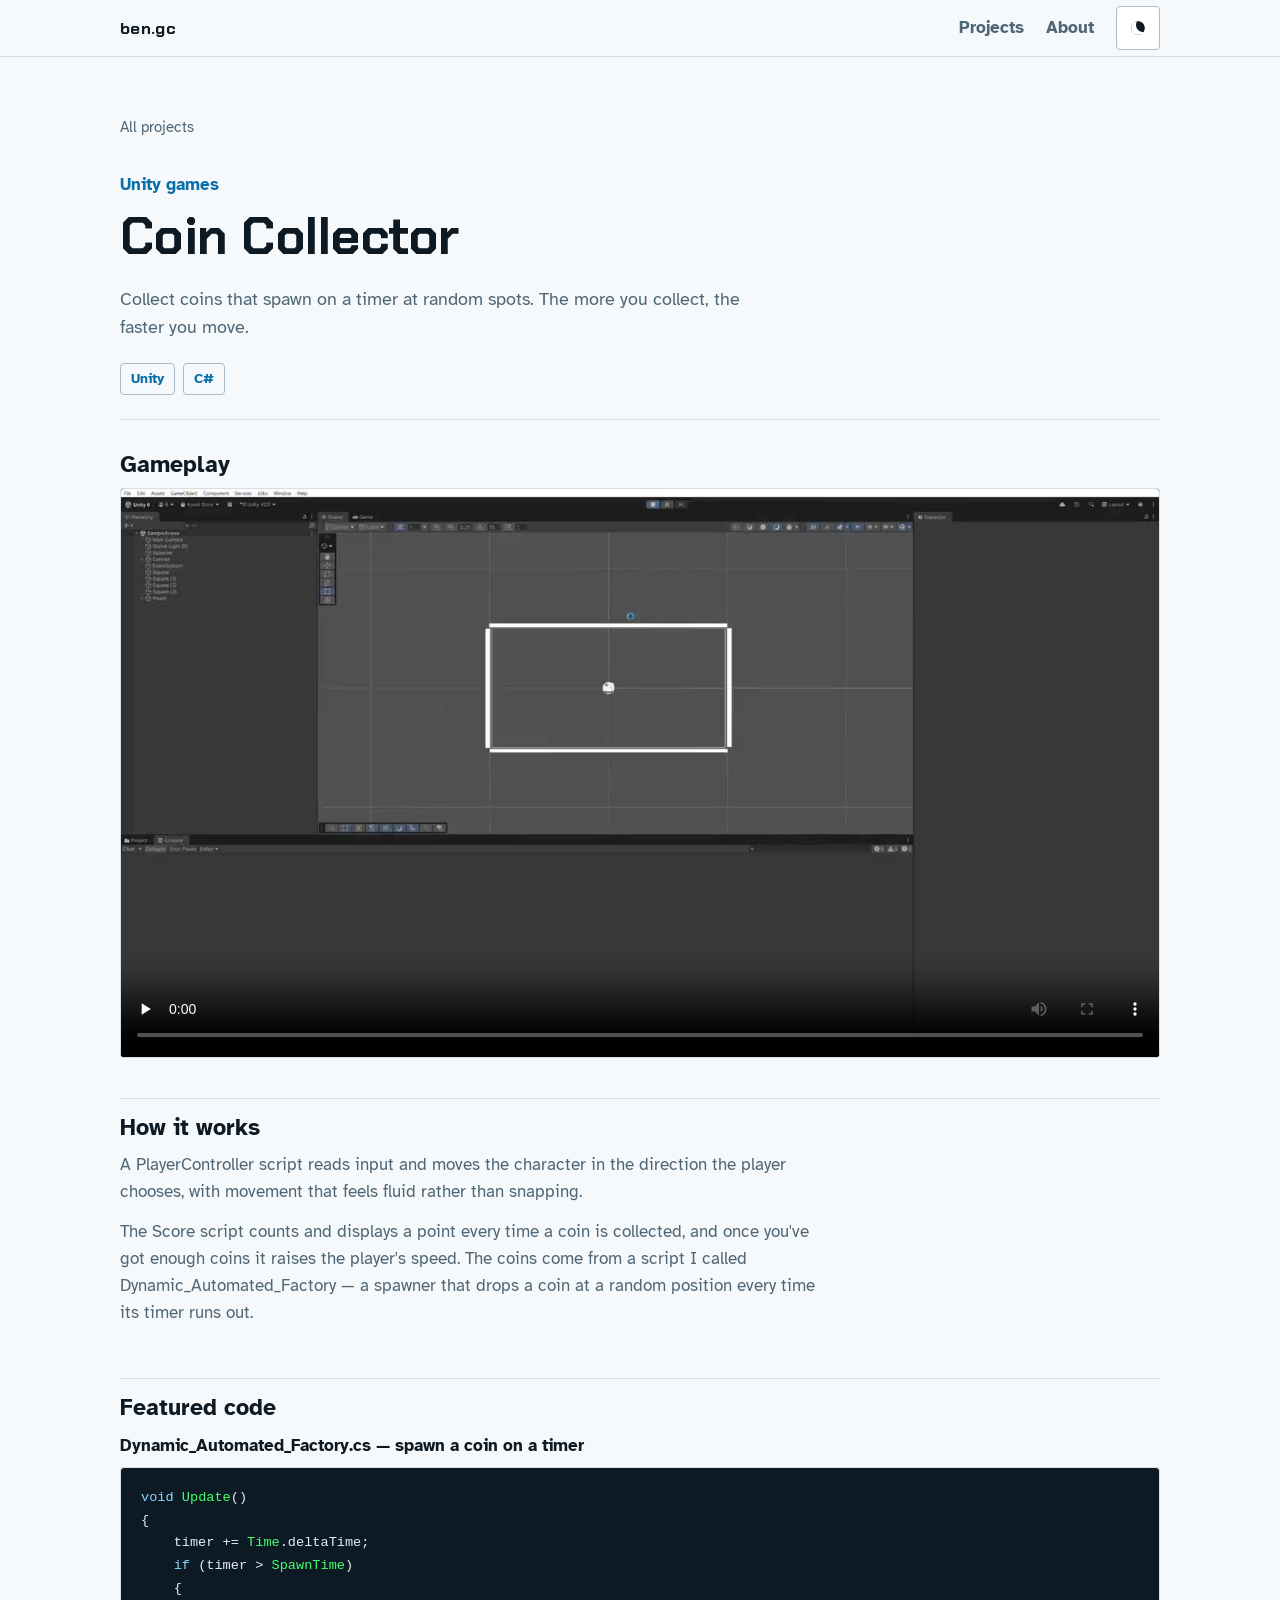
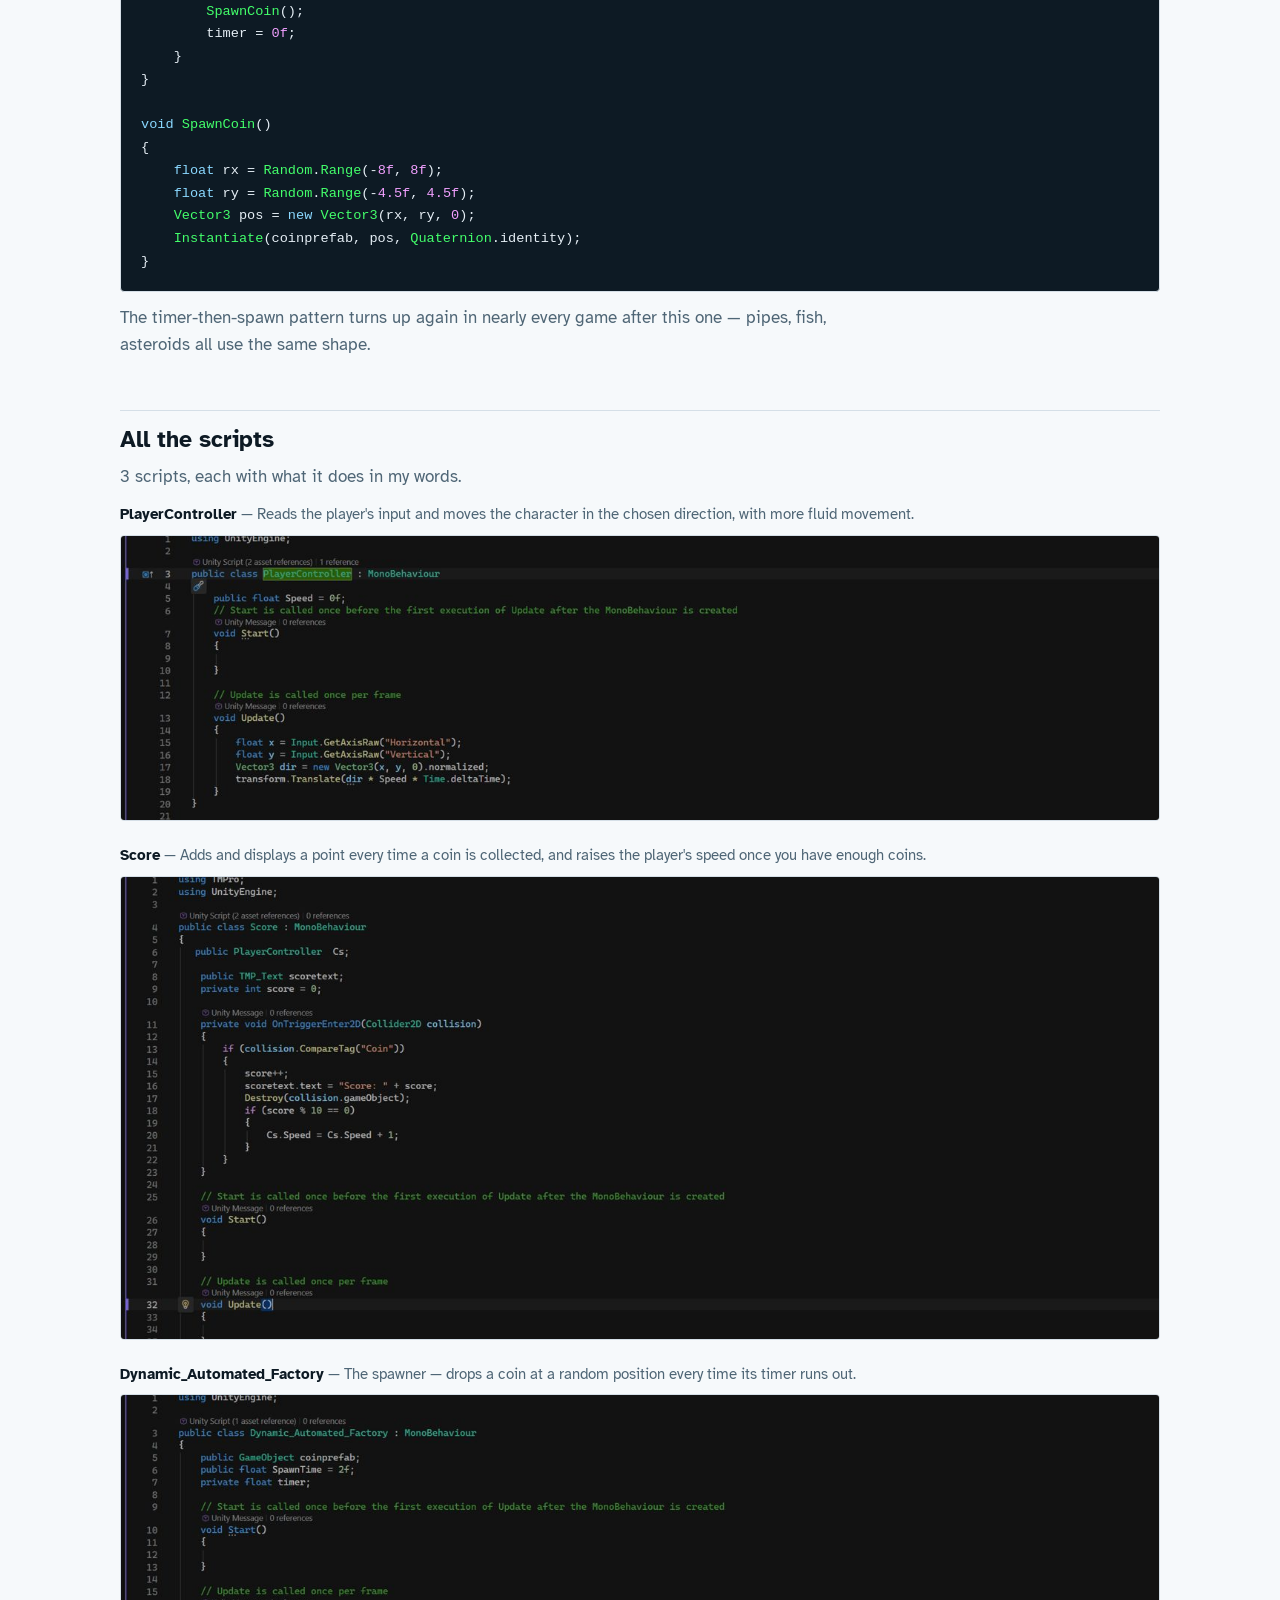
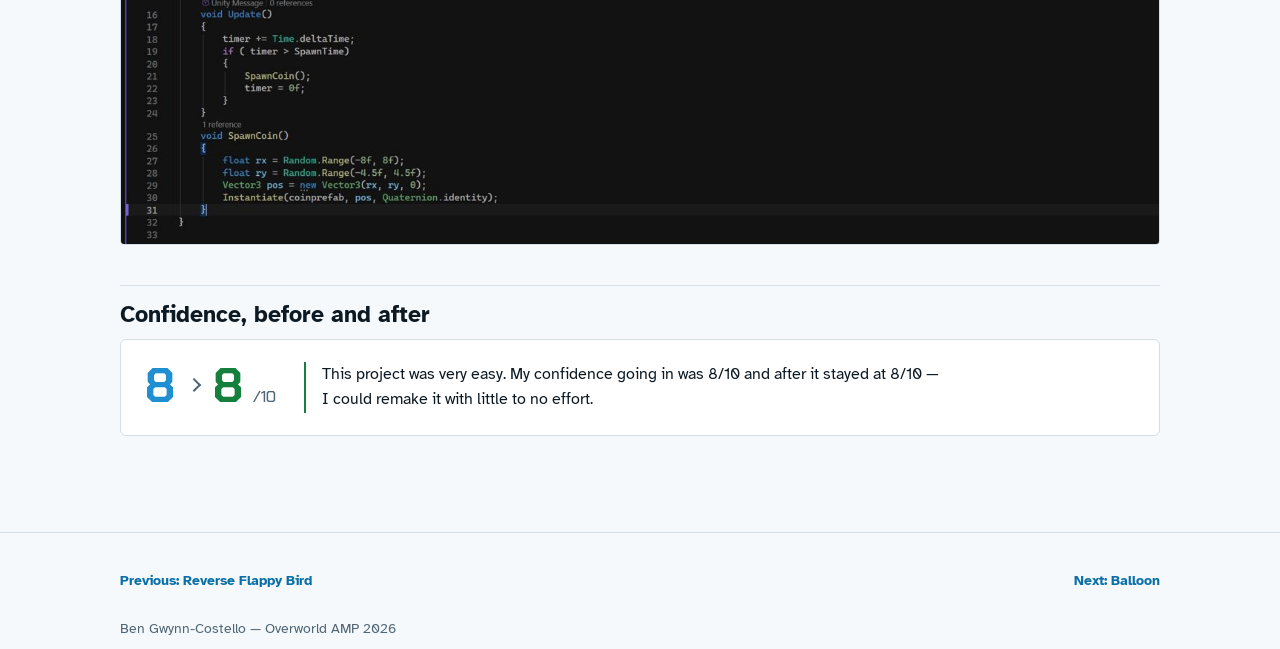
<file: projects/coin-collector.html>
<!DOCTYPE html>
<html lang="en">
<head>
<meta charset="UTF-8">
<meta name="viewport" content="width=device-width, initial-scale=1.0">
<title>Coin Collector — Ben Gwynn-Costello</title>
<meta name="description" content="Collect coins that spawn on a timer at random spots. The more you collect, the faster you move.">
<meta property="og:title" content="Coin Collector — Ben Gwynn-Costello">
<meta property="og:description" content="Collect coins that spawn on a timer at random spots. The more you collect, the faster you move.">
<meta name="theme-color" content="#000000" media="(prefers-color-scheme: dark)">
<meta name="theme-color" content="#f6f9fb" media="(prefers-color-scheme: light)">
<link rel="icon" href="data:image/svg+xml,&lt;svg xmlns=&quot;http://www.w3.org/2000/svg&quot; viewBox=&quot;0 0 32 32&quot;&gt;&lt;rect width=&quot;32&quot; height=&quot;32&quot; rx=&quot;6&quot; fill=&quot;#000&quot;/&gt;&lt;rect x=&quot;7&quot; y=&quot;17&quot; width=&quot;5&quot; height=&quot;8&quot; fill=&quot;#2b4559&quot;/&gt;&lt;rect x=&quot;14&quot; y=&quot;11&quot; width=&quot;5&quot; height=&quot;14&quot; fill=&quot;#43ff6b&quot;/&gt;&lt;rect x=&quot;21&quot; y=&quot;7&quot; width=&quot;5&quot; height=&quot;18&quot; fill=&quot;#43ff6b&quot;/&gt;&lt;/svg&gt;">
<link rel="preconnect" href="https://fonts.googleapis.com">
<link rel="preconnect" href="https://fonts.gstatic.com" crossorigin>
<link href="https://fonts.googleapis.com/css2?family=Atkinson+Hyperlegible:wght@400;700&family=Chakra+Petch:wght@600;700&family=IBM+Plex+Mono:wght@400;500&display=swap" rel="stylesheet">
<link rel="stylesheet" href="../style.css">
<script>try{var t=localStorage.getItem("ben-theme");if(t)document.documentElement.setAttribute("data-theme",t);}catch(e){}</script>
</head>
<body>
<a class="skip" href="#main">Skip to content</a>
<nav class="nav" aria-label="Site">
  <span class="progress" aria-hidden="true"></span>
  <div class="wrap">
    <a class="brand" href="../index.html">ben.gc</a>
    <div class="nav-links">
      <a href="../index.html#projects">Projects</a>
      <a href="../index.html#about">About</a>
      <button class="theme" type="button" aria-label="Switch between light and dark theme" title="Light / dark">
        <span class="theme-sun" aria-hidden="true"></span><span class="theme-moon" aria-hidden="true"></span>
      </button>
    </div>
  </div>
</nav>

<main id="main" class="wrap">
  <header class="proj-head">
    <a class="back" href="../index.html#projects">All projects</a>
    <p class="proj-group">Unity games</p>
    <h1>Coin Collector</h1>
    <p class="lead">Collect coins that spawn on a timer at random spots. The more you collect, the faster you move.</p>
    <div class="chips"><span class='chip'>Unity</span><span class='chip'>C#</span></div>
  </header>

  <section>
    <h2>Gameplay</h2>
    <video class="media" src="../assets/coin-gameplay.mp4" poster="../assets/coin-thumb.jpg" controls preload="none" playsinline></video>
  </section>
  <section>
    <h2>How it works</h2><p>A PlayerController script reads input and moves the character in the direction the player chooses, with movement that feels fluid rather than snapping.</p><p>The Score script counts and displays a point every time a coin is collected, and once you&#x27;ve got enough coins it raises the player&#x27;s speed. The coins come from a script I called Dynamic_Automated_Factory — a spawner that drops a coin at a random position every time its timer runs out.</p></section>
  <section>
    <h2>Featured code</h2>
    <p class="code-title">Dynamic_Automated_Factory.cs — spawn a coin on a timer</p>
    <pre class="code" tabindex="0"><code><span class="kw">void</span> <span class="ty">Update</span>()
{
    timer += <span class="ty">Time</span>.deltaTime;
    <span class="kw">if</span> (timer &gt; <span class="ty">SpawnTime</span>)
    {
        <span class="ty">SpawnCoin</span>();
        timer = <span class="nu">0f</span>;
    }
}

<span class="kw">void</span> <span class="ty">SpawnCoin</span>()
{
    <span class="kw">float</span> rx = <span class="ty">Random</span>.<span class="ty">Range</span>(-<span class="nu">8f</span>, <span class="nu">8f</span>);
    <span class="kw">float</span> ry = <span class="ty">Random</span>.<span class="ty">Range</span>(-<span class="nu">4.5f</span>, <span class="nu">4.5f</span>);
    <span class="ty">Vector3</span> pos = <span class="kw">new</span> <span class="ty">Vector3</span>(rx, ry, <span class="nu">0</span>);
    <span class="ty">Instantiate</span>(coinprefab, pos, <span class="ty">Quaternion</span>.identity);
}</code></pre>
    <p>The timer-then-spawn pattern turns up again in nearly every game after this one — pipes, fish, asteroids all use the same shape.</p>
  </section>
  <section>
    <h2>All the scripts</h2>
    <p>3 scripts, each with what it does in my words.</p>
    <div class="scripts"><figure class="script"><figcaption><b>PlayerController</b> — Reads the player&#x27;s input and moves the character in the chosen direction, with more fluid movement.</figcaption><img class="media" src="../assets/scripts/coin-playercontrol-script.jpg" alt="PlayerController script" width="1400" height="384" loading="lazy" decoding="async"></figure><figure class="script"><figcaption><b>Score</b> — Adds and displays a point every time a coin is collected, and raises the player&#x27;s speed once you have enough coins.</figcaption><img class="media" src="../assets/scripts/coin-score-script.jpg" alt="Score script" width="1400" height="623" loading="lazy" decoding="async"></figure><figure class="script"><figcaption><b>Dynamic_Automated_Factory</b> — The spawner — drops a coin at a random position every time its timer runs out.</figcaption><img class="media" src="../assets/scripts/coin-dynamic-factory-script.jpg" alt="Dynamic_Automated_Factory script" width="1400" height="606" loading="lazy" decoding="async"></figure></div>
  </section>
  <section class="conf">
    <h2>Confidence, before and after</h2>
    <div class="conf-row">
      <div class="conf-big"><span class="conf-num conf-before">8</span><span class="conf-arrow"></span><span class="conf-num conf-after">8</span><span class="conf-scale">/10</span></div>
      <blockquote class="conf-quote">This project was very easy. My confidence going in was 8/10 and after it stayed at 8/10 — I could remake it with little to no effort.</blockquote>
    </div>
  </section></main>
<footer class="foot">
  <div class="wrap">
    <nav class="pager" aria-label="Project navigation"><a href="../projects/reverse-flappy.html" rel="prev">Previous: Reverse Flappy Bird</a><a href="../projects/balloon.html" rel="next">Next: Balloon</a></nav>
    <p>Ben Gwynn-Costello — Overworld AMP 2026</p>
  </div>
</footer>
<script>
(function(){
  var b=document.querySelector('.theme'); if(!b) return;
  function cur(){ var a=document.documentElement.getAttribute('data-theme'); if(a) return a;
    return window.matchMedia&&window.matchMedia('(prefers-color-scheme: light)').matches?'light':'dark'; }
  b.addEventListener('click',function(){ var n=cur()==='dark'?'light':'dark';
    document.documentElement.setAttribute('data-theme',n); try{localStorage.setItem('ben-theme',n);}catch(e){} });
})();
(function(){
  var reduce = window.matchMedia && window.matchMedia('(prefers-reduced-motion: reduce)').matches;
  var boot = document.getElementById('boot'), site = document.getElementById('site');
  if (boot) {
    var run = document.getElementById('run'), out = document.getElementById('out'), status = document.getElementById('status');
    var LOG = JSON.parse(document.getElementById('build-log').textContent);
    var seen = false; try { seen = localStorage.getItem('ben-intro-seen') === '1'; } catch(e) {}
    if (/[?&#]intro/.test(location.search + location.hash)) { seen = false; }
    function launch(){ boot.classList.add('leaving'); site.classList.add('on'); document.body.classList.add('ran'); try{localStorage.setItem('ben-intro-seen','1');}catch(e){} setTimeout(function(){ boot.classList.add('gone'); }, reduce ? 0 : 900); }
    var launched = false;
    function doRun(){
      if (launched || run.disabled) return; launched = true; run.disabled = true; run.classList.add('on'); boot.classList.add('playmode'); status.textContent = 'entering play mode';
      var delay = 0, step = reduce ? 0 : 120;
      LOG.slice(2).forEach(function(b){ var el = document.createElement('span'); el.className = 'line ' + b[0]; el.textContent = b[1]; out.appendChild(el); out.appendChild(document.createTextNode('\n')); delay += step; setTimeout(function(){ el.classList.add('show'); }, delay); });
      setTimeout(launch, delay + (reduce ? 0 : 350));
    }
    if (seen || reduce) { boot.classList.add('gone'); site.classList.add('on'); document.body.classList.add('ran'); }
    else {
      var pre = 0; LOG.slice(0,2).forEach(function(b){ var el = document.createElement('span'); el.className = 'line ' + b[0]; el.textContent = b[1]; out.appendChild(el); out.appendChild(document.createTextNode('\n')); pre += 400; setTimeout(function(){ el.classList.add('show'); }, pre); });
      setTimeout(function(){ run.disabled = false; run.classList.add('ready'); status.textContent = 'ready — press Play'; }, pre + 500);
      run.addEventListener('click', doRun);
      document.addEventListener('keydown', function(e){ if (e.key === 'Enter' && !boot.classList.contains('gone')) doRun(); });
      document.getElementById('skip').addEventListener('click', launch);
    }
    var rp = document.getElementById('replay'); if (rp) rp.addEventListener('click', function(){ try{localStorage.removeItem('ben-intro-seen');}catch(e){} location.reload(); });
  } else if (site) { site.classList.add('on'); }
  var chart = document.querySelector('.chart');
  if (chart && !reduce && 'IntersectionObserver' in window) {
    chart.classList.add('armed');
    var io = new IntersectionObserver(function(es){ es.forEach(function(e){ if (e.isIntersecting) { chart.classList.add('in'); io.disconnect(); } }); }, {threshold:.35});
    io.observe(chart);
  }
  var fine = window.matchMedia && window.matchMedia('(hover: hover) and (pointer: fine)').matches;
  if (fine && !reduce) {
    document.querySelectorAll('.card-media').forEach(function(m){
      var v = m.querySelector('video'); if (!v) return;
      var c = m.closest('.card');
      c.addEventListener('mouseenter', function(){ if (!v.src) v.src = v.getAttribute('data-src'); v.currentTime = 0; v.play().catch(function(){}); m.classList.add('playing'); });
      c.addEventListener('mouseleave', function(){ v.pause(); m.classList.remove('playing'); });
    });
  }
  var bar = document.querySelector('.progress');
  if (bar) { var tick = function(){ var h = document.documentElement; var max = h.scrollHeight - h.clientHeight; bar.style.transform = 'scaleX(' + (max > 0 ? h.scrollTop / max : 0) + ')'; }; addEventListener('scroll', tick, {passive:true}); tick(); }
})();
</script>
</body>
</html>
</file>
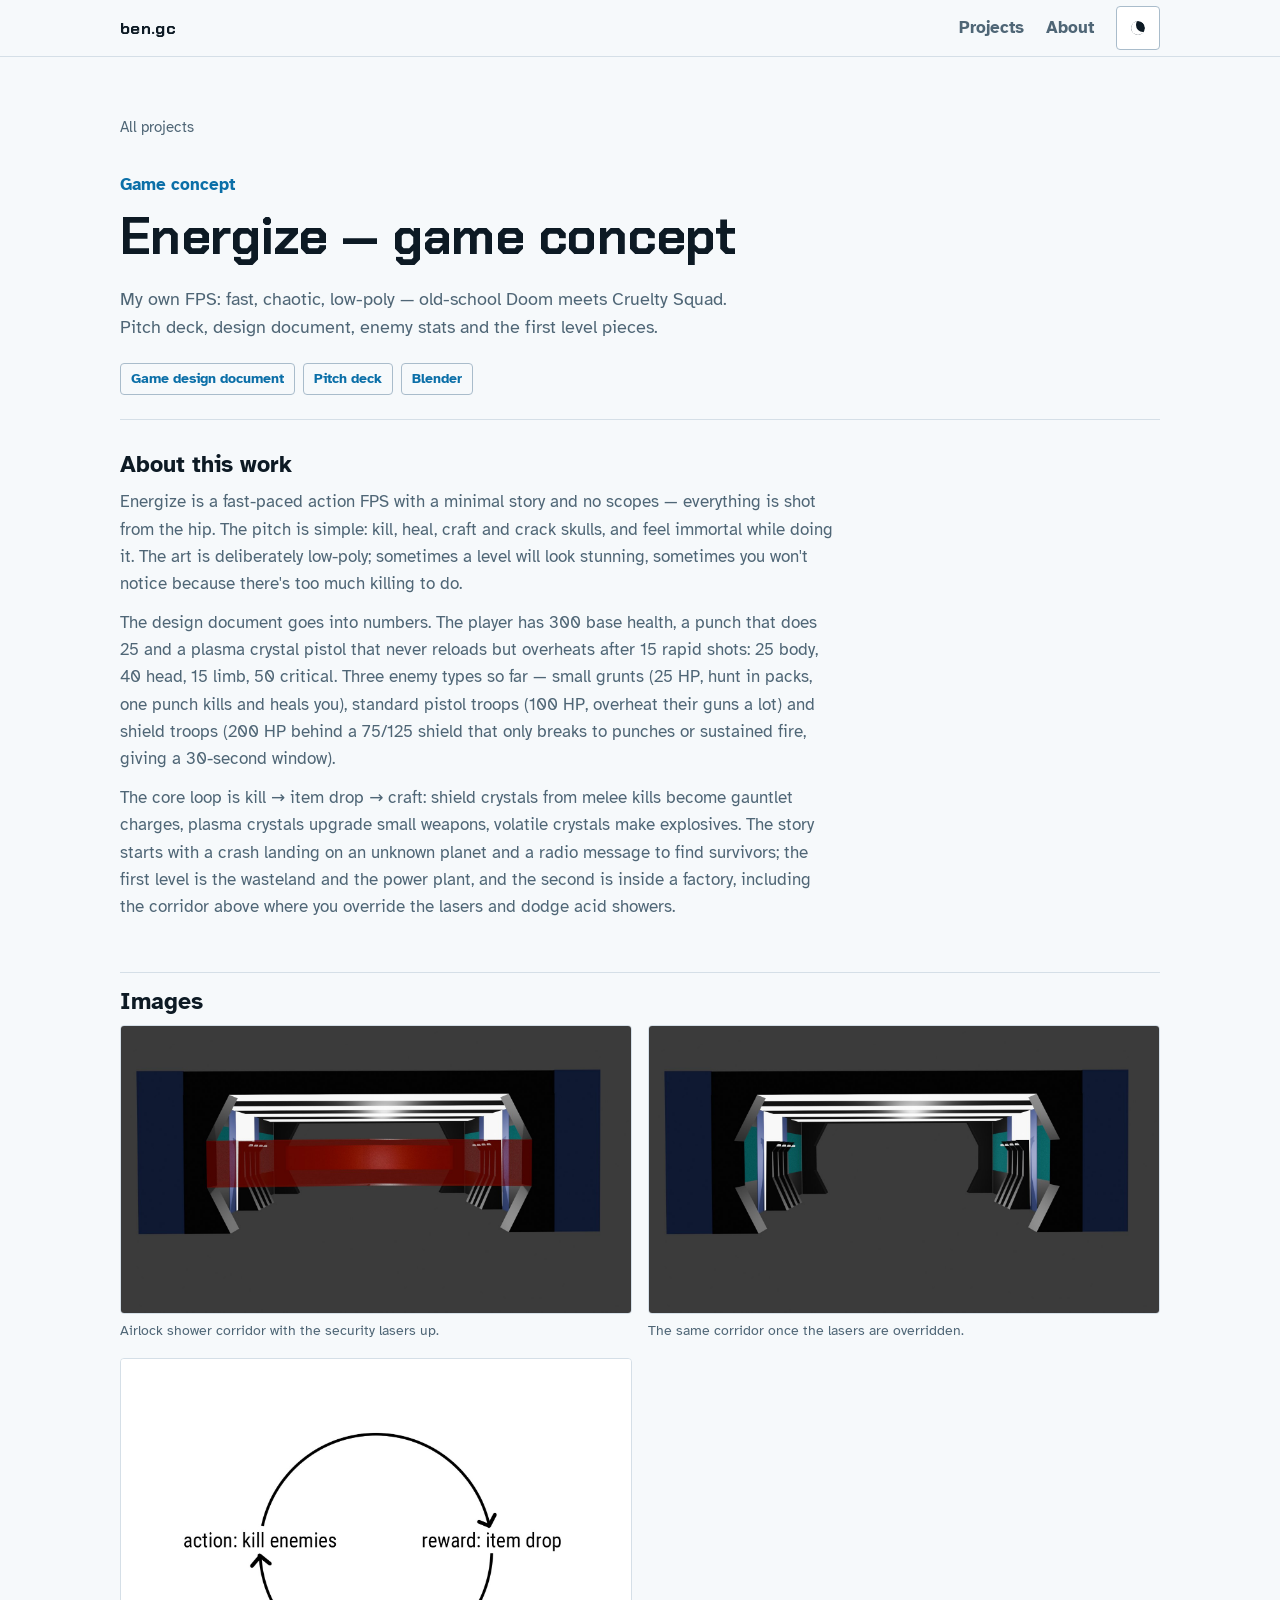
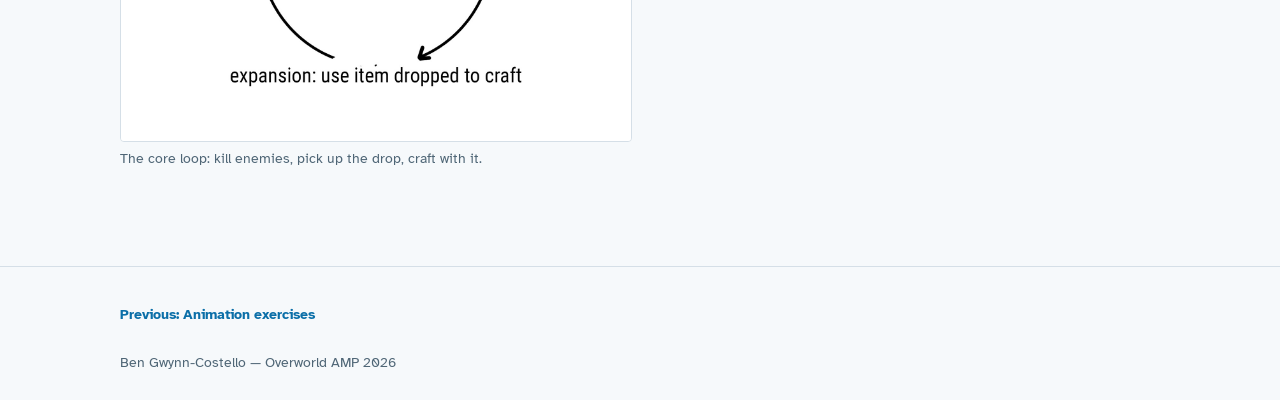
<file: projects/energize.html>
<!DOCTYPE html>
<html lang="en">
<head>
<meta charset="UTF-8">
<meta name="viewport" content="width=device-width, initial-scale=1.0">
<title>Energize — game concept — Ben Gwynn-Costello</title>
<meta name="description" content="My own FPS: fast, chaotic, low-poly — old-school Doom meets Cruelty Squad. Pitch deck, design document, enemy stats and the first level pieces.">
<meta property="og:title" content="Energize — game concept — Ben Gwynn-Costello">
<meta property="og:description" content="My own FPS: fast, chaotic, low-poly — old-school Doom meets Cruelty Squad. Pitch deck, design document, enemy stats and the first level pieces.">
<meta name="theme-color" content="#000000" media="(prefers-color-scheme: dark)">
<meta name="theme-color" content="#f6f9fb" media="(prefers-color-scheme: light)">
<link rel="icon" href="data:image/svg+xml,&lt;svg xmlns=&quot;http://www.w3.org/2000/svg&quot; viewBox=&quot;0 0 32 32&quot;&gt;&lt;rect width=&quot;32&quot; height=&quot;32&quot; rx=&quot;6&quot; fill=&quot;#000&quot;/&gt;&lt;rect x=&quot;7&quot; y=&quot;17&quot; width=&quot;5&quot; height=&quot;8&quot; fill=&quot;#2b4559&quot;/&gt;&lt;rect x=&quot;14&quot; y=&quot;11&quot; width=&quot;5&quot; height=&quot;14&quot; fill=&quot;#43ff6b&quot;/&gt;&lt;rect x=&quot;21&quot; y=&quot;7&quot; width=&quot;5&quot; height=&quot;18&quot; fill=&quot;#43ff6b&quot;/&gt;&lt;/svg&gt;">
<link rel="preconnect" href="https://fonts.googleapis.com">
<link rel="preconnect" href="https://fonts.gstatic.com" crossorigin>
<link href="https://fonts.googleapis.com/css2?family=Atkinson+Hyperlegible:wght@400;700&family=Chakra+Petch:wght@600;700&family=IBM+Plex+Mono:wght@400;500&display=swap" rel="stylesheet">
<link rel="stylesheet" href="../style.css">
<script>try{var t=localStorage.getItem("ben-theme");if(t)document.documentElement.setAttribute("data-theme",t);}catch(e){}</script>
</head>
<body>
<a class="skip" href="#main">Skip to content</a>
<nav class="nav" aria-label="Site">
  <span class="progress" aria-hidden="true"></span>
  <div class="wrap">
    <a class="brand" href="../index.html">ben.gc</a>
    <div class="nav-links">
      <a href="../index.html#projects">Projects</a>
      <a href="../index.html#about">About</a>
      <button class="theme" type="button" aria-label="Switch between light and dark theme" title="Light / dark">
        <span class="theme-sun" aria-hidden="true"></span><span class="theme-moon" aria-hidden="true"></span>
      </button>
    </div>
  </div>
</nav>

<main id="main" class="wrap">
  <header class="proj-head">
    <a class="back" href="../index.html#projects">All projects</a>
    <p class="proj-group">Game concept</p>
    <h1>Energize — game concept</h1>
    <p class="lead">My own FPS: fast, chaotic, low-poly — old-school Doom meets Cruelty Squad. Pitch deck, design document, enemy stats and the first level pieces.</p>
    <div class="chips"><span class='chip'>Game design document</span><span class='chip'>Pitch deck</span><span class='chip'>Blender</span></div>
  </header>

  <section>
    <h2>About this work</h2><p>Energize is a fast-paced action FPS with a minimal story and no scopes — everything is shot from the hip. The pitch is simple: kill, heal, craft and crack skulls, and feel immortal while doing it. The art is deliberately low-poly; sometimes a level will look stunning, sometimes you won&#x27;t notice because there&#x27;s too much killing to do.</p><p>The design document goes into numbers. The player has 300 base health, a punch that does 25 and a plasma crystal pistol that never reloads but overheats after 15 rapid shots: 25 body, 40 head, 15 limb, 50 critical. Three enemy types so far — small grunts (25 HP, hunt in packs, one punch kills and heals you), standard pistol troops (100 HP, overheat their guns a lot) and shield troops (200 HP behind a 75/125 shield that only breaks to punches or sustained fire, giving a 30-second window).</p><p>The core loop is kill → item drop → craft: shield crystals from melee kills become gauntlet charges, plasma crystals upgrade small weapons, volatile crystals make explosives. The story starts with a crash landing on an unknown planet and a radio message to find survivors; the first level is the wasteland and the power plant, and the second is inside a factory, including the corridor above where you override the lasers and dodge acid showers.</p></section><section><h2>Images</h2><div class="media-grid"><figure><img class="media" src="../assets/energize-corridor-up.jpg" alt="Airlock shower corridor with the security lasers up." width="1600" height="900" loading="lazy" decoding="async"><figcaption>Airlock shower corridor with the security lasers up.</figcaption></figure><figure><img class="media" src="../assets/energize-corridor-down.jpg" alt="The same corridor once the lasers are overridden." width="1600" height="900" loading="lazy" decoding="async"><figcaption>The same corridor once the lasers are overridden.</figcaption></figure><figure><img class="media" src="../assets/energize-loop.jpg" alt="The core loop: kill enemies, pick up the drop, craft with it." width="1600" height="1199" loading="lazy" decoding="async"><figcaption>The core loop: kill enemies, pick up the drop, craft with it.</figcaption></figure></div></section></main>
<footer class="foot">
  <div class="wrap">
    <nav class="pager" aria-label="Project navigation"><a href="../projects/animation.html" rel="prev">Previous: Animation exercises</a><span></span></nav>
    <p>Ben Gwynn-Costello — Overworld AMP 2026</p>
  </div>
</footer>
<script>
(function(){
  var b=document.querySelector('.theme'); if(!b) return;
  function cur(){ var a=document.documentElement.getAttribute('data-theme'); if(a) return a;
    return window.matchMedia&&window.matchMedia('(prefers-color-scheme: light)').matches?'light':'dark'; }
  b.addEventListener('click',function(){ var n=cur()==='dark'?'light':'dark';
    document.documentElement.setAttribute('data-theme',n); try{localStorage.setItem('ben-theme',n);}catch(e){} });
})();
(function(){
  var reduce = window.matchMedia && window.matchMedia('(prefers-reduced-motion: reduce)').matches;
  var boot = document.getElementById('boot'), site = document.getElementById('site');
  if (boot) {
    var run = document.getElementById('run'), out = document.getElementById('out'), status = document.getElementById('status');
    var LOG = JSON.parse(document.getElementById('build-log').textContent);
    var seen = false; try { seen = localStorage.getItem('ben-intro-seen') === '1'; } catch(e) {}
    if (/[?&#]intro/.test(location.search + location.hash)) { seen = false; }
    function launch(){ boot.classList.add('leaving'); site.classList.add('on'); document.body.classList.add('ran'); try{localStorage.setItem('ben-intro-seen','1');}catch(e){} setTimeout(function(){ boot.classList.add('gone'); }, reduce ? 0 : 900); }
    var launched = false;
    function doRun(){
      if (launched || run.disabled) return; launched = true; run.disabled = true; run.classList.add('on'); boot.classList.add('playmode'); status.textContent = 'entering play mode';
      var delay = 0, step = reduce ? 0 : 120;
      LOG.slice(2).forEach(function(b){ var el = document.createElement('span'); el.className = 'line ' + b[0]; el.textContent = b[1]; out.appendChild(el); out.appendChild(document.createTextNode('\n')); delay += step; setTimeout(function(){ el.classList.add('show'); }, delay); });
      setTimeout(launch, delay + (reduce ? 0 : 350));
    }
    if (seen || reduce) { boot.classList.add('gone'); site.classList.add('on'); document.body.classList.add('ran'); }
    else {
      var pre = 0; LOG.slice(0,2).forEach(function(b){ var el = document.createElement('span'); el.className = 'line ' + b[0]; el.textContent = b[1]; out.appendChild(el); out.appendChild(document.createTextNode('\n')); pre += 400; setTimeout(function(){ el.classList.add('show'); }, pre); });
      setTimeout(function(){ run.disabled = false; run.classList.add('ready'); status.textContent = 'ready — press Play'; }, pre + 500);
      run.addEventListener('click', doRun);
      document.addEventListener('keydown', function(e){ if (e.key === 'Enter' && !boot.classList.contains('gone')) doRun(); });
      document.getElementById('skip').addEventListener('click', launch);
    }
    var rp = document.getElementById('replay'); if (rp) rp.addEventListener('click', function(){ try{localStorage.removeItem('ben-intro-seen');}catch(e){} location.reload(); });
  } else if (site) { site.classList.add('on'); }
  var chart = document.querySelector('.chart');
  if (chart && !reduce && 'IntersectionObserver' in window) {
    chart.classList.add('armed');
    var io = new IntersectionObserver(function(es){ es.forEach(function(e){ if (e.isIntersecting) { chart.classList.add('in'); io.disconnect(); } }); }, {threshold:.35});
    io.observe(chart);
  }
  var fine = window.matchMedia && window.matchMedia('(hover: hover) and (pointer: fine)').matches;
  if (fine && !reduce) {
    document.querySelectorAll('.card-media').forEach(function(m){
      var v = m.querySelector('video'); if (!v) return;
      var c = m.closest('.card');
      c.addEventListener('mouseenter', function(){ if (!v.src) v.src = v.getAttribute('data-src'); v.currentTime = 0; v.play().catch(function(){}); m.classList.add('playing'); });
      c.addEventListener('mouseleave', function(){ v.pause(); m.classList.remove('playing'); });
    });
  }
  var bar = document.querySelector('.progress');
  if (bar) { var tick = function(){ var h = document.documentElement; var max = h.scrollHeight - h.clientHeight; bar.style.transform = 'scaleX(' + (max > 0 ? h.scrollTop / max : 0) + ')'; }; addEventListener('scroll', tick, {passive:true}); tick(); }
})();
</script>
</body>
</html>
</file>
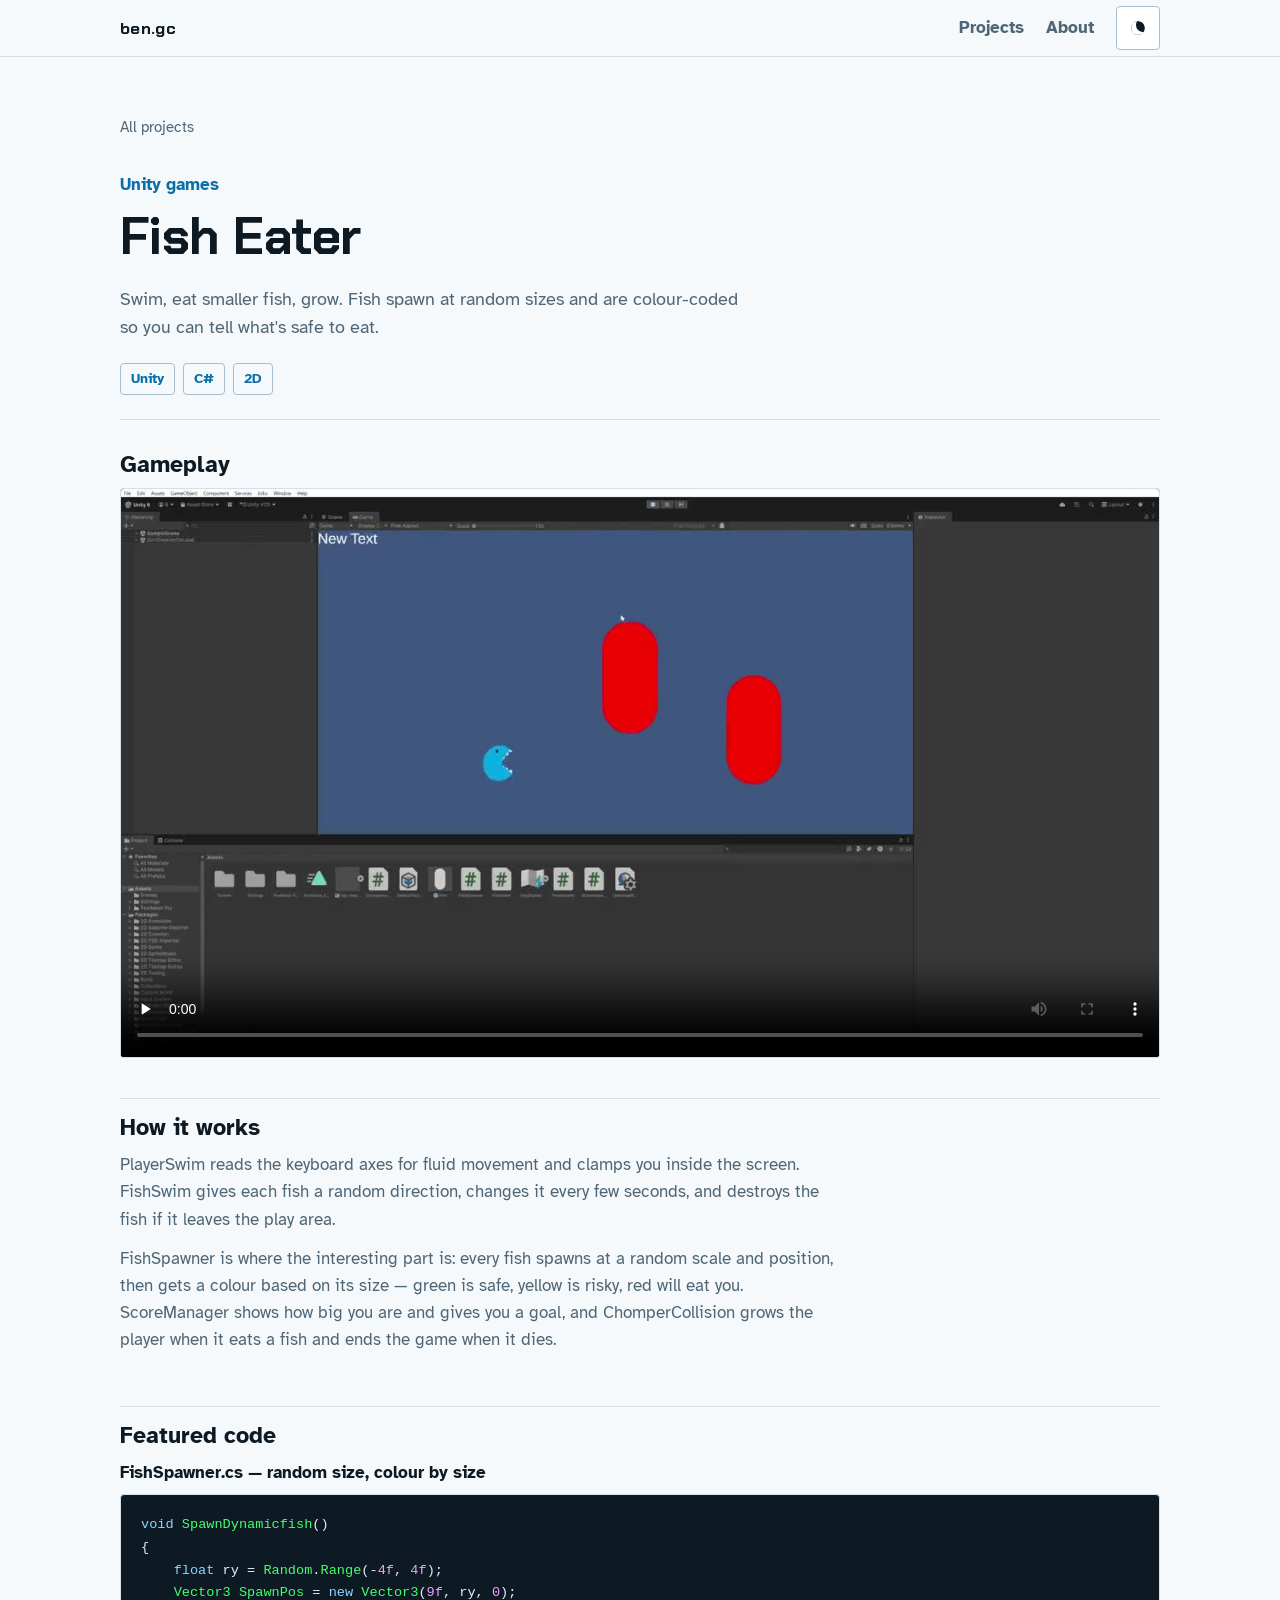
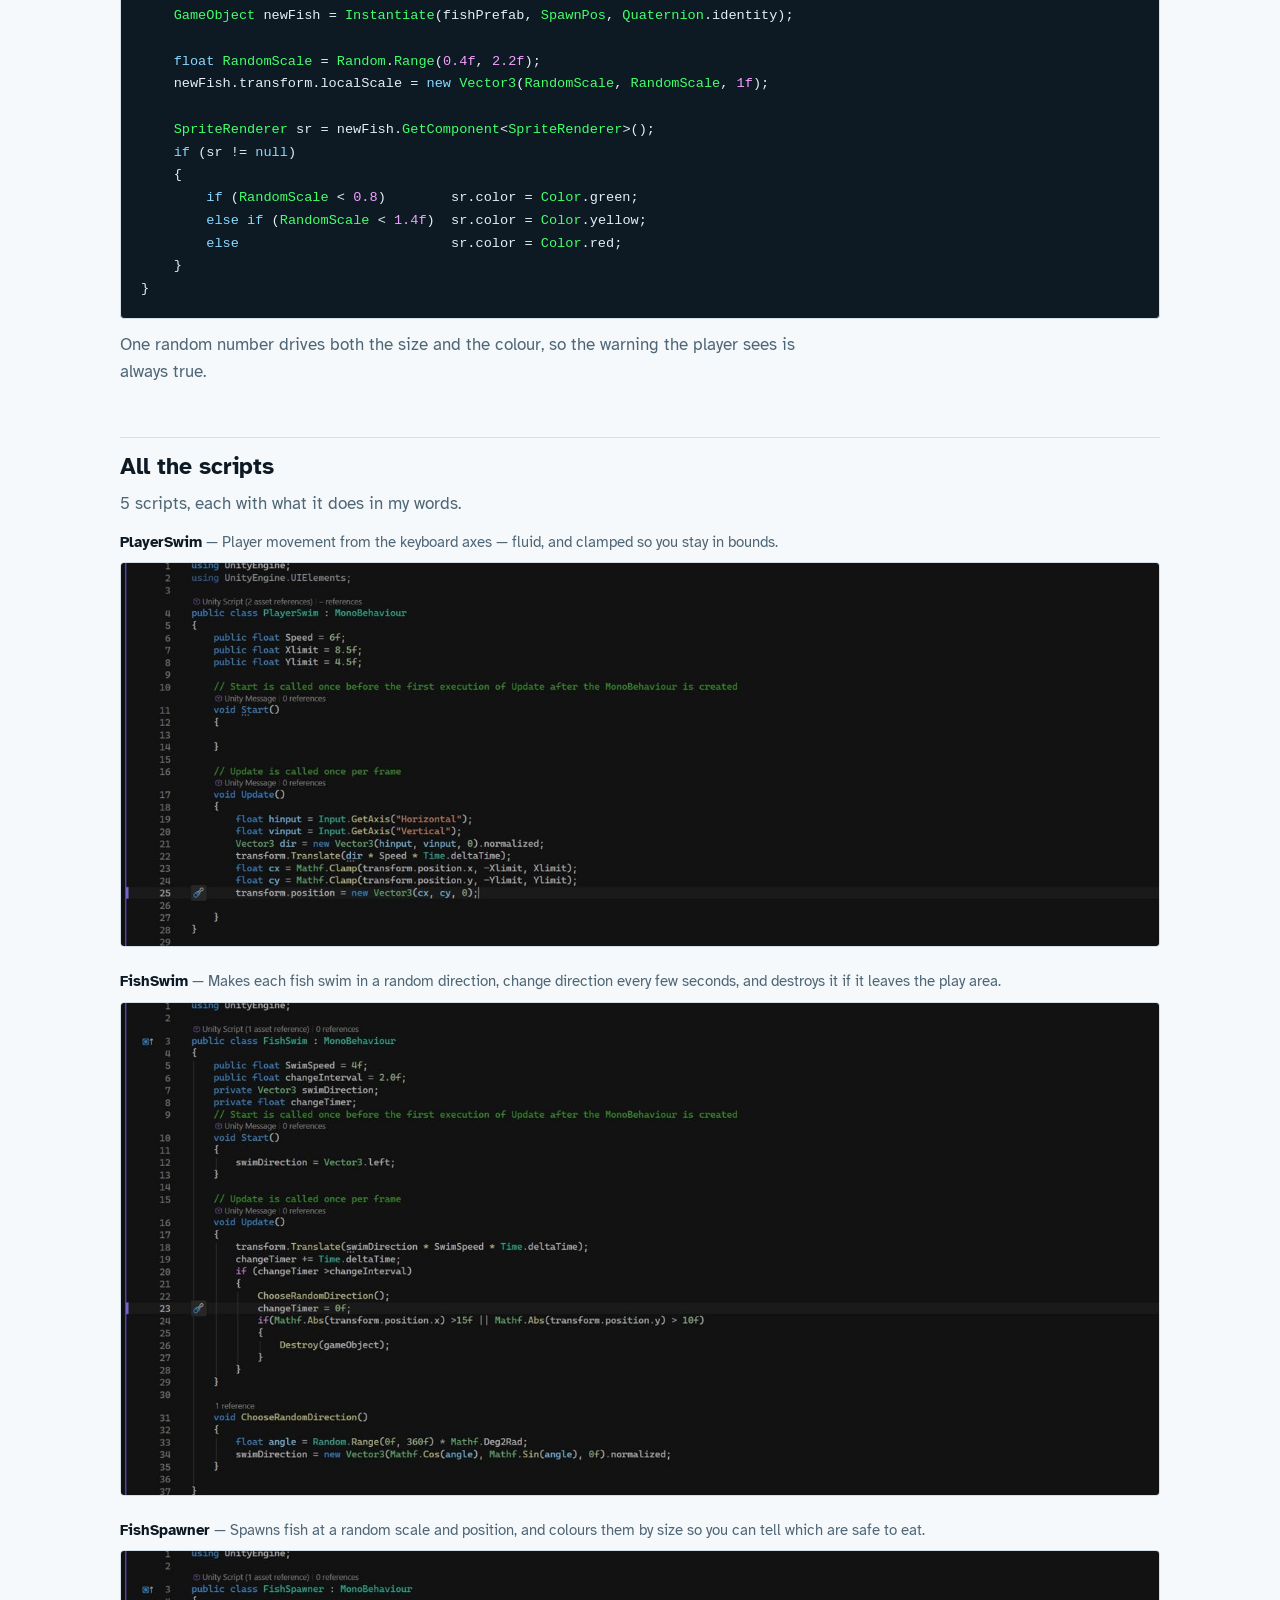
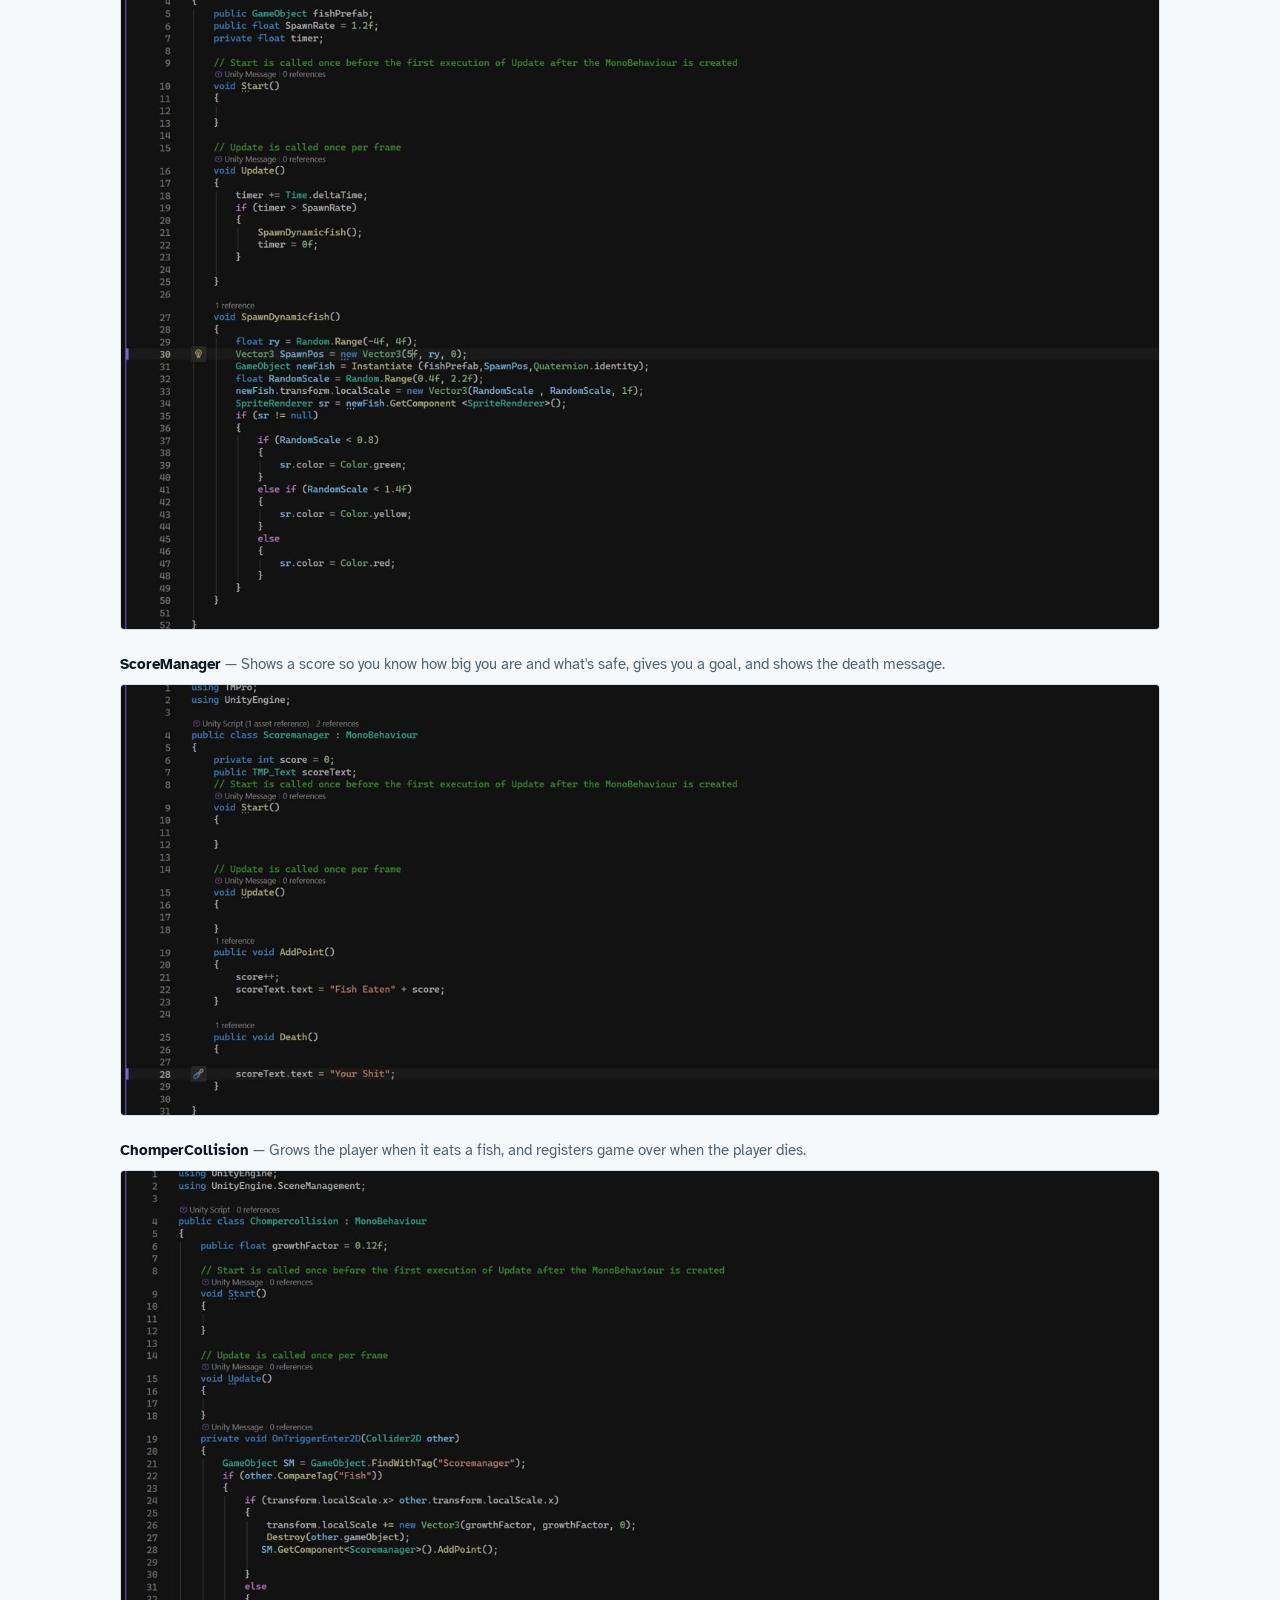
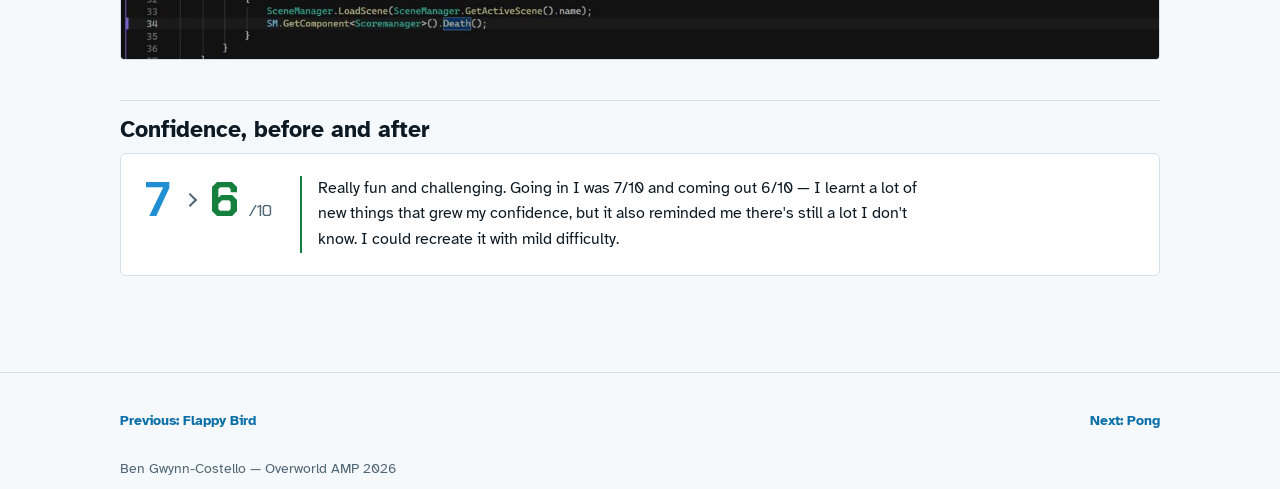
<file: projects/fish-eater.html>
<!DOCTYPE html>
<html lang="en">
<head>
<meta charset="UTF-8">
<meta name="viewport" content="width=device-width, initial-scale=1.0">
<title>Fish Eater — Ben Gwynn-Costello</title>
<meta name="description" content="Swim, eat smaller fish, grow. Fish spawn at random sizes and are colour-coded so you can tell what&#x27;s safe to eat.">
<meta property="og:title" content="Fish Eater — Ben Gwynn-Costello">
<meta property="og:description" content="Swim, eat smaller fish, grow. Fish spawn at random sizes and are colour-coded so you can tell what&#x27;s safe to eat.">
<meta name="theme-color" content="#000000" media="(prefers-color-scheme: dark)">
<meta name="theme-color" content="#f6f9fb" media="(prefers-color-scheme: light)">
<link rel="icon" href="data:image/svg+xml,&lt;svg xmlns=&quot;http://www.w3.org/2000/svg&quot; viewBox=&quot;0 0 32 32&quot;&gt;&lt;rect width=&quot;32&quot; height=&quot;32&quot; rx=&quot;6&quot; fill=&quot;#000&quot;/&gt;&lt;rect x=&quot;7&quot; y=&quot;17&quot; width=&quot;5&quot; height=&quot;8&quot; fill=&quot;#2b4559&quot;/&gt;&lt;rect x=&quot;14&quot; y=&quot;11&quot; width=&quot;5&quot; height=&quot;14&quot; fill=&quot;#43ff6b&quot;/&gt;&lt;rect x=&quot;21&quot; y=&quot;7&quot; width=&quot;5&quot; height=&quot;18&quot; fill=&quot;#43ff6b&quot;/&gt;&lt;/svg&gt;">
<link rel="preconnect" href="https://fonts.googleapis.com">
<link rel="preconnect" href="https://fonts.gstatic.com" crossorigin>
<link href="https://fonts.googleapis.com/css2?family=Atkinson+Hyperlegible:wght@400;700&family=Chakra+Petch:wght@600;700&family=IBM+Plex+Mono:wght@400;500&display=swap" rel="stylesheet">
<link rel="stylesheet" href="../style.css">
<script>try{var t=localStorage.getItem("ben-theme");if(t)document.documentElement.setAttribute("data-theme",t);}catch(e){}</script>
</head>
<body>
<a class="skip" href="#main">Skip to content</a>
<nav class="nav" aria-label="Site">
  <span class="progress" aria-hidden="true"></span>
  <div class="wrap">
    <a class="brand" href="../index.html">ben.gc</a>
    <div class="nav-links">
      <a href="../index.html#projects">Projects</a>
      <a href="../index.html#about">About</a>
      <button class="theme" type="button" aria-label="Switch between light and dark theme" title="Light / dark">
        <span class="theme-sun" aria-hidden="true"></span><span class="theme-moon" aria-hidden="true"></span>
      </button>
    </div>
  </div>
</nav>

<main id="main" class="wrap">
  <header class="proj-head">
    <a class="back" href="../index.html#projects">All projects</a>
    <p class="proj-group">Unity games</p>
    <h1>Fish Eater</h1>
    <p class="lead">Swim, eat smaller fish, grow. Fish spawn at random sizes and are colour-coded so you can tell what&#x27;s safe to eat.</p>
    <div class="chips"><span class='chip'>Unity</span><span class='chip'>C#</span><span class='chip'>2D</span></div>
  </header>

  <section>
    <h2>Gameplay</h2>
    <video class="media" src="../assets/fisheater-gameplay.mp4" poster="../assets/fisheater-thumb.jpg" controls preload="none" playsinline></video>
  </section>
  <section>
    <h2>How it works</h2><p>PlayerSwim reads the keyboard axes for fluid movement and clamps you inside the screen. FishSwim gives each fish a random direction, changes it every few seconds, and destroys the fish if it leaves the play area.</p><p>FishSpawner is where the interesting part is: every fish spawns at a random scale and position, then gets a colour based on its size — green is safe, yellow is risky, red will eat you. ScoreManager shows how big you are and gives you a goal, and ChomperCollision grows the player when it eats a fish and ends the game when it dies.</p></section>
  <section>
    <h2>Featured code</h2>
    <p class="code-title">FishSpawner.cs — random size, colour by size</p>
    <pre class="code" tabindex="0"><code><span class="kw">void</span> <span class="ty">SpawnDynamicfish</span>()
{
    <span class="kw">float</span> ry = <span class="ty">Random</span>.<span class="ty">Range</span>(-<span class="nu">4f</span>, <span class="nu">4f</span>);
    <span class="ty">Vector3</span> <span class="ty">SpawnPos</span> = <span class="kw">new</span> <span class="ty">Vector3</span>(<span class="nu">9f</span>, ry, <span class="nu">0</span>);
    <span class="ty">GameObject</span> newFish = <span class="ty">Instantiate</span>(fishPrefab, <span class="ty">SpawnPos</span>, <span class="ty">Quaternion</span>.identity);

    <span class="kw">float</span> <span class="ty">RandomScale</span> = <span class="ty">Random</span>.<span class="ty">Range</span>(<span class="nu">0.4f</span>, <span class="nu">2.2f</span>);
    newFish.transform.localScale = <span class="kw">new</span> <span class="ty">Vector3</span>(<span class="ty">RandomScale</span>, <span class="ty">RandomScale</span>, <span class="nu">1f</span>);

    <span class="ty">SpriteRenderer</span> sr = newFish.<span class="ty">GetComponent</span>&lt;<span class="ty">SpriteRenderer</span>&gt;();
    <span class="kw">if</span> (sr != <span class="kw">null</span>)
    {
        <span class="kw">if</span> (<span class="ty">RandomScale</span> &lt; <span class="nu">0.8</span>)        sr.color = <span class="ty">Color</span>.green;
        <span class="kw">else</span> <span class="kw">if</span> (<span class="ty">RandomScale</span> &lt; <span class="nu">1.4f</span>)  sr.color = <span class="ty">Color</span>.yellow;
        <span class="kw">else</span>                          sr.color = <span class="ty">Color</span>.red;
    }
}</code></pre>
    <p>One random number drives both the size and the colour, so the warning the player sees is always true.</p>
  </section>
  <section>
    <h2>All the scripts</h2>
    <p>5 scripts, each with what it does in my words.</p>
    <div class="scripts"><figure class="script"><figcaption><b>PlayerSwim</b> — Player movement from the keyboard axes — fluid, and clamped so you stay in bounds.</figcaption><img class="media" src="../assets/scripts/fisheater-player-swim-script.jpg" alt="PlayerSwim script" width="1400" height="517" loading="lazy" decoding="async"></figure><figure class="script"><figcaption><b>FishSwim</b> — Makes each fish swim in a random direction, change direction every few seconds, and destroys it if it leaves the play area.</figcaption><img class="media" src="../assets/scripts/fisheater-fishswim-script.jpg" alt="FishSwim script" width="1400" height="664" loading="lazy" decoding="async"></figure><figure class="script"><figcaption><b>FishSpawner</b> — Spawns fish at a random scale and position, and colours them by size so you can tell which are safe to eat.</figcaption><img class="media" src="../assets/scripts/fisheater-fishspwan-script.jpg" alt="FishSpawner script" width="1400" height="914" loading="lazy" decoding="async"></figure><figure class="script"><figcaption><b>ScoreManager</b> — Shows a score so you know how big you are and what&#x27;s safe, gives you a goal, and shows the death message.</figcaption><img class="media" src="../assets/scripts/fisheater-scoremanager-script.jpg" alt="ScoreManager script" width="1400" height="580" loading="lazy" decoding="async"></figure><figure class="script"><figcaption><b>ChomperCollision</b> — Grows the player when it eats a fish, and registers game over when the player dies.</figcaption><img class="media" src="../assets/scripts/fisheater-chompercollision-script.jpg" alt="ChomperCollision script" width="1400" height="657" loading="lazy" decoding="async"></figure></div>
  </section>
  <section class="conf">
    <h2>Confidence, before and after</h2>
    <div class="conf-row">
      <div class="conf-big"><span class="conf-num conf-before">7</span><span class="conf-arrow"></span><span class="conf-num conf-after">6</span><span class="conf-scale">/10</span></div>
      <blockquote class="conf-quote">Really fun and challenging. Going in I was 7/10 and coming out 6/10 — I learnt a lot of new things that grew my confidence, but it also reminded me there&#x27;s still a lot I don&#x27;t know. I could recreate it with mild difficulty.</blockquote>
    </div>
  </section></main>
<footer class="foot">
  <div class="wrap">
    <nav class="pager" aria-label="Project navigation"><a href="../projects/flappy-bird.html" rel="prev">Previous: Flappy Bird</a><a href="../projects/pong.html" rel="next">Next: Pong</a></nav>
    <p>Ben Gwynn-Costello — Overworld AMP 2026</p>
  </div>
</footer>
<script>
(function(){
  var b=document.querySelector('.theme'); if(!b) return;
  function cur(){ var a=document.documentElement.getAttribute('data-theme'); if(a) return a;
    return window.matchMedia&&window.matchMedia('(prefers-color-scheme: light)').matches?'light':'dark'; }
  b.addEventListener('click',function(){ var n=cur()==='dark'?'light':'dark';
    document.documentElement.setAttribute('data-theme',n); try{localStorage.setItem('ben-theme',n);}catch(e){} });
})();
(function(){
  var reduce = window.matchMedia && window.matchMedia('(prefers-reduced-motion: reduce)').matches;
  var boot = document.getElementById('boot'), site = document.getElementById('site');
  if (boot) {
    var run = document.getElementById('run'), out = document.getElementById('out'), status = document.getElementById('status');
    var LOG = JSON.parse(document.getElementById('build-log').textContent);
    var seen = false; try { seen = localStorage.getItem('ben-intro-seen') === '1'; } catch(e) {}
    if (/[?&#]intro/.test(location.search + location.hash)) { seen = false; }
    function launch(){ boot.classList.add('leaving'); site.classList.add('on'); document.body.classList.add('ran'); try{localStorage.setItem('ben-intro-seen','1');}catch(e){} setTimeout(function(){ boot.classList.add('gone'); }, reduce ? 0 : 900); }
    var launched = false;
    function doRun(){
      if (launched || run.disabled) return; launched = true; run.disabled = true; run.classList.add('on'); boot.classList.add('playmode'); status.textContent = 'entering play mode';
      var delay = 0, step = reduce ? 0 : 120;
      LOG.slice(2).forEach(function(b){ var el = document.createElement('span'); el.className = 'line ' + b[0]; el.textContent = b[1]; out.appendChild(el); out.appendChild(document.createTextNode('\n')); delay += step; setTimeout(function(){ el.classList.add('show'); }, delay); });
      setTimeout(launch, delay + (reduce ? 0 : 350));
    }
    if (seen || reduce) { boot.classList.add('gone'); site.classList.add('on'); document.body.classList.add('ran'); }
    else {
      var pre = 0; LOG.slice(0,2).forEach(function(b){ var el = document.createElement('span'); el.className = 'line ' + b[0]; el.textContent = b[1]; out.appendChild(el); out.appendChild(document.createTextNode('\n')); pre += 400; setTimeout(function(){ el.classList.add('show'); }, pre); });
      setTimeout(function(){ run.disabled = false; run.classList.add('ready'); status.textContent = 'ready — press Play'; }, pre + 500);
      run.addEventListener('click', doRun);
      document.addEventListener('keydown', function(e){ if (e.key === 'Enter' && !boot.classList.contains('gone')) doRun(); });
      document.getElementById('skip').addEventListener('click', launch);
    }
    var rp = document.getElementById('replay'); if (rp) rp.addEventListener('click', function(){ try{localStorage.removeItem('ben-intro-seen');}catch(e){} location.reload(); });
  } else if (site) { site.classList.add('on'); }
  var chart = document.querySelector('.chart');
  if (chart && !reduce && 'IntersectionObserver' in window) {
    chart.classList.add('armed');
    var io = new IntersectionObserver(function(es){ es.forEach(function(e){ if (e.isIntersecting) { chart.classList.add('in'); io.disconnect(); } }); }, {threshold:.35});
    io.observe(chart);
  }
  var fine = window.matchMedia && window.matchMedia('(hover: hover) and (pointer: fine)').matches;
  if (fine && !reduce) {
    document.querySelectorAll('.card-media').forEach(function(m){
      var v = m.querySelector('video'); if (!v) return;
      var c = m.closest('.card');
      c.addEventListener('mouseenter', function(){ if (!v.src) v.src = v.getAttribute('data-src'); v.currentTime = 0; v.play().catch(function(){}); m.classList.add('playing'); });
      c.addEventListener('mouseleave', function(){ v.pause(); m.classList.remove('playing'); });
    });
  }
  var bar = document.querySelector('.progress');
  if (bar) { var tick = function(){ var h = document.documentElement; var max = h.scrollHeight - h.clientHeight; bar.style.transform = 'scaleX(' + (max > 0 ? h.scrollTop / max : 0) + ')'; }; addEventListener('scroll', tick, {passive:true}); tick(); }
})();
</script>
</body>
</html>
</file>
<file: style.css>
/* Ben Gwynn-Costello — portfolio. Black / light blue / neon green. */
:root{
  /* dark is the default (Ben asked for black / light blue / neon green) */
  --black:#000;--panel:#0a0f14;--panel-2:#0f161d;--line:#1a2733;--line-strong:#27405a;
  --blue:#8ad8ff;--blue-deep:#1f8fd1;--blue-dim:#2b4559;--green:#43ff6b;--green-ink:#43ff6b;
  --text:#e8f2f8;--muted:#8da3b3;--code-bg:#04070a;--code-text:#cfe3f0;--grid:rgba(138,216,255,.09);
  --bar-before:#3b8fc4;--bar-after:#43ff6b;
  --display:"Chakra Petch",system-ui,sans-serif;--body:"Atkinson Hyperlegible",Verdana,system-ui,sans-serif;
  --mono:"IBM Plex Mono",ui-monospace,Consolas,monospace;
  --r-card:6px;--r-chip:4px;--r-panel:8px;
  color-scheme:dark;
}
@media (prefers-color-scheme:light){:root:not([data-theme="dark"]){
  --black:#f6f9fb;--panel:#ffffff;--panel-2:#eef4f8;--line:#d5dfe7;--line-strong:#a9bccb;
  --blue:#0b6fa8;--blue-deep:#0b6fa8;--blue-dim:#9fc4d9;--green:#43ff6b;--green-ink:#15803d;
  --text:#0d1a24;--muted:#4f6676;--code-bg:#0d1a24;--code-text:#e5eef5;--grid:rgba(11,111,168,.12);
  --bar-before:#1f8fd1;--bar-after:#15803d;
  color-scheme:light;}}
:root[data-theme="light"]{
  --black:#f6f9fb;--panel:#ffffff;--panel-2:#eef4f8;--line:#d5dfe7;--line-strong:#a9bccb;
  --blue:#0b6fa8;--blue-deep:#0b6fa8;--blue-dim:#9fc4d9;--green:#43ff6b;--green-ink:#15803d;
  --text:#0d1a24;--muted:#4f6676;--code-bg:#0d1a24;--code-text:#e5eef5;--grid:rgba(11,111,168,.12);
  --bar-before:#1f8fd1;--bar-after:#15803d;
  color-scheme:light;}
@view-transition{navigation:auto}
*{box-sizing:border-box;margin:0;padding:0}
html{scroll-behavior:smooth;-webkit-tap-highlight-color:transparent}
@media (prefers-reduced-motion:reduce){html{scroll-behavior:auto}*{transition:none!important}}
body{background:var(--black);color:var(--text);font-family:var(--body);font-size:17px;line-height:1.6;touch-action:manipulation}
img,video{max-width:100%;height:auto;display:block}
a{color:var(--blue);text-decoration:none;transition:color .15s}
a:hover{text-decoration:underline}
:focus-visible{outline:2px solid var(--green);outline-offset:3px}
h1,h2,h3{font-family:var(--body);line-height:1.15;font-weight:700;text-wrap:balance}
h2{font-size:1.45rem;margin:0 0 .6rem;padding-top:1rem;border-top:1px solid var(--line);scroll-margin-top:72px}
.wrap{max-width:1080px;margin:0 auto;padding:0 20px}
.skip{position:absolute;left:-999px;top:0;background:var(--green);color:#000;padding:8px 12px}
.skip:focus{left:12px;top:12px;z-index:50}

/* nav */
.nav{position:sticky;top:0;z-index:10;background:var(--black);border-bottom:1px solid var(--line)}
.progress{position:absolute;left:0;bottom:-1px;height:2px;width:100%;background:var(--green);transform:scaleX(0);transform-origin:left}
.nav .wrap{display:flex;align-items:center;justify-content:space-between;height:56px}
.brand{font-family:var(--display);font-weight:700;font-size:1.05rem;color:var(--text);letter-spacing:.02em}
.nav-links{display:flex;align-items:center;gap:22px}
.nav-links a{color:var(--muted);font-weight:700;min-height:44px;display:inline-flex;align-items:center}
.nav-links a:hover{color:var(--blue);text-decoration:none}
.theme{width:44px;height:44px;border:1px solid var(--line-strong);border-radius:var(--r-chip);background:var(--panel);cursor:pointer;display:grid;place-items:center;color:var(--text)}
.theme-sun,.theme-moon{display:none;width:14px;height:14px;border-radius:50%}
.theme-sun{border:2px solid var(--text);box-shadow:0 0 0 3px var(--panel),0 0 0 4px var(--muted)}
.theme-moon{background:var(--text);clip-path:circle(50% at 50% 50%);box-shadow:inset 5px -3px 0 0 var(--panel)}
:root[data-theme="light"] .theme-moon{display:block}
:root:not([data-theme="light"]) .theme-sun{display:block}
@media (prefers-color-scheme:light){:root:not([data-theme="dark"]) .theme-sun{display:none}:root:not([data-theme="dark"]) .theme-moon{display:block}}

/* hero */
.hero{border-bottom:1px solid var(--line);padding:64px 0 56px}
.hero-course{color:var(--blue);font-weight:700;margin-bottom:14px}
.hero h1{font-family:var(--display);font-size:clamp(2.6rem,6vw,4.4rem);font-weight:700;line-height:.95;letter-spacing:-.01em}
.lead{color:var(--muted);font-size:1.1rem;max-width:36em;margin-top:18px}
.chips{display:flex;flex-wrap:wrap;gap:8px;margin-top:22px}
.chip{border:1px solid var(--line-strong);border-radius:var(--r-chip);color:var(--blue);padding:4px 10px;font-size:.85rem;font-weight:700}

/* boot: Unity-style editor */
#boot{position:fixed;inset:0;z-index:30;display:grid;place-items:center;padding:20px;background:#000;color:#e8f2f8}
.unity{width:min(1100px,100%);background:#0a0f14;border:1px solid #27405a;border-radius:8px;overflow:hidden;box-shadow:0 30px 80px rgba(0,0,0,.7);animation:settle .6s cubic-bezier(.2,.8,.2,1) both;transition:box-shadow .4s}
@keyframes settle{from{transform:translateY(10px) scale(.985);opacity:0}to{transform:none;opacity:1}}
#boot.playmode .unity{box-shadow:0 0 0 2px #43ff6b,0 30px 80px rgba(0,0,0,.7)}
#boot.playmode .u-top{background:#0b1a10}
.u-top{display:grid;grid-template-columns:1fr auto 1fr;align-items:center;padding:8px 14px;border-bottom:1px solid #27405a;background:#0f161d;font-family:var(--mono);font-size:.76rem;color:var(--muted)}
.u-right{text-align:right}
.u-play{display:flex;align-items:center;gap:6px;justify-self:center}
.play{width:44px;height:36px;border:1px solid #27405a;border-radius:5px;background:#0f161d;display:grid;place-items:center;cursor:pointer;color:#e8f2f8;transition:background .15s,color .15s}
.play .ptri{width:0;height:0;border-left:11px solid currentColor;border-top:7px solid transparent;border-bottom:7px solid transparent;margin-left:2px}
.play.ready{animation:pulse 1.4s ease-out 2}
@keyframes pulse{0%{box-shadow:0 0 0 0 rgba(67,255,107,.6)}100%{box-shadow:0 0 0 16px rgba(67,255,107,0)}}
.play.on,.play:hover:not(:disabled){background:#43ff6b;color:#000;border-color:#43ff6b}
.play:disabled{opacity:.5;cursor:default}
.pbtn{width:36px;height:36px;border:1px solid #27405a;border-radius:5px;display:grid;place-items:center;color:#4f6676;font-size:.8rem}
.u-play kbd{font:inherit;font-size:.7rem;color:var(--muted);border:1px solid #27405a;border-radius:4px;padding:1px 6px;margin-left:6px}
.u-body{display:grid;grid-template-columns:220px 1fr 250px;min-height:360px}
.u-panel{border-right:1px solid #27405a;background:#0a0f14;min-width:0}
.u-panel:last-child{border-right:0}
.u-head{display:flex;gap:16px;padding:7px 12px;border-bottom:1px solid #27405a;font-family:var(--mono);font-size:.72rem;color:var(--muted);background:#0f161d}
.u-head span+span{opacity:.5}
.u-tree{list-style:none;padding:8px 10px;font-family:var(--mono);font-size:.76rem;color:#c9d8e3}
.u-tree li{display:flex;align-items:center;gap:8px;padding:4px 6px 4px 18px;border-radius:3px;white-space:nowrap}
.u-tree li.root{padding-left:4px;color:#8ad8ff}
.u-tree li small{margin-left:auto;color:var(--muted);font-size:.66rem;white-space:nowrap}
.u-tree .tri{width:0;height:0;border-left:6px solid #4f6676;border-top:4px solid transparent;border-bottom:4px solid transparent}
.u-tree .tri.open{transform:rotate(90deg)}
.u-tree li:not(.root) .tri{border-left-color:#43ff6b}
.u-view{position:relative;height:100%;min-height:300px;display:flex;flex-direction:column;align-items:center;justify-content:center;background:#07090d;overflow:hidden}
.u-grid{position:absolute;inset:0;background:linear-gradient(rgba(138,216,255,.09) 1px,transparent 1px),linear-gradient(90deg,rgba(138,216,255,.09) 1px,transparent 1px);background-size:40px 40px;transform:perspective(500px) rotateX(55deg) translateY(30%) scale(1.8);transform-origin:center}
.u-name{position:relative;font-family:var(--display);font-weight:700;font-size:clamp(1.8rem,4vw,3rem);line-height:1;text-align:center;letter-spacing:-.01em}
.u-sub{position:relative;margin-top:12px;font-family:var(--mono);font-size:.78rem;color:var(--muted)}
#boot.playmode .u-grid{animation:drift 2s linear infinite}
@keyframes drift{to{background-position:0 40px}}
.u-comp{padding:12px 14px;border-bottom:1px solid #27405a;font-family:var(--mono);font-size:.8rem;color:#e8f2f8}
.u-comp small{color:var(--muted);margin-left:6px}
.u-row{display:grid;grid-template-columns:1fr 1.2fr;gap:8px;padding:6px 14px;font-family:var(--mono);font-size:.74rem;border-bottom:1px solid #141c24}
.u-row span{color:var(--muted)}.u-row i{font-style:normal;color:#c9d8e3;background:#0f161d;border:1px solid #27405a;border-radius:3px;padding:2px 6px;white-space:nowrap;overflow:hidden;text-overflow:ellipsis}
.u-console{border-top:1px solid #27405a;background:#06090c}
.console-out{padding:10px 14px;font-family:var(--mono);font-size:.78rem;line-height:1.7;color:var(--muted);white-space:pre-wrap;min-height:9.5em}
.console-out .ok{color:#43ff6b}.console-out .hi{color:#e8f2f8}.console-out .em{color:#8ad8ff}
.console-out .line{opacity:0;transform:translateY(4px);transition:opacity .25s,transform .25s}.console-out .line.show{opacity:1;transform:none}
.skip-intro{position:absolute;right:24px;top:24px;font-family:var(--mono);font-size:.8rem;color:var(--muted);background:transparent;border:1px solid #27405a;border-radius:5px;padding:8px 12px;cursor:pointer;min-height:44px}
.skip-intro:hover{color:#e8f2f8;border-color:#8ad8ff}
#boot.leaving .unity{animation:launchout .6s cubic-bezier(.6,0,.4,1) forwards}
@keyframes launchout{to{transform:scale(1.04);opacity:0}}
#boot.leaving{animation:fadeout .45s .3s forwards}
@keyframes fadeout{to{opacity:0;visibility:hidden}}
#boot.gone{display:none}
#site{opacity:0;transform:translateY(24px);transition:opacity .6s .4s,transform .6s .4s cubic-bezier(.2,.8,.2,1)}
#site.on{opacity:1;transform:none}
.replay{background:none;border:0;color:var(--blue);font-family:var(--body);font-weight:700;cursor:pointer;padding:0}
@media (max-width:900px){.u-body{grid-template-columns:1fr}.u-hier,.u-insp{display:none}.u-top{grid-template-columns:1fr auto}.u-right{display:none}.skip-intro{top:10px;right:10px}}
@media (prefers-reduced-motion:reduce){.unity,#boot.leaving .unity,#boot.leaving,.u-grid{animation:none!important}}

/* confidence chart (hero) */
.chart{margin-top:44px;background:var(--panel);border:1px solid var(--line-strong);border-radius:var(--r-panel);padding:18px 20px 16px}
.chart-cols{background:linear-gradient(var(--grid) 1px,transparent 1px),linear-gradient(90deg,var(--grid) 1px,transparent 1px);background-size:20px 20px;padding:24px 8px 0;border-radius:var(--r-chip)}
.chart-head{display:flex;justify-content:space-between;align-items:baseline;flex-wrap:wrap;gap:8px;font-weight:700;margin-bottom:14px}
.chart-key{font-weight:500;font-size:.8rem;color:var(--muted)}
.chart-key em{font-style:normal;margin-left:8px;opacity:.8}
.key{display:inline-block;width:10px;height:10px;margin:0 5px 0 10px;vertical-align:-1px}
.key-before{background:var(--bar-before)}.key-after{background:var(--bar-after)}
.chart-cols{display:grid;grid-template-columns:repeat(8,1fr);gap:10px;align-items:end;font-variant-numeric:tabular-nums}
.cbars{border-radius:2px 2px 0 0}
.cbar{border-radius:2px 2px 0 0}
.ccol{display:flex;flex-direction:column;align-items:center;color:var(--text);min-width:0}
.ccol:hover{text-decoration:none}
.ccol:hover .clabel{color:var(--blue)}
.cdelta{font-family:var(--display);font-weight:700;font-size:.85rem;color:var(--muted);margin-bottom:6px}
.cdelta.up{color:var(--green-ink)}.cdelta.down{color:var(--blue)}
.cbars{display:flex;gap:4px;align-items:flex-end;height:120px;width:100%;justify-content:center;border-bottom:1px solid var(--line-strong);padding:0 6px}
.cbar{width:46%;max-width:26px;height:calc(var(--v)/10*100%);position:relative;min-height:2px}
.cbar i{position:absolute;inset:0;transform-origin:bottom;transform:scaleY(1);transition:transform .7s cubic-bezier(.2,.8,.2,1)}
.chart.armed .cbar i{transform:scaleY(0)}
.chart.armed.in .cbar i{transform:scaleY(1)}
.chart.armed .cbar b,.chart.armed .cdelta{opacity:0;transition:opacity .4s .6s}
.chart.armed.in .cbar b,.chart.armed.in .cdelta{opacity:1}
.chart.armed .ccol:nth-child(2) i{transition-delay:.06s}.chart.armed .ccol:nth-child(3) i{transition-delay:.12s}.chart.armed .ccol:nth-child(4) i{transition-delay:.18s}.chart.armed .ccol:nth-child(5) i{transition-delay:.24s}.chart.armed .ccol:nth-child(6) i{transition-delay:.3s}.chart.armed .ccol:nth-child(7) i{transition-delay:.36s}.chart.armed .ccol:nth-child(8) i{transition-delay:.42s}
.cbar b{position:absolute;top:-18px;left:0;right:0;text-align:center;font-family:var(--display);font-size:.78rem;font-weight:600;color:var(--muted)}
.cbar-before i{background:var(--bar-before)}
.cbar-after i{background:var(--bar-after)}
.cbar-after b{color:var(--green-ink)}
.cbar-none{height:2px;background:var(--line-strong)}
.cbar b{z-index:1}
.clabel{font-size:.78rem;color:var(--muted);margin-top:8px;text-align:center;line-height:1.2}
.chart-note{color:var(--muted);font-size:.9rem;margin-top:16px;max-width:60em}
.chart-note em{color:var(--blue);font-style:normal}

/* project grid */
.units{padding-top:56px}
.section-lead{color:var(--muted);margin-bottom:8px;max-width:44em}
.group-label{display:flex;align-items:baseline;gap:14px;flex-wrap:wrap;font-size:1.05rem;color:var(--blue);margin:34px 0 12px}
.group-label span{font-weight:400;font-size:.9rem;color:var(--muted)}
.grid{display:grid;grid-template-columns:repeat(auto-fill,minmax(300px,1fr));gap:16px}
.card{display:flex;flex-direction:column;min-width:0;background:var(--panel);border:1px solid var(--line);border-radius:var(--r-card);overflow:hidden;color:var(--text)}
.card{transition:border-color .15s,transform .15s}
.card:hover{text-decoration:none;border-color:var(--blue);transform:translateY(-2px)}
.card:hover h3{text-decoration:underline}
.card-img{aspect-ratio:16/9;width:100%;object-fit:cover;border-bottom:1px solid var(--line);background:#000}
.card-media{position:relative;display:block}
.card-video{position:absolute;inset:0;width:100%;height:100%;object-fit:cover;opacity:0;transition:opacity .25s;pointer-events:none}
.card-media.playing .card-video{opacity:1}
.card-empty{display:flex;align-items:center;justify-content:center;background:repeating-linear-gradient(135deg,transparent 0 14px,var(--grid) 14px 15px);font-weight:700;font-size:1.4rem;color:var(--muted)}
.card-body{padding:16px 18px 20px;display:flex;flex-direction:column;flex:1}
.card-meta{display:flex;justify-content:space-between;gap:10px;font-size:.85rem;color:var(--muted);margin-bottom:8px}
.card-conf{white-space:nowrap}.card-conf b{color:var(--green-ink)}
.card h3{font-size:1.15rem;margin-bottom:8px;color:var(--blue)}
.card p{color:var(--muted);font-size:.95rem;flex:1}
/* rows for the smaller groups */
.rows{border:1px solid var(--line);border-radius:var(--r-card);background:var(--panel);overflow:hidden}
.row{display:grid;grid-template-columns:96px 1fr auto auto;gap:16px;align-items:center;padding:12px 16px 12px 12px;border-top:1px solid var(--line);color:var(--text);min-height:64px}
.row:first-child{border-top:0}
.row:hover{text-decoration:none;background:var(--panel-2)}
.row:hover .row-title{text-decoration:underline}
.row-img{width:96px;aspect-ratio:16/9;object-fit:cover;border-radius:var(--r-chip);background:#000}
.row-empty{display:block;background:repeating-linear-gradient(135deg,transparent 0 10px,var(--grid) 10px 11px)}
.row-text{display:flex;flex-direction:column;min-width:0}
.row-title{font-weight:700;color:var(--blue)}
.row-sum{color:var(--muted);font-size:.92rem}
.row-tools{color:var(--muted);font-size:.85rem;white-space:nowrap}
.row-conf{font-size:.9rem;color:var(--muted);white-space:nowrap}.row-conf b{color:var(--green-ink);font-family:var(--display);font-size:1.1rem}

/* about */
.about{padding:56px 20px 40px}
.about-box{background:var(--panel);border:1px solid var(--line);border-radius:var(--r-card);padding:24px 26px;color:var(--muted);max-width:60em}
.about-box p+p{margin-top:12px}

/* project page */
main.wrap{padding-bottom:40px}
.proj-head{padding:48px 0 24px;border-bottom:1px solid var(--line)}
.back{display:inline-block;color:var(--muted);font-size:.95rem;margin-bottom:22px;min-height:44px;line-height:44px}
.proj-group{color:var(--blue);font-weight:700;margin-bottom:10px}
.proj-head h1{font-family:var(--display);font-size:clamp(2rem,5vw,3.2rem);letter-spacing:-.01em}
main.wrap section{padding:32px 0 8px}
main.wrap section:first-of-type h2{border-top:0;padding-top:0}
main.wrap section p{color:var(--muted);max-width:42em;margin-bottom:12px}
.media{border:1px solid var(--line);border-radius:var(--r-chip);background:#000;width:100%}
video.media{max-height:620px;object-fit:contain}
.media-grid{display:grid;grid-template-columns:1fr 1fr;gap:16px}
.media-grid figure{margin:0}
figcaption{font-size:.85rem;color:var(--muted);margin-top:6px}
.scripts{display:grid;gap:22px}
.script{margin:0}
.script figcaption{margin:0 0 8px;font-size:.95rem;color:var(--muted)}
.script figcaption b{color:var(--text)}

/* code */
.code-title{color:var(--text)!important;font-weight:700;margin-bottom:8px!important}
pre.code{background:var(--code-bg);border:1px solid var(--line);border-radius:var(--r-chip);padding:18px 20px;overflow-x:auto;font-family:var(--mono);font-size:.85rem;line-height:1.6;color:var(--code-text);margin-bottom:12px;font-variant-numeric:tabular-nums}
pre.code:focus-visible{outline-offset:-2px}
.kw{color:#8ad8ff}.ty{color:#43ff6b}.st{color:#f3c949}.cm{color:#6b7f8e}.nu{color:#f2a0ff}
:root[data-theme="light"] .ty{color:#43ff6b}

/* confidence block (project page) */
.conf-row{display:grid;grid-template-columns:auto 1fr;gap:28px;align-items:start;background:var(--panel);border:1px solid var(--line);border-radius:var(--r-card);padding:22px 24px}
.conf-big{display:flex;align-items:baseline;gap:10px;font-family:var(--display);font-weight:700;white-space:nowrap}
.conf-num{font-size:3rem;line-height:1;font-variant-numeric:tabular-nums}
.conf-before{color:var(--bar-before)}.conf-after{color:var(--green-ink)}.conf-na{color:var(--line-strong)}
.conf-scale{color:var(--muted);font-size:1rem;font-weight:500}
.conf-arrow{display:inline-block;width:.6em;height:.6em;border-right:2px solid var(--muted);border-top:2px solid var(--muted);transform:rotate(45deg);margin:0 4px;align-self:center}
.conf-quote{color:var(--text);max-width:40em;font-size:1rem;border-left:2px solid var(--green-ink);padding-left:16px}

/* footer */
.foot{border-top:1px solid var(--line);margin-top:48px;padding:26px 0;color:var(--muted);font-size:.9rem}
.pager{display:flex;justify-content:space-between;gap:16px;margin-bottom:14px}
.pager a{font-weight:700;min-height:44px;display:inline-flex;align-items:center}
.foot a{font-weight:700}

@media (max-width:820px){
  .chart-cols{grid-template-columns:repeat(4,1fr);row-gap:26px}
}
@media (max-width:700px){
  .row{grid-template-columns:72px 1fr;row-gap:4px}
  .row-img{width:72px}
  .row-tools{grid-column:2}
  .row-conf{grid-column:2}
}
@media (max-width:560px){
  body{font-size:16px}
  .hero{padding:44px 0 40px}
  .media-grid{grid-template-columns:1fr}
  .conf-row{grid-template-columns:1fr;gap:16px}
  .pager{flex-direction:column}
  .chart{padding:14px}
  .cbars{height:90px}
}
</file>
